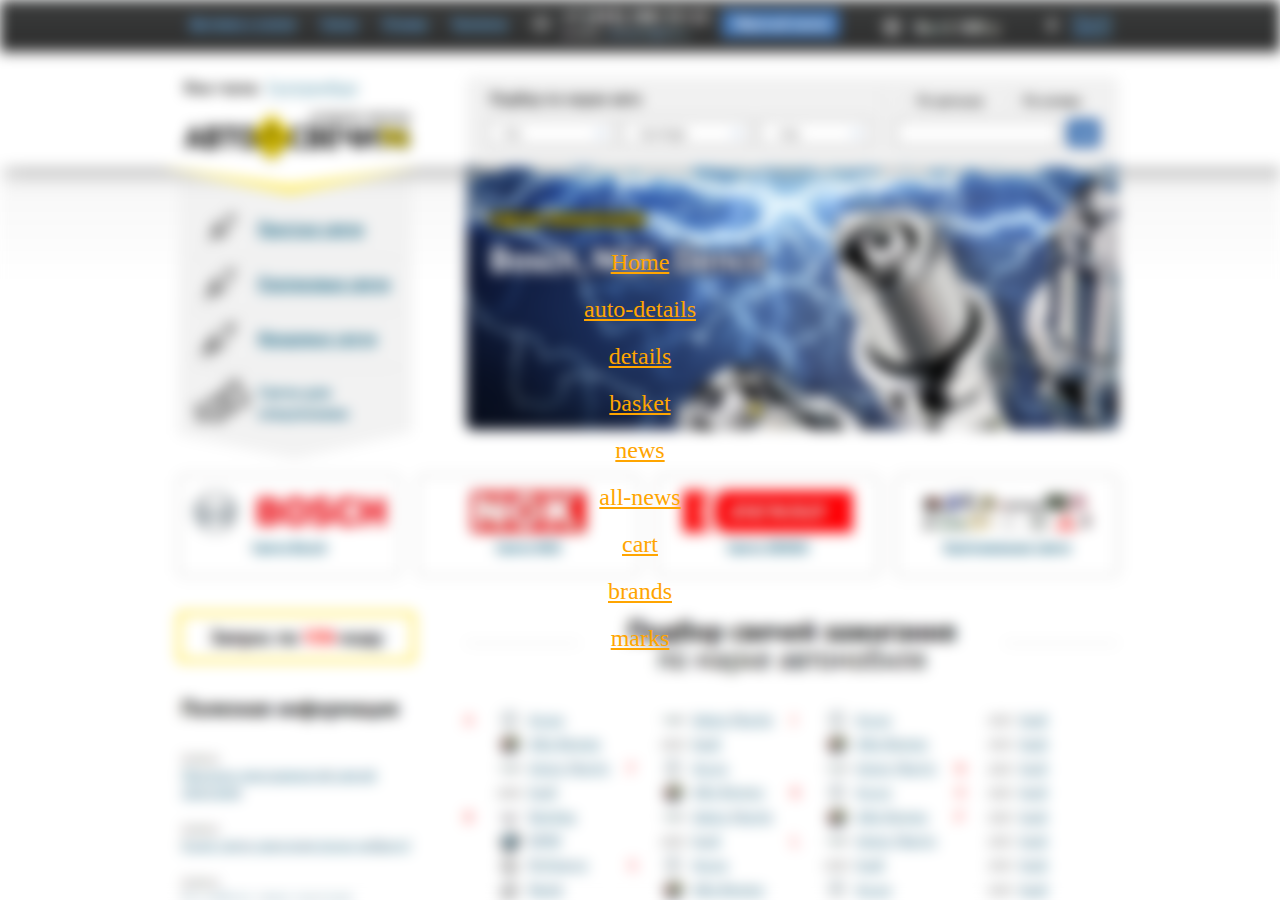
<file: index.html>
<!DOCTYPE html>
<html lang="en">
<head>
	<meta charset="UTF-8">
	<title>Document</title>
	<style>
		html {
			height: 100%;
		}
		body {
			display: table;
			margin: 0;
			width: 100%;
			height: 100%;
			text-align: center;
		}
		body:before {
			content: '';
			position: absolute;
			left: 0;
			top: 0;
			bottom: 0;
			right: 0;
			width: 100%;
			display: block;
			background: url(img/prev.png) no-repeat;
			-webkit-background-size: cover;
			background-size: cover;
		 	-webkit-filter: blur(7px);
			 -moz-filter: blur(7px);
			 -o-filter: blur(7px);
			 -ms-filter: blur(7px);
			 filter: blur(7px);
			z-index: -1;
		}
		.container {
			display: table-cell;
			vertical-align: middle;
		}
		a {
			display: block;
			padding: 10px 0;
			font-size: 24px;
			color: orange;
		}
		a:hover {
			text-decoration: none;
		}
	</style>
</head>
<body>
	<div class="container">
		<a href="home.html" target="_blank">Home</a>
		<a href="auto-details.html" target="_blank">auto-details</a>
		<a href="details.html" target="_blank">details</a>
		<a href="basket.html" target="_blank">basket</a>
		<a href="news.html" target="_blank">news</a>
		<a href="all-news.html" target="_blank">all-news</a>
		<a href="cart.html" target="_blank">cart</a>
		<a href="catalog-brand" target="_blank">brands</a>
		<a href="catalog-marks" target="_blank">marks</a>
	</div>
</body>
</html>
</file>
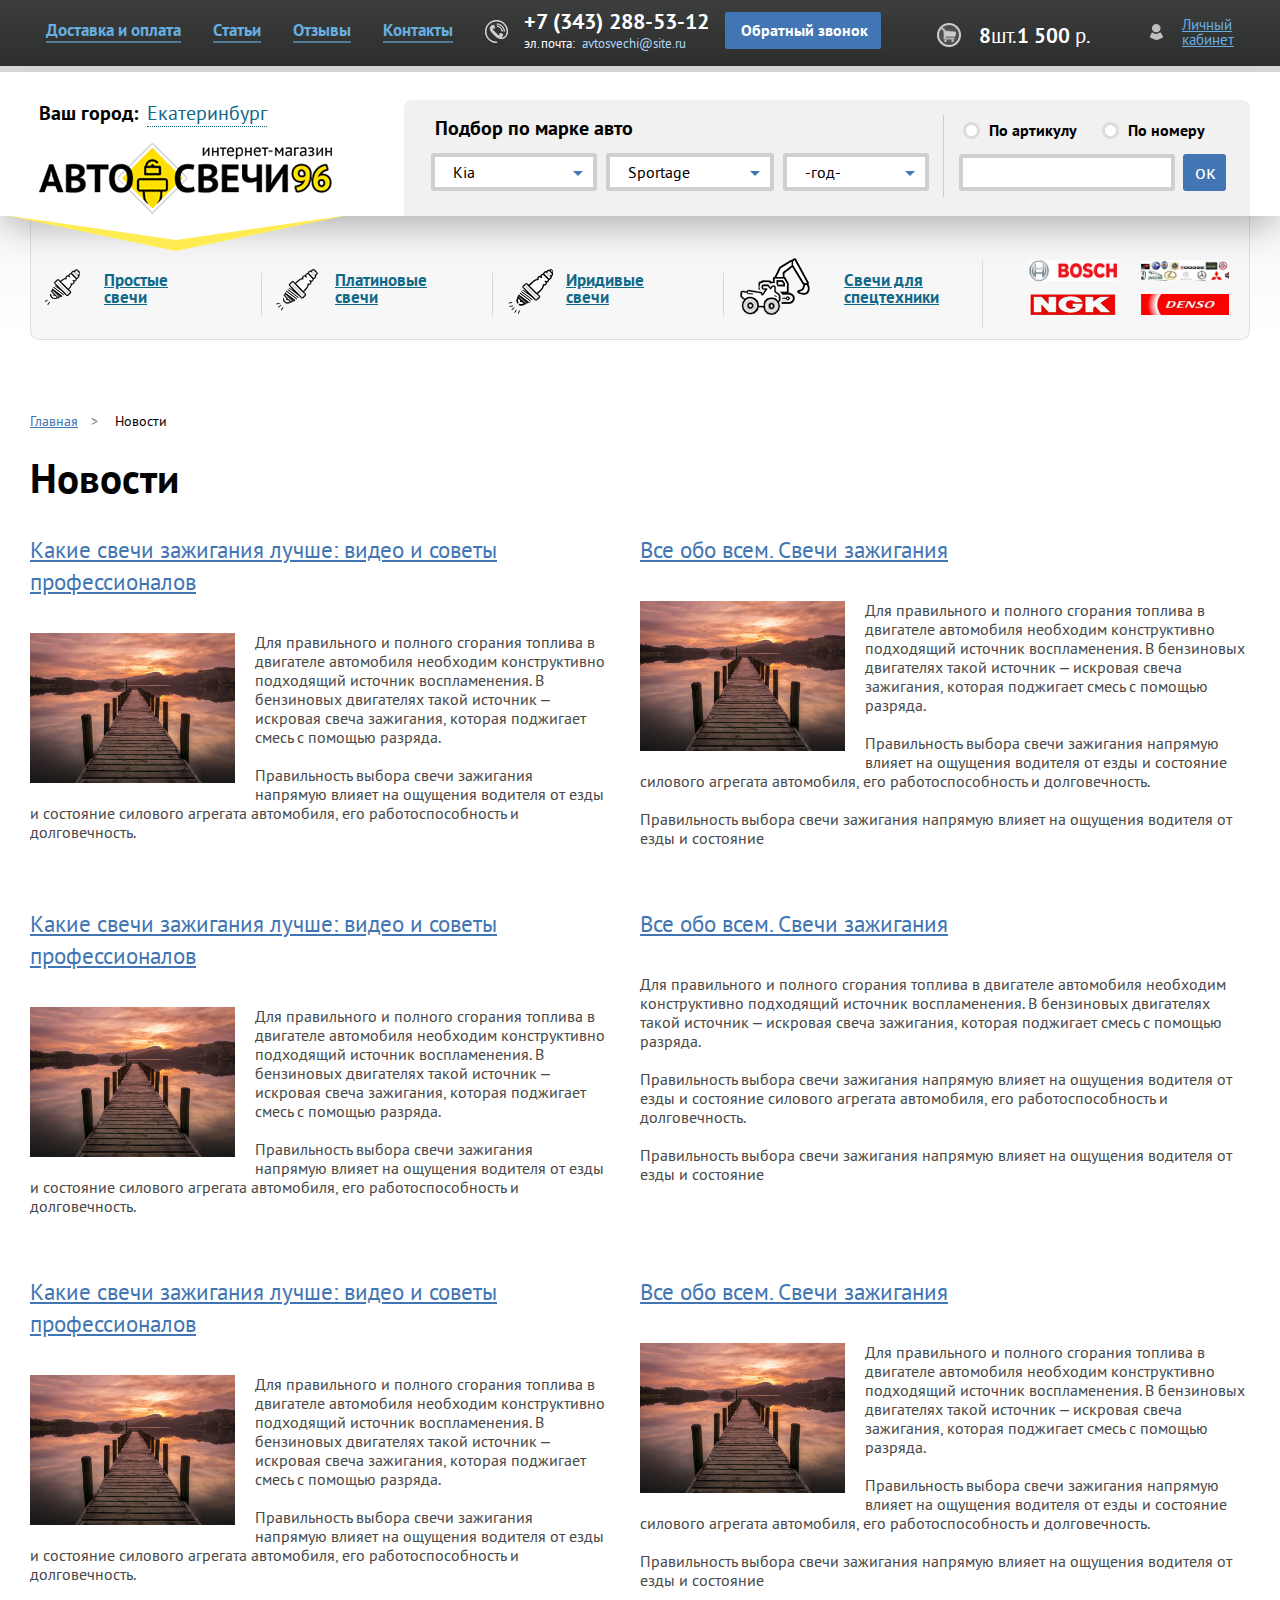
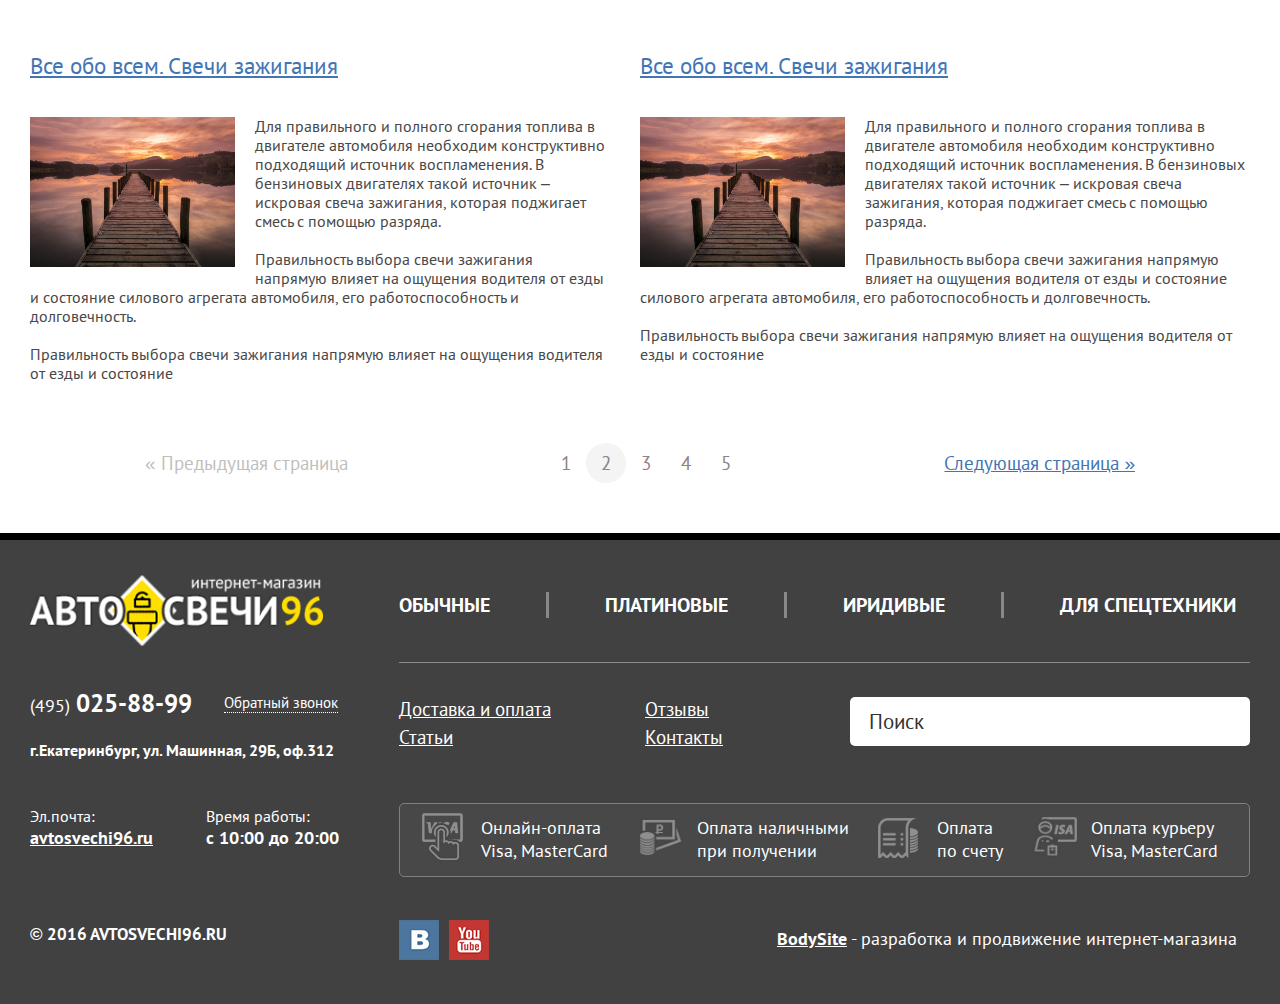
<file: all-news.html>
<!DOCTYPE html>
<html lang="en">

<head>
  <meta charset="UTF-8">
  <title>main</title>
  <link rel="stylesheet" href="css/clear.css">
  <link rel="stylesheet" href="css/style.css">
  
  <script src="https://code.jquery.com/jquery-1.12.4.min.js" integrity="sha256-ZosEbRLbNQzLpnKIkEdrPv7lOy9C27hHQ+Xp8a4MxAQ=" crossorigin="anonymous"></script>
  <script src="js/jquery-placeholder.min.js"></script>
  <script src="js/owl.carousel.min.js"></script>
  <script src="js/form-styler.min.js"></script>
  <script src="js/main.js"></script>
</head>

<body>
<div class="wrapper">
  <div class="header">
      <div class="top-header">
        <div class="main-cont clearfix">
         
          <div class="top-nav-menu">
            <a href="#" class="top-nav-menu__item"><span>Доставка и оплата</span></a>
            <a href="#" class="top-nav-menu__item top-nav-menu__item--two"><span>Статьи</span></a>
            <a href="#" class="top-nav-menu__item"><span>Отзывы</span></a>
            <a href="#" class="top-nav-menu__item"><span>Контакты</span></a>
          </div>
          
          <div class="top-callback">
            <div class="top__ico"><img src="img/Layer-30-copy-2.png" alt=""></div>
            <div class="top-callback__contacts">
             <div class="top-phone">+7 (343) 288-53-12</div>
              <div class="top-mail"><span>эл.почта:</span><span><a href="">avtosvechi@site.ru</a></span></div>
            </div>
            <div class="top-callback__btn">Обратный звонок</div>
          </div>
          <div class="top-basket">
           <a href="#">
              <div class="top__ico"><img src="img/MergedLayers.png" alt=""></div>
             <div class="top-basket__quantity"><span>8</span><span class='top-basket__quantity--pcs'>шт.</span><span>1 500 </span><span class='top-basket__quantity--pcs'>р.</span></div>
            </a>
          </div>
          
          <div class="top-lk">
            <a href="#"><div class="top__ico"><img src="img/Layer-29.png" alt=""></div><div class="top-lk__text js-top-lk__text">Личный кабинет</div></a>
          </div>
        </div>
      </div>
      <div class="top-header-second">
       <div class="main-cont clearfix">
       
         <div class="top-header-second__logo-reg">
          <div class="logo-reg-region">
            <span class="city-pre-txt">Ваш город:</span>
            <span class="city-select js-city-select">Екатеринбург</span>
          </div>
          <div class="logo"><a href="#"><img src="img/logo.png" alt=""></a></div>
        </div>
        
        <div class="top-header-second__filter">
           
            <div class="filte-auto-options">
            <h3 class="filter-title">Подбор по марке авто</h3>
            <div class="selects-filter">
              <div class="button__select btn-select-car">
                <select class="select-arr">
                  <option>Kia</option>
                  <option>Ne Kia</option>
                </select>
              </div>
              
              <div class="button__select btn-select-mark">
                <select class="select-arr">
                  <option>Sportage</option>
                  <option>Sportage super very fast simple cool hah</option>
                </select>
              </div>
                
              <div class="button__select btn-seleft-year">
                <select class="select-arr">
                  <option>-год-</option>
                  <option>2007</option>
                </select>
              </div>
            </div>
          </div>
          
          <div class="filter-article-number">
            <div class="filter-article-number__radioBtn">
              <div class="top-filter__radioBtn--wrap">
                <label class='vam' name="menu-select" for="menu-select">
                  <input class='top-filter__radioBtn' name="menu-select" type='radio' id="menu-select">
                  <span class="selection-button"></span>
                  <span class="top-filter__text">По артикулу</span>
                </label>
              </div>
            
              <div class="top-filter__radioBtn--wrap">
                <label class='vam' name="menu-select" for="menu-select2">
                  <input class='top-filter__radioBtn' name="menu-select" type="radio" id="menu-select2">
                  <span class="selection-button"></span>
                  <span class="top-filter__text">По номеру</span>
                 </label>
              </div>
            </div>
            <div class="article-fild--wrap"><input class='article-fild' type="text"><button class="submit-top-filter">ок</button></div>
          </div>
        </div>
        
       </div>
      </div>
  </div>


<div class="main-cont">
    <div class="product-menu product-menu--center clearfix">

      <a href='#' class="product-menu__item item-svechi item-svechi--simple ">
        <div class="product-menu__text">Простые свечи</div>
      </a>
      <a href='#' class="product-menu__item  item-svechi  item-svechi--platina ">
        <div class="product-menu__text">Платиновые свечи</div>
      </a>
      <a href='#' class="product-menu__item  item-svechi  item-svechi--irid ">
        <div class="product-menu__text">Иридивые свечи</div>
      </a>
      <a href='#' class="product-menu__item  item-svechi  item-svechi--spec ">
        <div class="product-menu__text">Свечи для спецтехники</div>
      </a>
    
     <div class="product-menu--cneter__category-img">
      <div class="category-img--wrap clearfix">
       <div class="category-img__item"><img src="img/Layer-15.png" alt=""></div>
       <div class="category-img__item"><img src="img/Layer-18.png" alt=""></div>
      </div>
      <div class="category-img--wrap clearfix">
       <div class="category-img__item"><img src="img/Layer-16.png" alt=""></div>
       <div class="category-img__item"><img src="img/Layer-17.png" alt=""></div>
       </div>
     </div>
  
  
   </div>
  </div>
  
  <div class="news">
    <div class="main-cont">
      <ul class="bread-crumbs">
        <li class="bread-crumbs__item"><a href="" class="bread-crumbs__link">Главная</a><span class="bread-crumbs__arr">></span></li>
        <li class="bread-crumbs__item"><a href="" class="bread-crumbs__link">Новости</a></li>
      </ul>
      <h1 class="news__title">Новости</h1>
      <ul class="news-grid">
        <li class="news-grid__item news-item">
          <h3 class="news-item__title">
            <a class="news-item__link" href="">Какие свечи зажигания лучше: видео и советы профессионалов</a>
          </h3>
          <div class="news-item__descr">
            <img class="news-item__img" src="img/big.jpg" alt='img' />
            <p>Для правильного и полного сгорания топлива в двигателе автомобиля необходим конструктивно подходящий источник воспламенения. В бензиновых двигателях такой источник – искровая свеча зажигания, которая поджигает смесь с помощью разряда.</p>
            <p>Правильность выбора свечи зажигания напрямую влияет на ощущения водителя от езды и состояние силового агрегата автомобиля, его работоспособность и долговечность.</p>
          </div>
        </li>
        <li class="news-grid__item news-item">
          <h3 class="news-item__title">
            <a class="news-item__link" href="">Все обо всем. Свечи зажигания</a>
          </h3>
          <div class="news-item__descr">
            <img class="news-item__img" src="img/big.jpg" alt='img' />
            <p>Для правильного и полного сгорания топлива в двигателе автомобиля необходим конструктивно подходящий источник воспламенения. В бензиновых двигателях такой источник – искровая свеча зажигания, которая поджигает смесь с помощью разряда.</p>
            <p>Правильность выбора свечи зажигания напрямую влияет на ощущения водителя от езды и состояние силового агрегата автомобиля, его работоспособность и долговечность.</p>
            <p>Правильность выбора свечи зажигания напрямую влияет на ощущения водителя от езды и состояние</p>
          </div>
        </li>
        <li class="news-grid__item news-item">
          <h3 class="news-item__title">
            <a class="news-item__link" href="">Какие свечи зажигания лучше: видео и советы профессионалов</a>
          </h3>
          <div class="news-item__descr">
            <img class="news-item__img" src="img/big.jpg" alt='img' />
            <p>Для правильного и полного сгорания топлива в двигателе автомобиля необходим конструктивно подходящий источник воспламенения. В бензиновых двигателях такой источник – искровая свеча зажигания, которая поджигает смесь с помощью разряда.</p>
            <p>Правильность выбора свечи зажигания напрямую влияет на ощущения водителя от езды и состояние силового агрегата автомобиля, его работоспособность и долговечность.</p>
          </div>
        </li>
        <li class="news-grid__item news-item">
          <h3 class="news-item__title">
            <a class="news-item__link" href="">Все обо всем. Свечи зажигания</a>
          </h3>
          <div class="news-item__descr">
            <p>Для правильного и полного сгорания топлива в двигателе автомобиля необходим конструктивно подходящий источник воспламенения. В бензиновых двигателях такой источник – искровая свеча зажигания, которая поджигает смесь с помощью разряда.</p>
            <p>Правильность выбора свечи зажигания напрямую влияет на ощущения водителя от езды и состояние силового агрегата автомобиля, его работоспособность и долговечность.</p>
            <p>Правильность выбора свечи зажигания напрямую влияет на ощущения водителя от езды и состояние</p>
          </div>
        </li>
        <li class="news-grid__item news-item">
          <h3 class="news-item__title">
            <a class="news-item__link" href="">Какие свечи зажигания лучше: видео и советы профессионалов</a>
          </h3>
          <div class="news-item__descr">
            <img class="news-item__img" src="img/big.jpg" alt='img' />
            <p>Для правильного и полного сгорания топлива в двигателе автомобиля необходим конструктивно подходящий источник воспламенения. В бензиновых двигателях такой источник – искровая свеча зажигания, которая поджигает смесь с помощью разряда.</p>
            <p>Правильность выбора свечи зажигания напрямую влияет на ощущения водителя от езды и состояние силового агрегата автомобиля, его работоспособность и долговечность.</p>
          </div>
        </li>
        <li class="news-grid__item news-item">
          <h3 class="news-item__title">
            <a class="news-item__link" href="">Все обо всем. Свечи зажигания</a>
          </h3>
          <div class="news-item__descr">
            <img class="news-item__img" src="img/big.jpg" alt='img' />
            <p>Для правильного и полного сгорания топлива в двигателе автомобиля необходим конструктивно подходящий источник воспламенения. В бензиновых двигателях такой источник – искровая свеча зажигания, которая поджигает смесь с помощью разряда.</p>
            <p>Правильность выбора свечи зажигания напрямую влияет на ощущения водителя от езды и состояние силового агрегата автомобиля, его работоспособность и долговечность.</p>
            <p>Правильность выбора свечи зажигания напрямую влияет на ощущения водителя от езды и состояние</p>
          </div>
        </li>
        <li class="news-grid__item news-item">
          <h3 class="news-item__title">
            <a class="news-item__link" href="">Все обо всем. Свечи зажигания</a>
          </h3>
          <div class="news-item__descr">
            <img class="news-item__img" src="img/big.jpg" alt='img' />
            <p>Для правильного и полного сгорания топлива в двигателе автомобиля необходим конструктивно подходящий источник воспламенения. В бензиновых двигателях такой источник – искровая свеча зажигания, которая поджигает смесь с помощью разряда.</p>
            <p>Правильность выбора свечи зажигания напрямую влияет на ощущения водителя от езды и состояние силового агрегата автомобиля, его работоспособность и долговечность.</p>
            <p>Правильность выбора свечи зажигания напрямую влияет на ощущения водителя от езды и состояние</p>
          </div>
        </li>
        <li class="news-grid__item news-item">
          <h3 class="news-item__title">
            <a class="news-item__link" href="">Все обо всем. Свечи зажигания</a>
          </h3>
          <div class="news-item__descr">
            <img class="news-item__img" src="img/big.jpg" alt='img' />
            <p>Для правильного и полного сгорания топлива в двигателе автомобиля необходим конструктивно подходящий источник воспламенения. В бензиновых двигателях такой источник – искровая свеча зажигания, которая поджигает смесь с помощью разряда.</p>
            <p>Правильность выбора свечи зажигания напрямую влияет на ощущения водителя от езды и состояние силового агрегата автомобиля, его работоспособность и долговечность.</p>
            <p>Правильность выбора свечи зажигания напрямую влияет на ощущения водителя от езды и состояние</p>
          </div>
        </li>
      </ul>
    <div class="news-pagination">
      <a href="" class="news-pagination__link news-pagination__link--previous-page  news-pagination__link--disabled">« Предыдущая страница</a>
      <a href="" class="news-pagination__link news-pagination__link--number-page">1</a>
      <a href="" class="news-pagination__link news-pagination__link--number-page news-pagination__link--active-page">2</a>
      <a href="" class="news-pagination__link news-pagination__link--number-page">3</a>
      <a href="" class="news-pagination__link news-pagination__link--number-page">4</a>
      <a href="" class="news-pagination__link news-pagination__link--number-page">5</a>
      <a href="" class="news-pagination__link news-pagination__link--next-page">Следующая страница »</a>
    </div>
    </div>
  </div>
</div>
<div class="footer">
      <div class="main-cont clearfix">
       
        <div class="footer__contact-logo">
        <div class="footer__logo"><img src="img/ft_logo.png" alt=""></div>
        <div class="footer__contacts">
          <div class="footer__callback">
            <span class="footer__phone"><span>(495)</span> 025-88-99</span><span class="footer__callback--btn"><a href="">Обратный звонок</a></span>
            <div class="footer__adress">г.Екатеринбург, ул. Машинная, 29Б, оф.312</div>
          </div>
          <div class="footer__contact-second clearfix">
            <div class="footer__email">
              <div class='ft__contact-second--small-text'>Эл.почта:</div>
              <div class='ft__contact-second--big-text'><a href="">avtosvechi96.ru</a></div>
            </div>
            <div class="footer__time-work">
              <div class='ft__contact-second--small-text'>Время работы:</div>
              <div class='ft__contact-second--big-text'>c 10:00 до 20:00</div>
            </div>
          </div>
          
          <div class="copyright">© 2016 avtosvechi96.ru</div>
          
        </div>
        </div>
        
        <div class="footer__second-part">
          <ul class="footer__inner-menu clearfix">
            <li class="inner-menu-item"><a href="#">Обычные</a></li>
            <li class="inner-menu-item"><a href="#">платиновые</a></li>
            <li class="inner-menu-item"><a href="#">Иридивые</a></li>
            <li class="inner-menu-item"><a href="#">для спецтехники</a></li>
          </ul>
          
          <div class="footer__service clearfix">
              <div class="ft-service-item">
                <div><a href="#">Доставка и оплата</a></div>
                <div><a href="#">Статьи</a></div>
              </div>
              
            <div class="ft-service-item">
              <div><a href="#">Отзывы</a></div>
              <div><a href="#">Контакты</a></div>
            </div>
            
            
            <div class="footer__search"><input placeholder="Поиск" type='search' class="footer__search-fild"></div>
          </div>
          
          <div class="footer__how-pay clearfix">
           
            <div class="how-pay-item how-pay-item-visa">
              <div class="pay-img"><img src="img/pays.png" alt=""></div>
              <div class="pay-text">Онлайн-оплата Visa, MasterCard</div>
            </div>
            
            <div class="how-pay-item how-pay-item-nal">
              <div class="pay-img"><img src="img/dolar.png" alt=""></div>
              <div class="pay-text">Оплата наличными при получении</div>
            </div>
            
            <div class="how-pay-item how-pay-item-score">
              <div class="pay-img"><img src="img/doc.png" alt=""></div>
              <div class="pay-text">Оплата по счету</div>
            </div>
            
            <div class="how-pay-item how-pay-item-visa">
              <div class="pay-img"><img src="img/curer.png" alt=""></div>
              <div class="pay-text">Оплата курьеру Visa, MasterCard</div>
            </div>
          </div>
          
          <div class="footer__links clearfix">
            <ul class="footer__social">
              <li><a href="#"><img src="img/Layer-40.png" alt=""></a></li>
              <li><a href="#"><img src="img/Layer-39.png" alt=""></a></li>
            </ul>
            
            <div class="company-developer"><a href="#"><span>BodySite</span> - разработка и продвижение интернет-магазина</a></div>
          </div>
        </div>
        
      </div>
  </div>
</body>
</file>
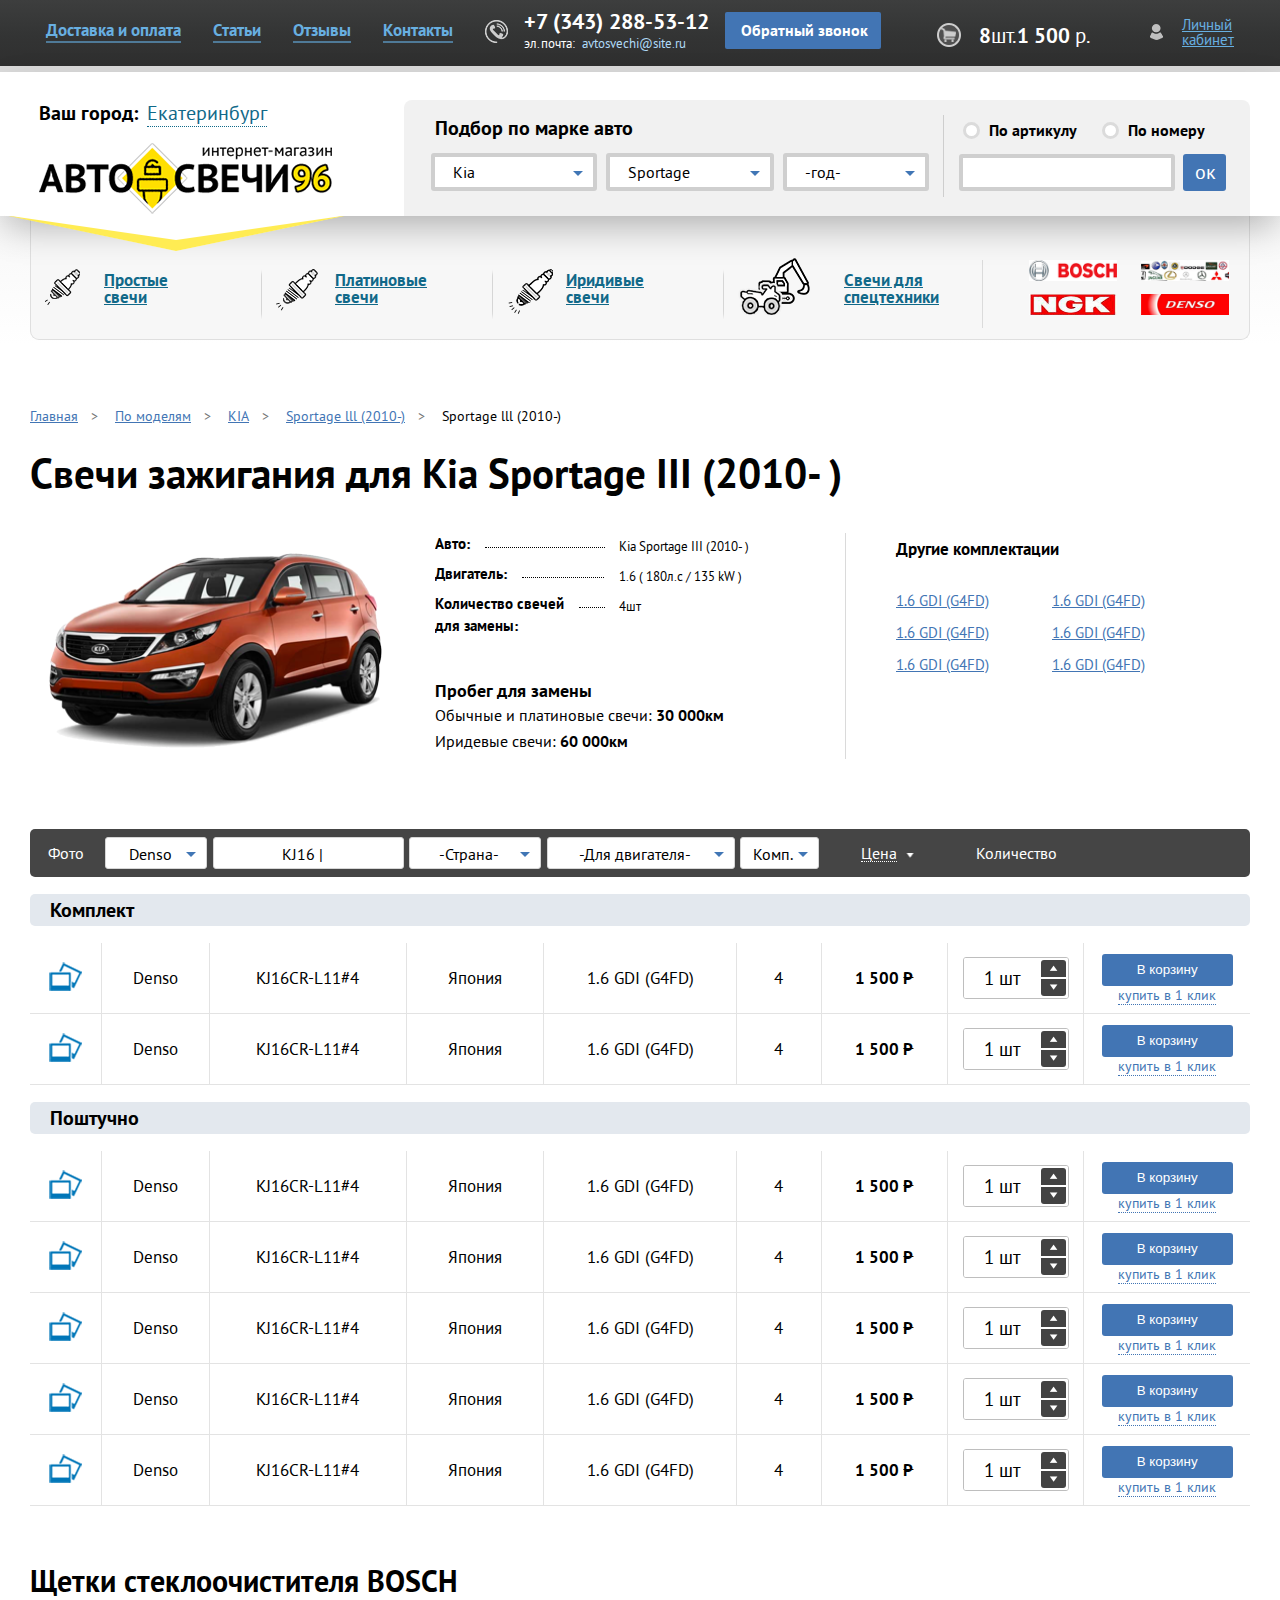
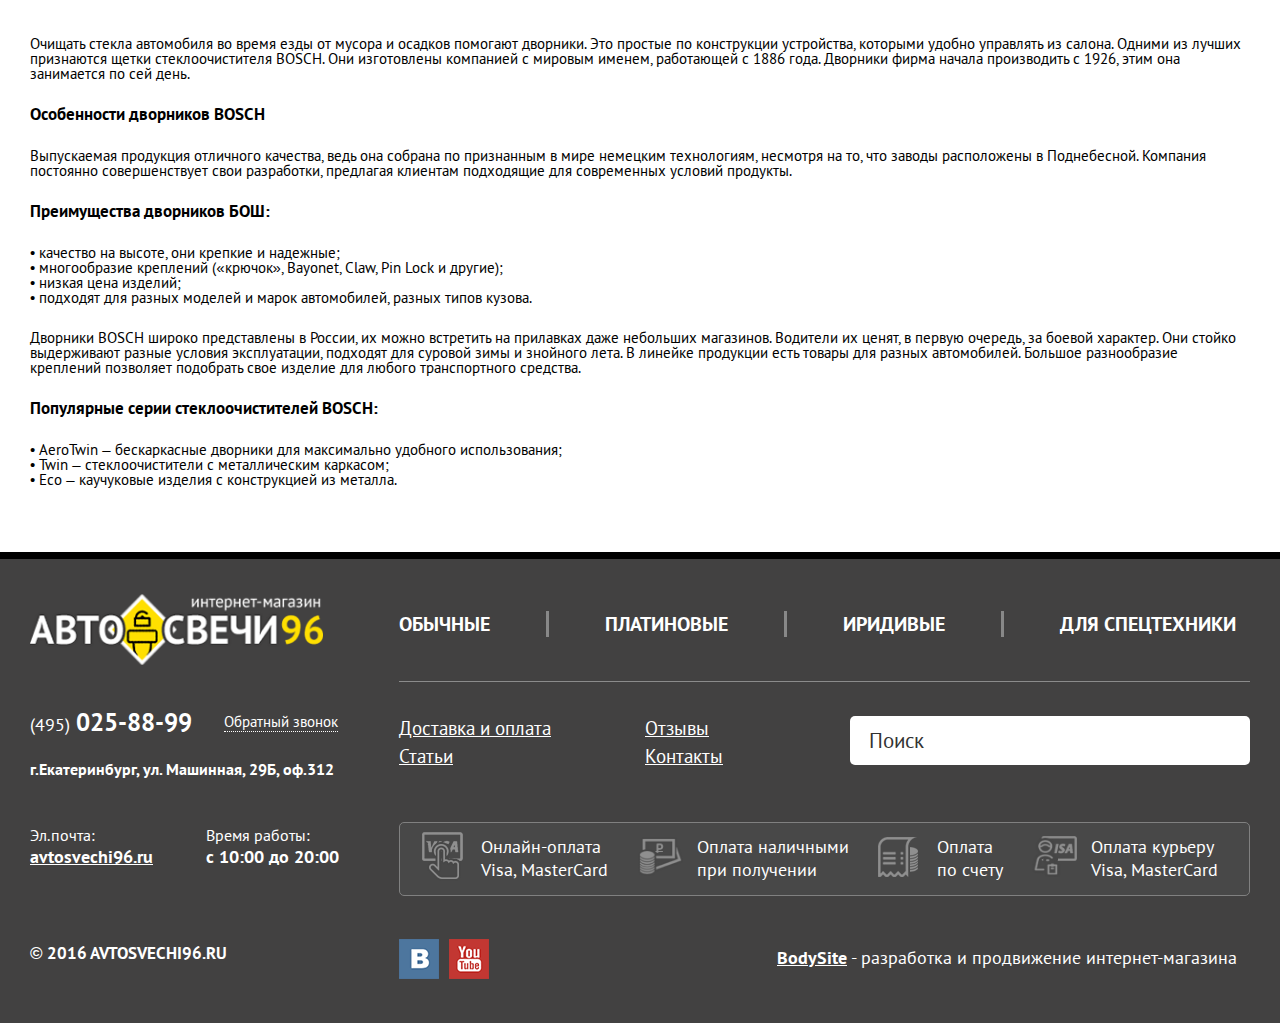
<file: auto-details.html>
<!DOCTYPE html>
<html lang="ru">

<head>
  <meta charset="UTF-8">
  <title>auto-details</title>
  <link rel="stylesheet" href="css/clear.css">
  <link rel="stylesheet" href="css/style.css">
  
  <script src="https://code.jquery.com/jquery-1.12.4.min.js" integrity="sha256-ZosEbRLbNQzLpnKIkEdrPv7lOy9C27hHQ+Xp8a4MxAQ=" crossorigin="anonymous"></script>
  <script src="js/jquery-placeholder.min.js"></script>
  <script src="js/owl.carousel.min.js"></script>
  <script src="js/form-styler.min.js"></script>
  <script src="js/main.js"></script>
</head>

<body>
<div class="wrapper">
 <div class="header">
      <div class="top-header">
        <div class="main-cont clearfix">
         
          <div class="top-nav-menu">
            <a href="#" class="top-nav-menu__item"><span>Доставка и оплата</span></a>
            <a href="#" class="top-nav-menu__item top-nav-menu__item--two"><span>Статьи</span></a>
            <a href="#" class="top-nav-menu__item"><span>Отзывы</span></a>
            <a href="#" class="top-nav-menu__item"><span>Контакты</span></a>
          </div>
          
          <div class="top-callback">
            <div class="top__ico"><img src="img/Layer-30-copy-2.png" alt=""></div>
            <div class="top-callback__contacts">
             <div class="top-phone">+7 (343) 288-53-12</div>
              <div class="top-mail"><span>эл.почта:</span><span><a href="">avtosvechi@site.ru</a></span></div>
            </div>
            <div class="top-callback__btn">Обратный звонок</div>
          </div>
          <div class="top-basket">
           <a href="#">
              <div class="top__ico"><img src="img/MergedLayers.png" alt=""></div>
             <div class="top-basket__quantity"><span>8</span><span class='top-basket__quantity--pcs'>шт.</span><span>1 500 </span><span class='top-basket__quantity--pcs'>р.</span></div>
            </a>
          </div>
          
          <div class="top-lk">
            <a href="#"><div class="top__ico"><img src="img/Layer-29.png" alt=""></div><div class="top-lk__text js-top-lk__text">Личный кабинет</div></a>
          </div>
        </div>
      </div>
      <div class="top-header-second">
       <div class="main-cont clearfix">
       
         <div class="top-header-second__logo-reg">
          <div class="logo-reg-region">
            <span class="city-pre-txt">Ваш город:</span>
            <span class="city-select js-city-select">Екатеринбург</span>
          </div>
          <div class="logo"><a href="#"><img src="img/logo.png" alt=""></a></div>
        </div>
        
        <div class="top-header-second__filter">
           
            <div class="filte-auto-options">
            <h3 class="filter-title">Подбор по марке авто</h3>
            <div class="selects-filter">
              <div class="button__select btn-select-car">
                <select class="select-arr">
                  <option>Kia</option>
                  <option>Ne Kia</option>
                </select>
              </div>
              
              <div class="button__select btn-select-mark">
                <select class="select-arr">
                  <option>Sportage</option>
                  <option>Sportage super very fast simple cool hah</option>
                </select>
              </div>
                
              <div class="button__select btn-seleft-year">
                <select class="select-arr">
                  <option>-год-</option>
                  <option>2007</option>
                </select>
              </div>
            </div>
          </div>
          
          <div class="filter-article-number">
            <div class="filter-article-number__radioBtn">
              <div class="top-filter__radioBtn--wrap">
                <label class='vam' name="menu-select" for="menu-select">
                  <input class='top-filter__radioBtn' name="menu-select" type='radio' id="menu-select">
                  <span class="selection-button"></span>
                  <span class="top-filter__text">По артикулу</span>
                </label>
              </div>
            
              <div class="top-filter__radioBtn--wrap">
                <label class='vam' name="menu-select" for="menu-select2">
                  <input class='top-filter__radioBtn' name="menu-select" type="radio" id="menu-select2">
                  <span class="selection-button"></span>
                  <span class="top-filter__text">По номеру</span>
                 </label>
              </div>
            </div>
            <div class="article-fild--wrap"><input class='article-fild' type="text"><button class="submit-top-filter">ок</button></div>
          </div>
        </div>
        
       </div>
      </div>
  </div>


<div class="main-cont">
    <div class="product-menu product-menu--center clearfix">

     <a href='#' class="product-menu__item item-svechi item-svechi--simple ">
            <div class="product-menu__text">Простые свечи</div>
          </a>
          
        <a href='#' class="product-menu__item  item-svechi  item-svechi--platina ">
            <div class="product-menu__text">Платиновые свечи</div>
          </a>
          
          <a href='#' class="product-menu__item  item-svechi  item-svechi--irid ">
            <div class="product-menu__text">Иридивые свечи</div>
          </a>
          
          <a href='#' class="product-menu__item  item-svechi  item-svechi--spec ">
            <div class="product-menu__text">Свечи для спецтехники</div>
          </a>
    
     <div class="product-menu--cneter__category-img">
      <div class="category-img--wrap clearfix">
       <div class="category-img__item"><img src="img/Layer-15.png" alt=""></div>
       <div class="category-img__item"><img src="img/Layer-18.png" alt=""></div>
      </div>
      <div class="category-img--wrap clearfix">
       <div class="category-img__item"><img src="img/Layer-16.png" alt=""></div>
       <div class="category-img__item"><img src="img/Layer-17.png" alt=""></div>
       </div>
     </div>
  
  
   </div>
  </div>
  
  <div class="auto-details">
    <div class="main-cont">
      <ul class="bread-crumbs">
        <li class="bread-crumbs__item"><a href="" class="bread-crumbs__link">Главная</a> <span class="bread-crumbs__arr">></span></li>
        <li class="bread-crumbs__item"><a href="" class="bread-crumbs__link">По моделям</a> <span class="bread-crumbs__arr">></span></li>
        <li class="bread-crumbs__item"><a href="" class="bread-crumbs__link">KIA</a> <span class="bread-crumbs__arr">></span></li>
        <li class="bread-crumbs__item"><a href="" class="bread-crumbs__link">Sportage lll (2010-)</a> <span class="bread-crumbs__arr">></span></li>
        <li class="bread-crumbs__item"><a href="" class="bread-crumbs__link">Sportage lll (2010-)</a></li>
      </ul>
      <h1 class="auto-details__title">Свечи зажигания для Kia Sportage III (2010- )</h1>
      <div class="auto-card clearfix">
        <div class="auto-card__img">
          <img src="img/auto-card.png" alt="details">
        </div>
        <div class="auto-card__descr">
          <dl class="auto-card__info">
            <dt class="auto-card__info-label"><span>Авто:</span></dt>
            <dd class="auto-card__info-value">Kia Sportage III (2010- )</dd>
            <dt class="auto-card__info-label"><span>Двигатель:</span></dt>
            <dd class="auto-card__info-value">1.6 ( 180л.с / 135 kW )</dd>
            <dt class="auto-card__info-label"><span>Количество свечей <br>для замены:</span></dt>
            <dd class="auto-card__info-value">4шт</dd>
          </dl>
          <div class="auto-card__info-title">Пробег для замены</div>
          <div class="auto-card__info-descr">Обычные и платиновые свечи:  <b>30 000км</b></div>
          <div class="auto-card__info-descr">Иридевые свечи: <b>60 000км</b></div>
        </div>
        <div class="another-comp">
          <div class="another-comp__title">Другие комплектации</div>
          <ul class="more-complect">
            <li class="more-complect__item"><a href="">1.6 GDI (G4FD)</a></li>
            <li class="more-complect__item"><a href="">1.6 GDI (G4FD)</a></li>
            <li class="more-complect__item"><a href="">1.6 GDI (G4FD)</a></li>
          </ul>
          <ul class="more-complect">
            <li class="more-complect__item"><a href="">1.6 GDI (G4FD)</a></li>
            <li class="more-complect__item"><a href="">1.6 GDI (G4FD)</a></li>
            <li class="more-complect__item"><a href="">1.6 GDI (G4FD)</a></li>
          </ul>
        </div>
      </div>
      <table class="spark-plug">
        <thead class="spark-plug__filter">
          <tr>
            <th class="spark-plug__header-item spark-plug__header-item--border-left">Фото</th>
            <th class="spark-plug__header-item">
              <div class="spark-plug__filter-field">
                <select class="select-arr">
                  <option>Denso</option>
                  <option>Dance Dance Dance</option>
                </select>
              </div>
            </th>
            <th class="spark-plug__header-item">
              <div class="spark-plug__filter-field">
                <select>
                  <option>KJ16 |</option>
                  <option>KJ 255</option>
                  <option>KJ 55</option>
                </select>
              </div>
            </th>
            <th class="spark-plug__header-item">
              <div class="spark-plug__filter-field">
                <select class="select-arr">
                  <option>-Страна-</option>
                  <option>-Страна-</option>
                  <option>-Страна-</option>
                  <option>-Страна-</option>
                </select>
              </div>
            </th>
            <th class="spark-plug__header-item">
              <div class="spark-plug__filter-field">
                <select class="select-arr">
                  <option>-Для двигателя-</option>
                  <option>-Страна-</option>
                  <option>-Страна-</option>
                  <option>-Страна-</option>
                </select>
              </div>
            </th>
            <th class="spark-plug__header-item">
              <div class="spark-plug__filter-field spark-plug__filter-field--comp">
                <select class="select-arr">
                  <option>Комп.</option>
                  <option>-Страна-</option>
                  <option>-Страна-</option>
                  <option>-Страна-</option>
                </select>
              </div>
            </th>
            <th class="spark-plug__header-item">
              <div class="spark-plug__filter-price">  
                <select class="select-arr-white">
                  <option selected>Цена</option>
                  <option>1500p</option>
                  <option>1600p</option>
                </select>
              </div>
            </th>
            <th class="spark-plug__header-item">Количество</th>
            <th class="spark-plug__header-item spark-plug__header-item--border-right"></th>
          </tr>
        </thead>
        <tbody>
          <tr>
            <td colspan="9" class="spark-plug__row-space"></td>
          </tr>
          <tr>
            <td colspan="9" class="spark-plug__title">Комплект</td>
          </tr>
           <tr>
            <td colspan="9" class="spark-plug__row-space"></td>
          </tr>
          <tr class="spark-plug__item spark-plug__item--apiece">
            <td><img src="img/photo-img.png" alt=""></td>
            <td>
              <span class="spark-plug__name">Denso</span>
            </td>
            <td>
              <span class="spark-plug__id">KJ16CR-L11#4</span>
            </td>
            <td>
              <span class="spark-plug__country">Япония</span>
            </td>
            <td>
              <span class="spark-plug__engine">1.6 GDI (G4FD)</span>
            </td>
            <td>
              <span class="spark-plug__comp">4</span>
            </td>
            <td>
              <span class="spark-plug__price"><b>1 500 <del>Р</del></b></span>
            </td>
            <td>
              <div class="spark-plug__amount btn-value">
                <input type="text" value="1 шт" class="btn-value__text" readonly>
                <div class="btn-value__count btn-value__count--plus">
                  <img src="img/arr-up.png" class="noselect" alt="up">
                </div>
                <div class="btn-value__count btn-value__count--minus">
                  <img src="img/arr-down.png" class="noselect" alt="up">
                </div>
              </div>
            </td>
            <td>
              <button class="spark-plug__to-basket">В корзину</button>
              <a href="" class="spark-plug__one-click">купить в 1 клик</a>
            </td>
          </tr>
          <tr class="spark-plug__item spark-plug__item--apiece">
            <td><img src="img/photo-img.png" alt=""></td>
            <td>
              <span class="spark-plug__name">Denso</span>
            </td>
            <td>
              <span class="spark-plug__id">KJ16CR-L11#4</span>
            </td>
            <td>
              <span class="spark-plug__country">Япония</span>
            </td>
            <td>
              <span class="spark-plug__engine">1.6 GDI (G4FD)</span>
            </td>
            <td>
              <span class="spark-plug__comp">4</span>
            </td>
            <td>
              <span class="spark-plug__price"><b>1 500 <del>Р</del></b></span>
            </td>
            <td>
              <div class="spark-plug__amount btn-value">
                <input type="text" value="1 шт" class="btn-value__text" readonly>
                <div class="btn-value__count btn-value__count--plus">
                  <img src="img/arr-up.png" class="noselect" alt="up">
                </div>
                <div class="btn-value__count btn-value__count--minus">
                  <img src="img/arr-down.png" class="noselect" alt="up">
                </div>
              </div>
            </td>
            <td>
              <button class="spark-plug__to-basket">В корзину</button>
              <a href="" class="spark-plug__one-click">купить в 1 клик</a>
            </td>
          </tr>
          <tr>
            <td colspan="9" class="spark-plug__row-space"></td>
          </tr>
          <tr>
            <td colspan="9" class="spark-plug__title">Поштучно</td>
          </tr>
           <tr>
            <td colspan="9" class="spark-plug__row-space"></td>
          </tr>
          <tr class="spark-plug__item spark-plug__item--border-b">
            <td><img src="img/photo-img.png" alt=""></td>
            <td>
              <span class="spark-plug__name">Denso</span>
            </td>
            <td>
              <span class="spark-plug__id">KJ16CR-L11#4</span>
            </td>
            <td>
              <span class="spark-plug__country">Япония</span>
            </td>
            <td>
              <span class="spark-plug__engine">1.6 GDI (G4FD)</span>
            </td>
            <td>
              <span class="spark-plug__comp">4</span>
            </td>
            <td>
              <span class="spark-plug__price"><b>1 500 <del>Р</del></b></span>
            </td>
            <td>
              <div class="spark-plug__amount btn-value">
                <input type="text" value="1 шт" class="btn-value__text" readonly>
                <div class="btn-value__count btn-value__count--plus">
                  <img src="img/arr-up.png" class="noselect" alt="up">
                </div>
                <div class="btn-value__count btn-value__count--minus">
                  <img src="img/arr-down.png" class="noselect" alt="up">
                </div>
              </div>
            </td>
            <td>
              <button class="spark-plug__to-basket">В корзину</button>
              <a href="" class="spark-plug__one-click">купить в 1 клик</a>
            </td>
          </tr>
          <tr class="spark-plug__item spark-plug__item--border-b">
            <td><img src="img/photo-img.png" alt=""></td>
            <td>
              <span class="spark-plug__name">Denso</span>
            </td>
            <td>
              <span class="spark-plug__id">KJ16CR-L11#4</span>
            </td>
            <td>
              <span class="spark-plug__country">Япония</span>
            </td>
            <td>
              <span class="spark-plug__engine">1.6 GDI (G4FD)</span>
            </td>
            <td>
              <span class="spark-plug__comp">4</span>
            </td>
            <td>
              <span class="spark-plug__price"><b>1 500 <del>Р</del></b></span>
            </td>
            <td>
              <div class="spark-plug__amount btn-value">
                <input type="text" value="1 шт" class="btn-value__text" readonly>
                <div class="btn-value__count btn-value__count--plus">
                  <img src="img/arr-up.png" class="noselect" alt="up">
                </div>
                <div class="btn-value__count btn-value__count--minus">
                  <img src="img/arr-down.png" class="noselect" alt="up">
                </div>
              </div>
            </td>
            <td>
              <button class="spark-plug__to-basket">В корзину</button>
              <a href="" class="spark-plug__one-click">купить в 1 клик</a>
            </td>
          </tr>
          <tr class="spark-plug__item spark-plug__item--border-b">
            <td><img src="img/photo-img.png" alt=""></td>
            <td>
              <span class="spark-plug__name">Denso</span>
            </td>
            <td>
              <span class="spark-plug__id">KJ16CR-L11#4</span>
            </td>
            <td>
              <span class="spark-plug__country">Япония</span>
            </td>
            <td>
              <span class="spark-plug__engine">1.6 GDI (G4FD)</span>
            </td>
            <td>
              <span class="spark-plug__comp">4</span>
            </td>
            <td>
              <span class="spark-plug__price"><b>1 500 <del>Р</del></b></span>
            </td>
            <td>
              <div class="spark-plug__amount btn-value">
                <input type="text" value="1 шт" class="btn-value__text" readonly>
                <div class="btn-value__count btn-value__count--plus">
                  <img src="img/arr-up.png" class="noselect" alt="up">
                </div>
                <div class="btn-value__count btn-value__count--minus">
                  <img src="img/arr-down.png" class="noselect" alt="up">
                </div>
              </div>
            </td>
            <td>
              <button class="spark-plug__to-basket">В корзину</button>
              <a href="" class="spark-plug__one-click">купить в 1 клик</a>
            </td>
          </tr>
          <tr class="spark-plug__item spark-plug__item--border-b">
            <td><img src="img/photo-img.png" alt=""></td>
            <td>
              <span class="spark-plug__name">Denso</span>
            </td>
            <td>
              <span class="spark-plug__id">KJ16CR-L11#4</span>
            </td>
            <td>
              <span class="spark-plug__country">Япония</span>
            </td>
            <td>
              <span class="spark-plug__engine">1.6 GDI (G4FD)</span>
            </td>
            <td>
              <span class="spark-plug__comp">4</span>
            </td>
            <td>
              <span class="spark-plug__price"><b>1 500 <del>Р</del></b></span>
            </td>
            <td>
              <div class="spark-plug__amount btn-value">
                <input type="text" value="1 шт" class="btn-value__text" readonly>
                <div class="btn-value__count btn-value__count--plus">
                  <img src="img/arr-up.png" class="noselect" alt="up">
                </div>
                <div class="btn-value__count btn-value__count--minus">
                  <img src="img/arr-down.png" class="noselect" alt="up">
                </div>
              </div>
            </td>
            <td>
              <button class="spark-plug__to-basket">В корзину</button>
              <a href="" class="spark-plug__one-click">купить в 1 клик</a>
            </td>
          </tr>
          <tr class="spark-plug__item">
            <td><img src="img/photo-img.png" alt=""></td>
            <td>
              <span class="spark-plug__name">Denso</span>
            </td>
            <td>
              <span class="spark-plug__id">KJ16CR-L11#4</span>
            </td>
            <td>
              <span class="spark-plug__country">Япония</span>
            </td>
            <td>
              <span class="spark-plug__engine">1.6 GDI (G4FD)</span>
            </td>
            <td>
              <span class="spark-plug__comp">4</span>
            </td>
            <td>
              <span class="spark-plug__price"><b>1 500 <del>Р</del></b></span>
            </td>
            <td>
              <div class="spark-plug__amount btn-value">
                <input type="text" value="1 шт" class="btn-value__text" readonly>
                <div class="btn-value__count btn-value__count--plus">
                  <img src="img/arr-up.png" class="noselect" alt="up">
                </div>
                <div class="btn-value__count btn-value__count--minus">
                  <img src="img/arr-down.png" class="noselect" alt="up">
                </div>
              </div>
            </td>
            <td>
              <button class="spark-plug__to-basket">В корзину</button>
              <a href="" class="spark-plug__one-click">купить в 1 клик</a>
            </td>
          </tr>
        </tbody>
      </table>
    </div>
  </div>
  <div class="windscreen-wiper">
    <div class="main-cont">
      <h2 class="windscreen-wiper__title">Щетки стеклоочистителя BOSCH</h2>
      <p class="windscreen-wiper__descr">Очищать стекла автомобиля во время езды от мусора и осадков помогают дворники. Это простые по конструкции устройства, которыми удобно управлять из салона. Одними из лучших признаются щетки стеклоочистителя BOSCH. Они изготовлены компанией с мировым именем, работающей с 1886 года. Дворники фирма начала производить с 1926, этим она занимается по сей день.</p>
      <h3 class="windscreen-wiper__title">Особенности дворников BOSCH</h3>
      <p class="windscreen-wiper__descr">Выпускаемая продукция отличного качества, ведь она собрана по признанным в мире немецким технологиям, несмотря на то, что заводы расположены в Поднебесной. Компания постоянно совершенствует свои разработки, предлагая клиентам подходящие для современных условий продукты.</p>
      <h3 class="windscreen-wiper__title">Преимущества дворников БОШ:</h3>
      <ul class="windscreen-wiper__list windscreen-wiper-advantages">
        <li>• качество на высоте, они крепкие и надежные;</li>
        <li>• многообразие креплений («крючок», Bayonet, Claw, Pin Lock и другие);</li>
        <li>• низкая цена изделий;</li>
        <li>• подходят для разных моделей и марок автомобилей, разных типов кузова.</li>
      </ul>
      <p class="windscreen-wiper__descr">Дворники BOSCH широко представлены в России, их можно встретить на прилавках даже небольших магазинов. Водители их ценят, в первую очередь, за боевой характер. Они стойко выдерживают разные условия эксплуатации, подходят для суровой зимы и знойного лета. В линейке продукции есть товары для разных автомобилей. Большое разнообразие креплений позволяет подобрать свое изделие для любого транспортного средства.</p>
      <h3 class="windscreen-wiper__title">Популярные серии стеклоочистителей BOSCH:</h3>
      <ul class="windscreen-wiper__list windscreen-wiper-series">
        <li>• AeroTwin – бескаркасные дворники для максимально удобного использования;</li>
        <li>• Twin – стеклоочистители с металлическим каркасом;</li>
        <li>• Eco – каучуковые изделия с конструкцией из металла.</li>
      </ul>
    </div>
  </div>
</div>
  <div class="footer">
      <div class="main-cont clearfix">
       
        <div class="footer__contact-logo">
        <div class="footer__logo"><img src="img/ft_logo.png" alt=""></div>
        <div class="footer__contacts">
          <div class="footer__callback">
            <span class="footer__phone"><span>(495)</span> 025-88-99</span><span class="footer__callback--btn"><a href="">Обратный звонок</a></span>
            <div class="footer__adress">г.Екатеринбург, ул. Машинная, 29Б, оф.312</div>
          </div>
          <div class="footer__contact-second clearfix">
            <div class="footer__email">
              <div class='ft__contact-second--small-text'>Эл.почта:</div>
              <div class='ft__contact-second--big-text'><a href="">avtosvechi96.ru</a></div>
            </div>
            <div class="footer__time-work">
              <div class='ft__contact-second--small-text'>Время работы:</div>
              <div class='ft__contact-second--big-text'>c 10:00 до 20:00</div>
            </div>
          </div>
          
          <div class="copyright">© 2016 avtosvechi96.ru</div>
          
        </div>
        </div>
        
        <div class="footer__second-part">
          <ul class="footer__inner-menu clearfix">
            <li class="inner-menu-item"><a href="#">Обычные</a></li>
            <li class="inner-menu-item"><a href="#">платиновые</a></li>
            <li class="inner-menu-item"><a href="#">Иридивые</a></li>
            <li class="inner-menu-item"><a href="#">для спецтехники</a></li>
          </ul>
          
          <div class="footer__service clearfix">
              <div class="ft-service-item">
                <div><a href="#">Доставка и оплата</a></div>
                <div><a href="#">Статьи</a></div>
              </div>
              
            <div class="ft-service-item">
              <div><a href="#">Отзывы</a></div>
              <div><a href="#">Контакты</a></div>
            </div>
            
            
            <div class="footer__search"><input placeholder="Поиск" type='search' class="footer__search-fild"></div>
          </div>
          
          <div class="footer__how-pay clearfix">
           
            <div class="how-pay-item how-pay-item-visa">
              <div class="pay-img"><img src="img/pays.png" alt=""></div>
              <div class="pay-text">Онлайн-оплата Visa, MasterCard</div>
            </div>
            
            <div class="how-pay-item how-pay-item-nal">
              <div class="pay-img"><img src="img/dolar.png" alt=""></div>
              <div class="pay-text">Оплата наличными при получении</div>
            </div>
            
            <div class="how-pay-item how-pay-item-score">
              <div class="pay-img"><img src="img/doc.png" alt=""></div>
              <div class="pay-text">Оплата по счету</div>
            </div>
            
            <div class="how-pay-item how-pay-item-visa">
              <div class="pay-img"><img src="img/curer.png" alt=""></div>
              <div class="pay-text">Оплата курьеру Visa, MasterCard</div>
            </div>
          </div>
          
          <div class="footer__links clearfix">
            <ul class="footer__social">
              <li><a href="#"><img src="img/Layer-40.png" alt=""></a></li>
              <li><a href="#"><img src="img/Layer-39.png" alt=""></a></li>
            </ul>
            
            <div class="company-developer"><a href="#"><span>BodySite</span> - разработка и продвижение интернет-магазина</a></div>
          </div>
        </div>
        
      </div>
  </div>

</body>
</file>
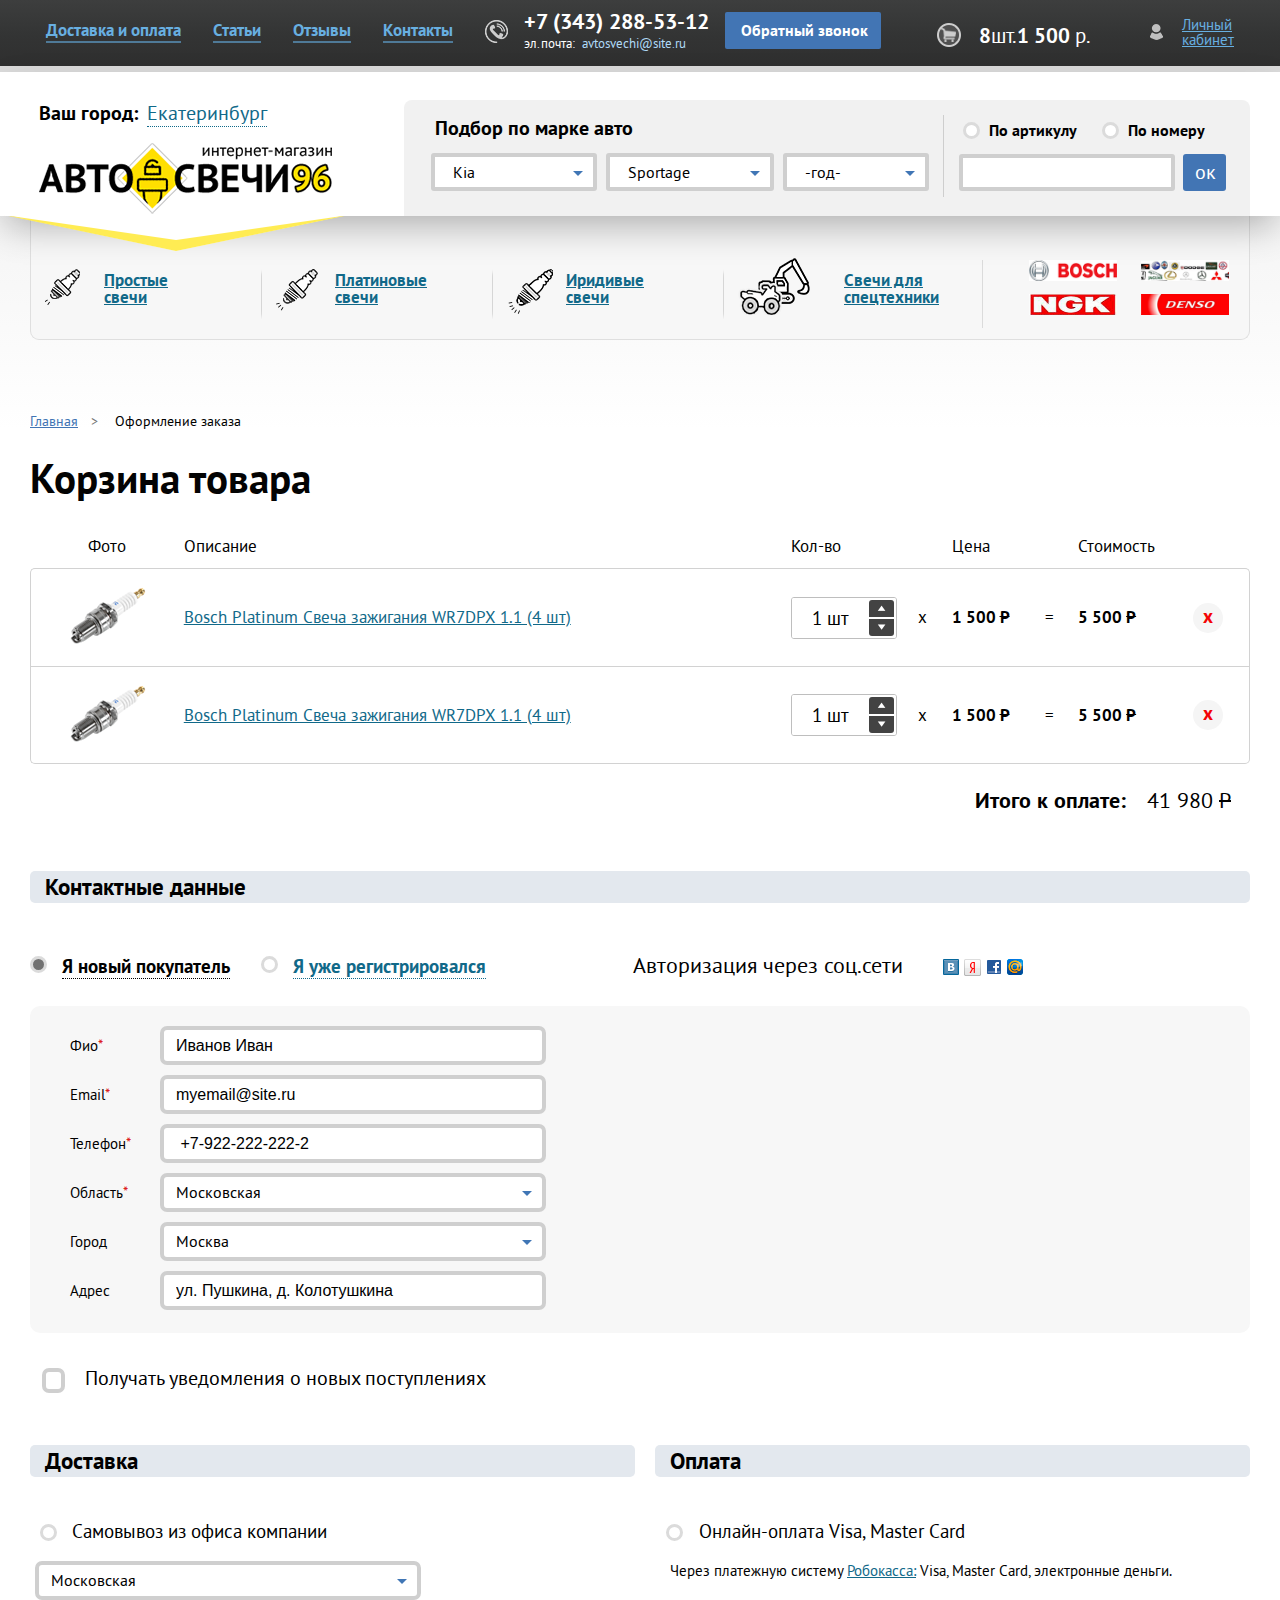
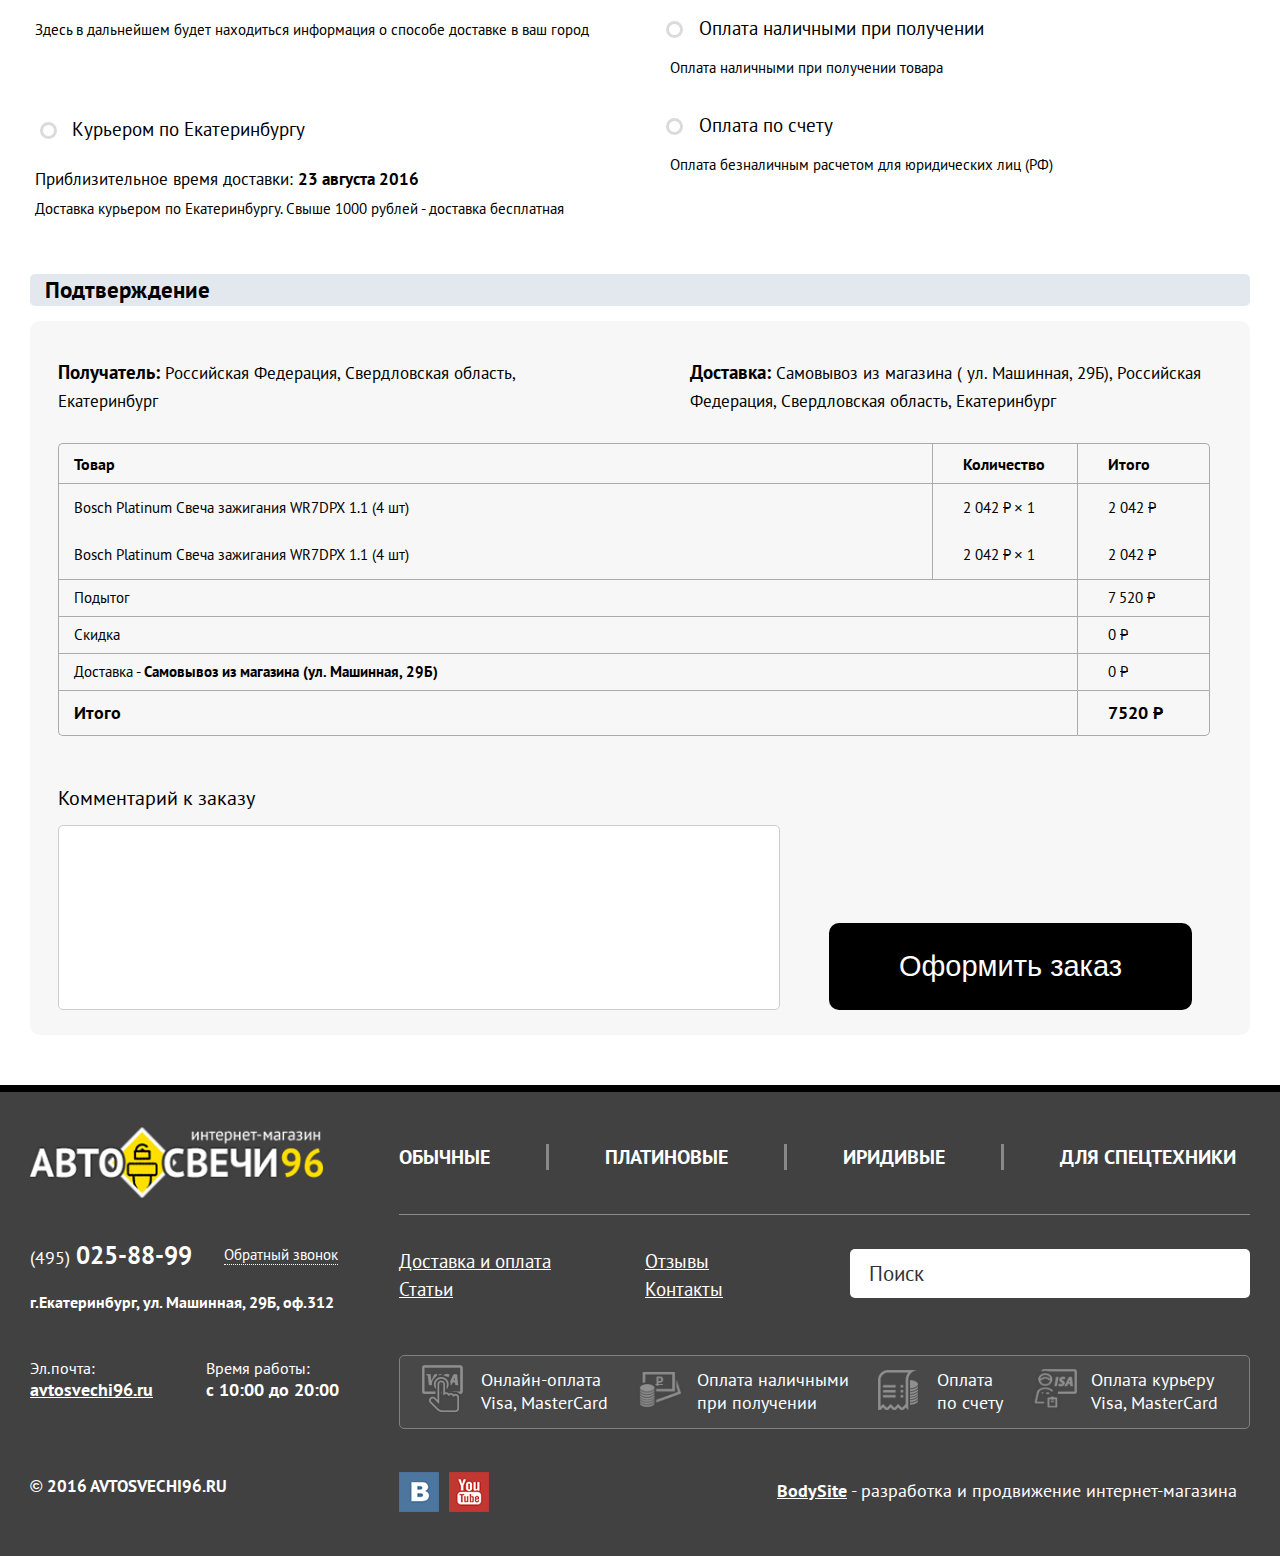
<file: basket.html>
<!DOCTYPE html>
<html lang="en">

<head>
  <meta charset="UTF-8">
  <title>main</title>
  <link rel="stylesheet" href="css/clear.css">
  <link rel="stylesheet" href="css/style.css">
  
  <script src="https://code.jquery.com/jquery-1.12.4.min.js" integrity="sha256-ZosEbRLbNQzLpnKIkEdrPv7lOy9C27hHQ+Xp8a4MxAQ=" crossorigin="anonymous"></script>
  <script src="js/jquery-placeholder.min.js"></script>
  <script src="js/owl.carousel.min.js"></script>
  <script src="js/form-styler.min.js"></script>
  <script src="js/main.js"></script>

</head>

<body>
<div class="wrapper">
  <div class="header">
      <div class="top-header">
        <div class="main-cont clearfix">
         
          <div class="top-nav-menu">
            <a href="#" class="top-nav-menu__item"><span>Доставка и оплата</span></a>
            <a href="#" class="top-nav-menu__item top-nav-menu__item--two"><span>Статьи</span></a>
            <a href="#" class="top-nav-menu__item"><span>Отзывы</span></a>
            <a href="#" class="top-nav-menu__item"><span>Контакты</span></a>
          </div>
          
          <div class="top-callback">
            <div class="top__ico"><img src="img/Layer-30-copy-2.png" alt=""></div>
            <div class="top-callback__contacts">
             <div class="top-phone">+7 (343) 288-53-12</div>
              <div class="top-mail"><span>эл.почта:</span><span><a href="">avtosvechi@site.ru</a></span></div>
            </div>
            <div class="top-callback__btn">Обратный звонок</div>
          </div>
          <div class="top-basket">
           <a href="#">
              <div class="top__ico"><img src="img/MergedLayers.png" alt=""></div>
             <div class="top-basket__quantity"><span>8</span><span class='top-basket__quantity--pcs'>шт.</span><span>1 500 </span><span class='top-basket__quantity--pcs'>р.</span></div>
            </a>
          </div>
          
          <div class="top-lk">
            <a href="#"><div class="top__ico"><img src="img/Layer-29.png" alt=""></div><div class="top-lk__text js-top-lk__text">Личный кабинет</div></a>
          </div>
        </div>
      </div>
      <div class="top-header-second">
       <div class="main-cont clearfix">
       
         <div class="top-header-second__logo-reg">
          <div class="logo-reg-region">
            <span class="city-pre-txt">Ваш город:</span>
            <span class="city-select js-city-select">Екатеринбург</span>
          </div>
          <div class="logo"><a href="#"><img src="img/logo.png" alt=""></a></div>
        </div>
        
        <div class="top-header-second__filter">
           
            <div class="filte-auto-options">
            <h3 class="filter-title">Подбор по марке авто</h3>
            <div class="selects-filter">
              <div class="button__select btn-select-car">
                <select class="select-arr">
                  <option>Kia</option>
                  <option>Ne Kia</option>
                </select>
              </div>
              
              <div class="button__select btn-select-mark">
                <select class="select-arr">
                  <option>Sportage</option>
                  <option>Sportage super very fast simple cool hah</option>
                </select>
              </div>
                
              <div class="button__select btn-seleft-year">
                <select class="select-arr">
                  <option>-год-</option>
                  <option>2007</option>
                </select>
              </div>
            </div>
          </div>
          
          <div class="filter-article-number">
            <div class="filter-article-number__radioBtn">
              <div class="top-filter__radioBtn--wrap">
                <label class='vam' name="menu-select" for="menu-select">
                  <input class='top-filter__radioBtn' name="menu-select" type='radio' id="menu-select">
                  <span class="selection-button"></span>
                  <span class="top-filter__text">По артикулу</span>
                </label>
              </div>
            
              <div class="top-filter__radioBtn--wrap">
                <label class='vam' name="menu-select" for="menu-select2">
                  <input class='top-filter__radioBtn' name="menu-select" type="radio" id="menu-select2">
                  <span class="selection-button"></span>
                  <span class="top-filter__text">По номеру</span>
                 </label>
              </div>
            </div>
            <div class="article-fild--wrap"><input class='article-fild' type="text"><button class="submit-top-filter">ок</button></div>
          </div>
        </div>
        
       </div>
      </div>
  </div>



<div class="main-cont">
    <div class="product-menu product-menu--center clearfix">

      <a href='#' class="product-menu__item item-svechi item-svechi--simple ">
        <div class="product-menu__text">Простые свечи</div>
      </a>
      <a href='#' class="product-menu__item  item-svechi  item-svechi--platina ">
        <div class="product-menu__text">Платиновые свечи</div>
      </a>
      <a href='#' class="product-menu__item  item-svechi  item-svechi--irid ">
        <div class="product-menu__text">Иридивые свечи</div>
      </a>
      <a href='#' class="product-menu__item  item-svechi  item-svechi--spec ">
        <div class="product-menu__text">Свечи для спецтехники</div>
      </a>
    
     <div class="product-menu--cneter__category-img">
      <div class="category-img--wrap clearfix">
       <div class="category-img__item"><img src="img/Layer-15.png" alt=""></div>
       <div class="category-img__item"><img src="img/Layer-18.png" alt=""></div>
      </div>
      <div class="category-img--wrap clearfix">
       <div class="category-img__item"><img src="img/Layer-16.png" alt=""></div>
       <div class="category-img__item"><img src="img/Layer-17.png" alt=""></div>
       </div>
     </div>
  
  
   </div>
  </div>

  <div class="basket-goods clearfix">
    <div class="main-cont">
      <ul class="bread-crumbs">
        <li class="bread-crumbs__item"><a href="https://vk.com" class="bread-crumbs__link">Главная</a><span class="bread-crumbs__arr">></span></li>
        <li class="bread-crumbs__item"><a href="https://vk.com" class="bread-crumbs__link">Оформление заказа</a></li>
      </ul>
      <h1 class="basket-goods__title">Корзина товара</h1>
      <table class="basket">
        <thead>
          <tr>
            <th class="basket__header">Фото</th>
            <th class="basket__header">Описание</th>
            <th class="basket__header">Кол-во</th>
            <th class="basket__header"></th>
            <th class="basket__header">Цена</th>
            <th class="basket__header"></th>
            <th class="basket__header">Стоимость</th>
            <th class="basket__header"></th>
          </tr>
        </thead>
        <tbody>
         <tr>
            <td class="basket__item"><img src="img/good-pic.png" alt="good-pic"></td>
            <td class="basket__item"><a href="" target="_blank" class="basket-goods__link">Bosch Platinum Свеча зажигания WR7DPX 1.1 (4 шт)</a></td>
            <td class="basket__item">
              <span class="spark-plug__amount btn-value">
                <input type="text" value="1 шт" class="btn-value__text" readonly>
                <div class="btn-value__count btn-value__count--plus">
                  <img src="img/arr-up.png" class="noselect" alt="up">
                </div>
                <div class="btn-value__count btn-value__count--minus">
                  <img src="img/arr-down.png" class="noselect" alt="up">
                </div>
              </span>
            </td>
            <td class="basket__item">x</td>
            <td class="basket__item"><b>1 500 <del>Р</del></b></td>
            <td class="basket__item">=</td>
            <td class="basket__item"><b>5 500 <del>Р</del></b></td>
            <td class="basket__item">
              <div class="basket__remove-goods"><b>x</b></div>
            </td>
         </tr>
         <tr>
            <td class="basket__item"><img src="img/good-pic.png" alt="good-pic"></td>
            <td class="basket__item"><a href="" target="_blank" class="basket-goods__link">Bosch Platinum Свеча зажигания WR7DPX 1.1 (4 шт)</a></td>
            <td class="basket__item">
              <span class="spark-plug__amount btn-value">
                <input type="text" value="1 шт" class="btn-value__text" readonly>
                <div class="btn-value__count btn-value__count--plus">
                  <img src="img/arr-up.png" class="noselect" alt="up">
                </div>
                <div class="btn-value__count btn-value__count--minus">
                  <img src="img/arr-down.png" class="noselect" alt="up">
                </div>
              </span>
            </td>
            <td class="basket__item basket__item--math">x</td>
            <td class="basket__item"><b>1 500 <del>Р</del></b></td>
            <td class="basket__item basket__item--math" colspan="1">=</td>
            <td class="basket__item"><b>5 500 <del>Р</del></b></td>
            <td class="basket__item">
              <div class="basket__remove-goods"><b>x</b></div>
            </td>
          </tr>
        </tbody>
      </table>
      <div class="basket-to-pay">Итого к оплате: <span class="basket-summ">41 980 <del>Р</del></span></div>
      <div class="contacts">
        <h3 class="contacts__title">Контактные данные</h3>
        <div class="contacts__header">
          <div class="contacts__selection-area">
          <label for="select1">
            <input type="radio" name="select" id="select1" checked>
            <span class="selection-button"></span>
            <span class="selection-text">Я новый покупатель</span>
          </label>
          <label for="select2">
            <input type="radio" name="select" id="select2">
            <span class="selection-button"></span>
            <span class="selection-text">Я уже регистрировался</span>
          </label>
        </div>
        <div class="contacts__social-auth">
          <span>Авторизация через соц.сети</span>
          <a href=""><img src="img/social-auth.png" alt="social"></a>
        </div>
        </div>
        <form action="" method="POST" class="contacts-form">
          <div class="contacts-form__item">
            <label for="">Фио<span>*</span></label>
            <input type="text" class="contacts-form__field" placeholder="Иванов Иван" required>
          </div>
          <div class="contacts-form__item">
            <label for="">Email<span>*</span></label>
            <input type="text" class="contacts-form__field" placeholder="myemail@site.ru" required>
          </div>
          <div class="contacts-form__item">
            <label for="">Телефон<span>*</span></label>
            <input type="text" class="contacts-form__field" placeholder=" +7-922-222-222-2" required>
          </div>
          <div class="contacts-form__item">
            <label for="">Область<span>*</span></label>
            <div class="contacts-form__field contacts-form__field--select">
              <select class="select-arr">
                <option>Московская</option>
                <option>не Московская</option>
                <option>Владимирский централ</option>
              </select>
            </div>
          </div>
          <div class="contacts-form__item">
            <label for="">Город</label>
            <div class="contacts-form__field contacts-form__field--select">
              <select class="select-arr">
                <option>Москва</option>
                <option>не Москва</option>
                <option>Южный централ</option>
              </select>
            </div>
          </div>
          <div class="contacts-form__item">
            <label for="">Адрес</label>
            <input type="text" class="contacts-form__field" placeholder="ул. Пушкина, д. Колотушкина" required>
          </div>
        </form>
        <div class="contacts__subscribe">
          <label for="subscribe-button" class="contacts__subscribe-text">
            <input type="checkbox" id="subscribe-button">
            <span class="checkbox-button"></span>
            Получать уведомления о новых поступлениях
          </label>
        </div>
      </div>
      <div class="l-grid clearfix">
        <div class="delivery">
          <h3 class="delivery__title">Доставка</h3>
          <div class="delivery__item">
            
            <label for="delivery-check1">
              <input type="radio" name="delivery" id="delivery-check1">
              <span class="selection-button"></span>
              Самовывоз из офиса компании
            </label>
            <div class="contacts-form__field contacts-form__field--select">
               <select class="select-arr">
                <option>Московская</option>
                <option>не Московская</option>
                <option>Владимирский централ</option>
              </select>
            </div>
            <div class="delivery__descr">Здесь в дальнейшем будет находиться информация о способе доставке в ваш город</div>
          </div>
          <div class="delivery__item">
            <label for="delivery-check2">
              <input type="radio" name="delivery" id="delivery-check2">
              <span class="selection-button"></span>
                Курьером по Екатеринбургу
            </label>
            <div class="delivery__descr delivery__descr--text-size">Приблизительное время доставки: <b>23 августа 2016</b></div>
            <div class="delivery__descr">Доставка курьером по Екатеринбургу. Свыше 1000 рублей - доставка бесплатная</div>
          </div>
        </div>
        <div class="payment">
          <h3 class="payment__title">Оплата</h3>
          <div class="payment__item">
            <label for="payment-check1">
              <input type="radio" name="payment" id="payment-check1">
              <span class="selection-button"></span>
              Онлайн-оплата Visa, Master Card
            </label>
            <div class="payment__descr">Через платежную систему <a href="" target="_blank" class="payment__service-link">Робокасса:</a> Visa, Master Card, электронные деньги.</div>
          </div>
          <div class="payment__item">
            <label for="payment-check2">
              <input type="radio" name="payment" id="payment-check2">
              <span class="selection-button"></span>
              Оплата наличными при получении
            </label>
            <div class="payment__descr">Оплата наличными при получении товара</div>
          </div>
          <div class="payment__item">
            <label for="payment-check3">
              <input type="radio" name="payment" id="payment-check3">
              <span class="selection-button"></span>
              Оплата по счету
            </label>
            <div class="payment__descr">Оплата безналичным расчетом для юридических лиц (РФ)</div>
          </div>
        </div>
      </div>
      <div class="confirm">
        <h3 class="confirm__title">Подтверждение</h3>
        <div class="confirm__field">
          <div class="confirm__header clearfix">
            <div class="confirm__recipient">
              <b>Получатель: </b><span>Российская Федерация, Свердловская область, Екатеринбург</span>
            </div>
            <div class="confirm__delivery">
              <b>Доставка: </b><span>Самовывоз из магазина ( ул. Машинная, 29Б), Российская Федерация, Свердловская область, Екатеринбург</span>
            </div>
          </div>
          <table class="confirm__summary">
            <thead>
              <tr>
                <th class="table-head table-head--product">Товар</th>
                <th class="table-head table-head--amount">Количество</th>
                <th class="table-head table-head--total">Итого</th>
              </tr>
            </thead>
            <tr class="goods-name">
              <td>Bosch Platinum Свеча зажигания WR7DPX 1.1 (4 шт)</td>
              <td class="h-price-pd">2 042 <del>Р</del> × 1</td>
              <td class="h-price-pd">2 042 <del>P</del></td>
            </tr>
            <tr class="goods-name goods-name--border-0">
              <td>Bosch Platinum Свеча зажигания WR7DPX 1.1 (4 шт)</td>
              <td class="h-price-pd">2 042 <del>Р</del> × 1</td>
              <td class="h-price-pd">2 042 <del>P</del></td>
            </tr>
            <tr>
              <td>Подытог</td>
              <td class="h-borderleft-0"></td>
              <td class="h-price-pd">7 520 <del>P</del></td>
            </tr>
            <tr>
              <td>Скидка</td>
              <td class="h-borderleft-0"></td>
              <td class="h-price-pd">0 <del>P</del></td>
            </tr>
            <tr>
              <td>Доставка - <b>Самовывоз из магазина (ул. Машинная, 29Б)</b></td>
              <td class="h-borderleft-0"></td>
              <td class="h-price-pd">0 <del>P</del></td>
            </tr>
            <tfoot>
              <tr>
                <td>Итого</b></td>
                <td class="h-borderleft-0"></td>
                <td class="h-price-pd"><b>7520</b> <del>P</del></td>
              </tr>
            </tfoot>
          </table>
        <div class="order-comment">
          <div class="order-comment__title">Комментарий к заказу</div>
          <textarea name="field" class="order-comment__field"></textarea>
          <input type="submit" class="order-comment__submit" value="Оформить заказ">
        </div>
        </div>
      </div>
    </div>
  </div>
</div>
  <div class="footer">
      <div class="main-cont clearfix">
       
        <div class="footer__contact-logo">
        <div class="footer__logo"><img src="img/ft_logo.png" alt=""></div>
        <div class="footer__contacts">
          <div class="footer__callback">
            <span class="footer__phone"><span>(495)</span> 025-88-99</span><span class="footer__callback--btn"><a href="">Обратный звонок</a></span>
            <div class="footer__adress">г.Екатеринбург, ул. Машинная, 29Б, оф.312</div>
          </div>
          <div class="footer__contact-second clearfix">
            <div class="footer__email">
              <div class='ft__contact-second--small-text'>Эл.почта:</div>
              <div class='ft__contact-second--big-text'><a href="">avtosvechi96.ru</a></div>
            </div>
            <div class="footer__time-work">
              <div class='ft__contact-second--small-text'>Время работы:</div>
              <div class='ft__contact-second--big-text'>c 10:00 до 20:00</div>
            </div>
          </div>
          
          <div class="copyright">© 2016 avtosvechi96.ru</div>
          
        </div>
        </div>
        
        <div class="footer__second-part">
          <ul class="footer__inner-menu clearfix">
            <li class="inner-menu-item"><a href="#">Обычные</a></li>
            <li class="inner-menu-item"><a href="#">платиновые</a></li>
            <li class="inner-menu-item"><a href="#">Иридивые</a></li>
            <li class="inner-menu-item"><a href="#">для спецтехники</a></li>
          </ul>
          
          <div class="footer__service clearfix">
              <div class="ft-service-item">
                <div><a href="#">Доставка и оплата</a></div>
                <div><a href="#">Статьи</a></div>
              </div>
              
            <div class="ft-service-item">
              <div><a href="#">Отзывы</a></div>
              <div><a href="#">Контакты</a></div>
            </div>
            
            
            <div class="footer__search"><input placeholder="Поиск" type='search' class="footer__search-fild"></div>
          </div>
          
          <div class="footer__how-pay clearfix">
           
            <div class="how-pay-item how-pay-item-visa">
              <div class="pay-img"><img src="img/pays.png" alt=""></div>
              <div class="pay-text">Онлайн-оплата Visa, MasterCard</div>
            </div>
            
            <div class="how-pay-item how-pay-item-nal">
              <div class="pay-img"><img src="img/dolar.png" alt=""></div>
              <div class="pay-text">Оплата наличными при получении</div>
            </div>
            
            <div class="how-pay-item how-pay-item-score">
              <div class="pay-img"><img src="img/doc.png" alt=""></div>
              <div class="pay-text">Оплата по счету</div>
            </div>
            
            <div class="how-pay-item how-pay-item-visa">
              <div class="pay-img"><img src="img/curer.png" alt=""></div>
              <div class="pay-text">Оплата курьеру Visa, MasterCard</div>
            </div>
          </div>
          
          <div class="footer__links clearfix">
            <ul class="footer__social">
              <li><a href="#"><img src="img/Layer-40.png" alt=""></a></li>
              <li><a href="#"><img src="img/Layer-39.png" alt=""></a></li>
            </ul>
            
            <div class="company-developer"><a href="#"><span>BodySite</span> - разработка и продвижение интернет-магазина</a></div>
          </div>
        </div>
        
      </div>
  </div>
  
</body>
</file>
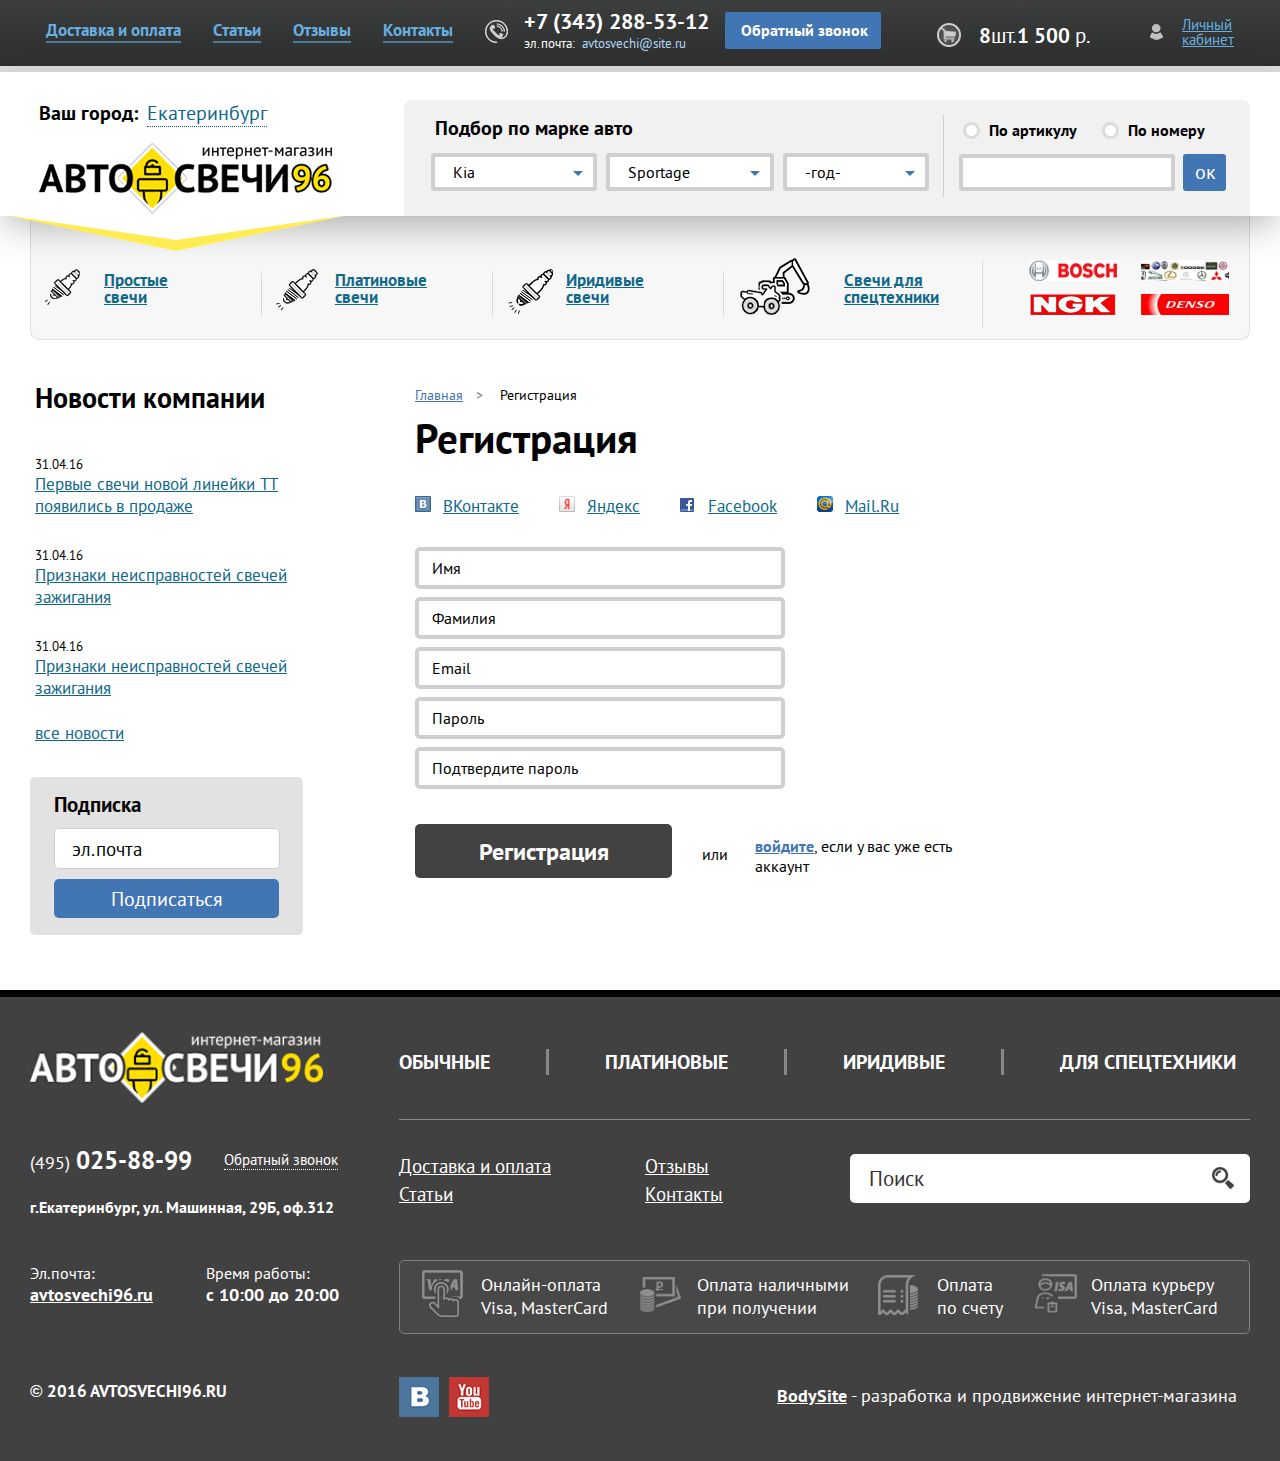
<file: cart.html>
<!DOCTYPE html>
<html lang="en">

  <head>
    <meta charset="UTF-8">
    <title>main</title>
    <link rel="stylesheet" href="css/clear.css">
    <link rel="stylesheet" href="css/owl.carousel.css">
    <link rel="stylesheet" href="css/style.css">

    <script src="https://code.jquery.com/jquery-1.12.4.min.js" integrity="sha256-ZosEbRLbNQzLpnKIkEdrPv7lOy9C27hHQ+Xp8a4MxAQ=" crossorigin="anonymous"></script>
    <script src="js/jquery-placeholder.min.js"></script>
    <script src="js/owl.carousel.min.js"></script>
    <script src="js/form-styler.min.js"></script>
    <script src="js/main.js"></script>
  </head>

  <body>
    <div class="wrapper">
      <div class="header">
        <div class="top-header">
          <div class="main-cont clearfix">

            <div class="top-nav-menu">
              <a href="#" class="top-nav-menu__item"><span>Доставка и оплата</span></a>
              <a href="#" class="top-nav-menu__item"><span>Статьи</span></a>
              <a href="#" class="top-nav-menu__item"><span>Отзывы</span></a>
              <a href="#" class="top-nav-menu__item"><span>Контакты</span></a>
            </div>

            <div class="top-callback">
              <div class="top__ico"><img src="img/Layer-30-copy-2.png" alt=""></div>
              <div class="top-callback__contacts">
                <div class="top-phone">+7 (343) 288-53-12</div>
                <div class="top-mail"><span>эл.почта:</span><span><a href="">avtosvechi@site.ru</a></span></div>
              </div>
              <div class="top-callback__btn">Обратный звонок</div>
            </div>
            <a href="#" class="top-basket">
              <div class="top__ico"><img src="img/MergedLayers.png" alt=""></div>
              <div class="top-basket__quantity"><span class="js-top-basket__quantity--number">8</span><span class='top-basket__quantity--pcs'>шт.</span><span class="js-top-basket__quantity--price">1 500 </span><span class='top-basket__quantity--pcs'>р.</span></div>
            </a>

            <div class="top-lk">
              <a href="#"><div class="top__ico"><img src="img/Layer-29.png" alt=""></div><div class="top-lk__text js-top-lk__text">Личный кабинет</div></a>
            </div>
          </div>
        </div>
        <div class="top-header-second">
          <div class="main-cont clearfix">

            <div class="top-header-second__logo-reg">
              <div class="logo-reg-region">
                <span class="city-pre-txt">Ваш город:</span>
                <span class="city-select js-city-select">Екатеринбург</span>
              </div>
              <div class="logo"><a href="#"><img src="img/logo.png" alt=""></a></div>
            </div>

            <div class="top-header-second__filter">

              <div class="filte-auto-options">
                <h3 class="filter-title">Подбор по марке авто</h3>
                <div class="selects-filter">
                  <div class="button__select btn-select-car">
                    <select class="select-arr">
                      <option>Kia</option>
                      <option>Ne Kia</option>
                    </select>
                  </div>

                  <div class="button__select btn-select-mark">
                    <select class="select-arr">
                      <option>Sportage</option>
                      <option>Sportage super very fast simple cool hah</option>
                    </select>
                  </div>

                  <div class="button__select btn-seleft-year">
                    <select class="select-arr">
                      <option>-год-</option>
                      <option>2007</option>
                    </select>
                  </div>
                </div>
              </div>

              <div class="filter-article-number">
                <div class="filter-article-number__radioBtn">
                  <div class="top-filter__radioBtn--wrap">
                    <label class='vam' name="menu-select" for="menu-select">
                      <input class='top-filter__radioBtn' name="menu-select" type='radio' id="menu-select">
                      <span class="selection-button"></span>
                      <span class="top-filter__text">По артикулу</span>
                    </label>
                  </div>

                  <div class="top-filter__radioBtn--wrap">
                    <label class='vam' name="menu-select" for="menu-select2">
                      <input class='top-filter__radioBtn' name="menu-select" type="radio" id="menu-select2">
                      <span class="selection-button"></span>
                      <span class="top-filter__text">По номеру</span>
                    </label>
                  </div>
                </div>
                <div class="article-fild--wrap"><input class='article-fild' type="text"><button class="submit-top-filter">ок</button></div>
              </div>
            </div>

          </div>
        </div>
      </div>


      <div class="popup--wrap chose-city--popup--wrap js-chose-city--popup--wrap">
        <div class="popup chose-city-popup">
          <div class="popup__close js-popup-close"><img src="img/Layer-66.png" alt=""></div>
          <div class="chose-city-popup__title">Укажите свой город</div>
          <form action="" class="popup__search">
            <input type='search' class="popup__search-fild" placeholder="Екатеринбург"><input type='submit' class="popup__submit-fild" value="Поиск">
          </form>
          <div class="popup__city-list clearfix">
            <div class="popup__city-list-title">Популярные города</div>
            <ul class="popup__chose-city-col">
              <li class="chose-city__item"><a href="">Екатеринбург</a></li>
              <li class="chose-city__item"><a href="">Казань</a></li>
              <li class="chose-city__item"><a href="">Курган</a></li>
              <li class="chose-city__item"><a href="">Москва</a></li>
            </ul>

            <ul class="popup__chose-city-col popup__chose-city-col--center">
              <li class="chose-city__item"><a href="">Нижний Новгород</a></li>
              <li class="chose-city__item"><a href="">Новосибирск</a></li>
              <li class="chose-city__item"><a href="">Омск</a></li>
              <li class="chose-city__item"><a href="">Пермь</a></li>
            </ul>

            <ul class="popup__chose-city-col">
              <li class="chose-city__item"><a href="">Санкт-Петербург</a></li>
              <li class="chose-city__item"><a href="">Тюмень</a></li>
              <li class="chose-city__item"><a href="">Уфа</a></li>
              <li class="chose-city__item"><a href="">Челябинск</a></li>
            </ul>
          </div>
          <div class="popup__show-all-city">показать все города (229)</div>
        </div>
      </div>


      <div class="popup--wrap autorization--popup--wrap js-autorization--popup--wrap">
        <div class="popup popup--autorization">
          <div class="popup__close js-popup-close"><img src="img/Layer-66.png" alt=""></div>
          <div class="popup__logo"><img src="img/logo-s.png" alt=""></div>

          <div class="popup__social-authorization">

            <div class="social-link-reg__item">
              <div class="social-link-reg__ico"><img src="img/Layer-69.png" alt=""></div>
              <div class="social-link-name"><a href="">ВКонтакте</a></div>
            </div>

            <div class="social-link-reg__item">
              <div class="social-link-reg__ico"><img src="img/Layer-70.png" alt=""></div>
              <div class="social-link-name"><a href="">Яндекс</a></div>
            </div>

            <div class="social-link-reg__item">
              <div class="social-link-reg__ico"><img src="img/fb.png" alt=""></div>
              <div class="social-link-name"><a href="">Facebook</a></div>
            </div>

            <div class="social-link-reg__item">
              <div class="social-link-reg__ico"><img src="img/mail-72.png" alt=""></div>
              <div class="social-link-name"><a href="">Mail.Ru</a></div>
            </div>

          </div>

          <form action="" class="popup__authorization-form">
            <div class="authorization-fild--wrap">
              <input class='input-fild authorization-fild' type="text" placeholder='Email'>
            </div>
            <div class="authorization-fild--wrap">
              <input class='input-fild authorization-fild' type="password" placeholder='Пароль'>
            </div>
            <input class="popup__authoriz-enter-btn" type='submit' value="Войти">
          </form>
          <div class="after-from-links"><span>Забыли пароль?</span><span>Регистрация</span></div>
        </div>
      </div>

      <div class="popup--wrap vin--popup--wrap js-vin--popup--wrap">
        <div class="popup popup--vin">
          <div class="popup__close js-popup-close">Закрыть окно<img src="img/Layer-65.png" alt=""></div>
          <div class="popup__title-vin"><span>VIN</span> запрос</div>

          <form action="" class="vin-form clearfix">
            <div class="vin-form__first-part">
              <div class="vin-fild--wrap">
                <input class='input-fild vin-fild' type="text" placeholder='Имя'>
              </div>
              <div class="vin-fild--wrap">
                <input class='input-fild vin-fild' type="text" placeholder='Телефон'>
              </div>
              <div class="vin-fild--wrap">
                <input class='input-fild vin-fild' type="text" placeholder='E-mail'>
              </div>
              <input class='submit-btn vin-form__submit' type='submit' value="Отправить запрос">
            </div>

            <div class="vin-form__second-part">
              <div class="vin-fild--wrap">
                <input class='input-fild vin-fild' type="text" placeholder='vin-номер'>
              </div>
              <textarea class="input-fild vin-textare" name="" id="" cols="30" rows="10" placeholder="Список запчастей"></textarea>
            </div>
          </form>

        </div>
      </div>
    
   
  
 <div class="main-cont">
   
   <div class="product-menu product-menu--center clearfix">

      <a href='#' class="product-menu__item item-svechi item-svechi--simple ">
        <div class="product-menu__text">Простые свечи</div>
      </a>
      <a href='#' class="product-menu__item  item-svechi  item-svechi--platina ">
        <div class="product-menu__text">Платиновые свечи</div>
      </a>
      <a href='#' class="product-menu__item  item-svechi  item-svechi--irid ">
        <div class="product-menu__text">Иридивые свечи</div>
      </a>
      <a href='#' class="product-menu__item  item-svechi  item-svechi--spec ">
        <div class="product-menu__text">Свечи для спецтехники</div>
      </a>
    
     <div class="product-menu--cneter__category-img">
      <div class="category-img--wrap clearfix">
       <div class="category-img__item"><img src="img/Layer-15.png" alt=""></div>
       <div class="category-img__item"><img src="img/Layer-18.png" alt=""></div>
      </div>
      <div class="category-img--wrap clearfix">
       <div class="category-img__item"><img src="img/Layer-16.png" alt=""></div>
       <div class="category-img__item"><img src="img/Layer-17.png" alt=""></div>
       </div>
     </div>
  
  
   </div>
   
   
   <div class="regestration-page--warp clearfix">
   
   <div class="aside-news aside-news--news-company">
   <div class="aside-news__popular">
     <h3 class="title-section">Новости компании</h3>
     <div class="aside-news__news-wrap">
       <div class="aside-news__news-item">
         <div class="news-date">31.04.16</div>
         <div class="news-link"><a href="#">Первые свечи новой линейки TT появились в продаже</a></div>
       </div>

       <div class="aside-news__news-item">
         <div class="news-date">31.04.16</div>
         <div class="news-link"><a href="#">Признаки неисправностей свечей зажигания</a></div>
       </div>

       <div class="aside-news__news-item">
         <div class="news-date">31.04.16</div>
         <div class="news-link"><a href="#">Признаки неисправностей свечей зажигания</a></div>
       </div>


     </div>

       <div class="aside-news__all-articles">
       <a href="#">все новости</a>
       </div>

     </div>
     
     <div class="aside-news__subscribe-news">
       <div class="subscription subscription--aside">
         <span>Подписка</span>
         <input class="subscription__email"  type="text" placeholder="эл.почта">
         <input class="subscription__submit" type='submit' value="Подписаться">
       </div>
     </div>
   </div>
   
    <div class="regestration-section">
     
     <ul class="bread-crumbs">
       <li class="bread-crumbs__item"><a href="" class="bread-crumbs__link">Главная</a><span class="bread-crumbs__arr">></span></li>
       <li class="bread-crumbs__item"><a href="" class="bread-crumbs__link">Регистрация</a></li>
     </ul>
     <div class="regestration-section--wrap">
       <h3 class="regestration-section__title">Регистрация</h3>
       
       <div class="regestration-section__social-link-reg clearfix">
        
         <div class="social-link-reg__item">
           <div class="social-link-reg__ico"><img src="img/Layer-69.png" alt=""></div>
           <div class="social-link-name"><a href="">ВКонтакте</a></div>
         </div>
         
         <div class="social-link-reg__item">
           <div class="social-link-reg__ico"><img src="img/Layer-70.png" alt=""></div>
           <div class="social-link-name"><a href="">Яндекс</a></div>
         </div>
         
         <div class="social-link-reg__item">
           <div class="social-link-reg__ico"><img src="img/fb.png" alt=""></div>
           <div class="social-link-name"><a href="">Facebook</a></div>
         </div>
         
         <div class="social-link-reg__item">
           <div class="social-link-reg__ico"><img src="img/mail-72.png" alt=""></div>
           <div class="social-link-name"><a href="">Mail.Ru</a></div>
         </div>
         
       </div>
       
       <form action="" class="registration-form">
         <input class='regestration-form__input' name="name" type="text" placeholder='Имя'>
         <input class='regestration-form__input' name="family" type="text" placeholder='Фамилия'>
         <input class='regestration-form__input' name="email" type="text" placeholder='Email'>
         <input class='regestration-form__input' name="password" type="text" placeholder='Пароль'>
         <input class='regestration-form__input' name="conform-password" type="text" placeholder='Подтвердите пароль'>
         <input class='regestration-form__submit' type='submit' value="Регистрация">
         <div class="after-form"><span>или</span><p><a href="">войдите</a>, если у вас уже есть <br>аккаунт</p></div>
       </form>
       
     </div>
     </div>
   </div>
 </div>
</div>


    <div class="footer">
      <div class="main-cont clearfix">

        <div class="footer__contact-logo">
          <div class="footer__logo"><img src="img/ft_logo.png" alt=""></div>
          <div class="footer__contacts">
            <div class="footer__callback">
              <span class="footer__phone"><span>(495)</span> 025-88-99</span><span class="footer__callback--btn"><a href="">Обратный звонок</a></span>
              <div class="footer__adress">г.Екатеринбург, ул. Машинная, 29Б, оф.312</div>
            </div>
            <div class="footer__contact-second clearfix">
              <div class="footer__email">
                <div class='ft__contact-second--small-text'>Эл.почта:</div>
                <div class='ft__contact-second--big-text'><a href="">avtosvechi96.ru</a></div>
              </div>
              <div class="footer__time-work">
                <div class='ft__contact-second--small-text'>Время работы:</div>
                <div class='ft__contact-second--big-text'>c 10:00 до 20:00</div>
              </div>
            </div>

            <div class="copyright">© 2016 avtosvechi96.ru</div>

          </div>
        </div>

        <div class="footer__second-part">
          <ul class="footer__inner-menu clearfix">
            <li class="inner-menu-item"><a href="#">Обычные</a></li>
            <li class="inner-menu-item"><a href="#">платиновые</a></li>
            <li class="inner-menu-item"><a href="#">Иридивые</a></li>
            <li class="inner-menu-item"><a href="#">для спецтехники</a></li>
          </ul>

          <div class="footer__service clearfix">
            <div class="ft-service-item">
              <div><a href="#">Доставка и оплата</a></div>
              <div><a href="#">Статьи</a></div>
            </div>

            <div class="ft-service-item">
              <div><a href="#">Отзывы</a></div>
              <div><a href="#">Контакты</a></div>
            </div>


            <div class="footer__search"><form action=""><input placeholder="Поиск" type='search' class="footer__search-fild"><input type="submit" value="" class="search-fild-img"></form></div>
          </div>

          <div class="footer__how-pay clearfix">

            <div class="how-pay-item how-pay-item-visa">
              <div class="pay-img"><img src="img/pays.png" alt=""></div>
              <div class="pay-text">Онлайн-оплата Visa, MasterCard</div>
            </div>

            <div class="how-pay-item how-pay-item-nal">
              <div class="pay-img"><img src="img/dolar.png" alt=""></div>
              <div class="pay-text">Оплата наличными при получении</div>
            </div>

            <div class="how-pay-item how-pay-item-score">
              <div class="pay-img"><img src="img/doc.png" alt=""></div>
              <div class="pay-text">Оплата по счету</div>
            </div>

            <div class="how-pay-item how-pay-item-visa">
              <div class="pay-img"><img src="img/curer.png" alt=""></div>
              <div class="pay-text">Оплата курьеру Visa, MasterCard</div>
            </div>
          </div>

          <div class="footer__links clearfix">
            <ul class="footer__social">
              <li><a href="#"><img src="img/Layer-40.png" alt=""></a></li>
              <li><a href="#"><img src="img/Layer-39.png" alt=""></a></li>
            </ul>

            <div class="company-developer"><a href="#" target="_blank" ><span>BodySite</span> </a>- разработка и продвижение интернет-магазина</div>
          </div>
        </div>

      </div>
    </div>

  </body>
</file>
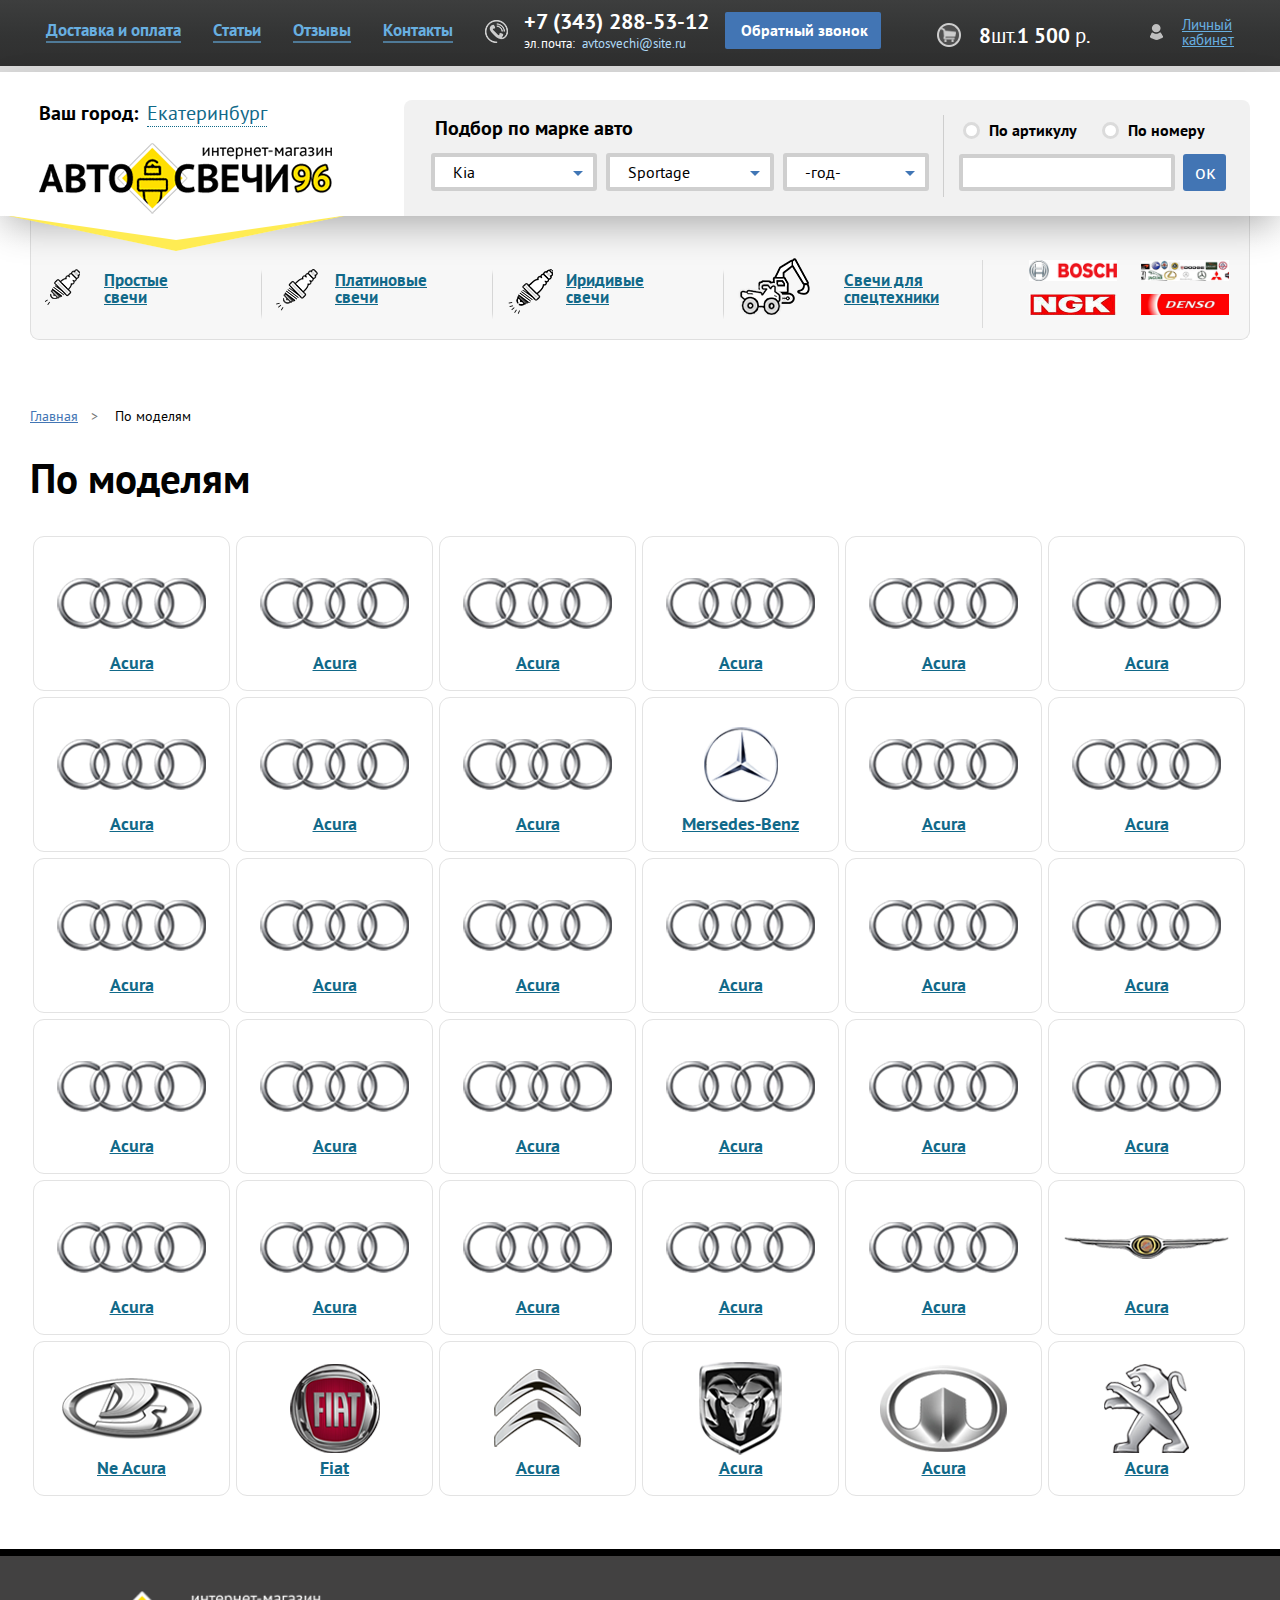
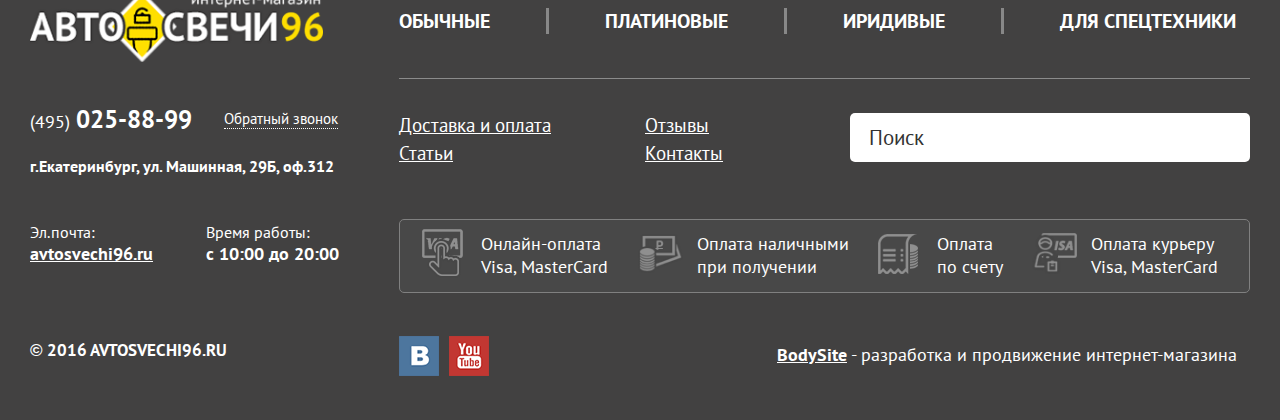
<file: catalog-brand.html>
<!DOCTYPE html>
<html lang="en">

<head>
  <meta charset="UTF-8">
  <title>main</title>
  <link rel="stylesheet" href="css/clear.css">
  <link rel="stylesheet" href="css/style.css">
  
  <script src="https://code.jquery.com/jquery-1.12.4.min.js" integrity="sha256-ZosEbRLbNQzLpnKIkEdrPv7lOy9C27hHQ+Xp8a4MxAQ=" crossorigin="anonymous"></script>
  <script src="js/jquery-placeholder.min.js"></script>
  <script src="js/owl.carousel.min.js"></script>
  <script src="js/form-styler.min.js"></script>
  <script src="js/main.js"></script>
</head>

<body>
<div class="wrapper">
  <div class="header">
      <div class="top-header">
        <div class="main-cont clearfix">
         
          <div class="top-nav-menu">
            <a href="#" class="top-nav-menu__item"><span>Доставка и оплата</span></a>
            <a href="#" class="top-nav-menu__item top-nav-menu__item--two"><span>Статьи</span></a>
            <a href="#" class="top-nav-menu__item"><span>Отзывы</span></a>
            <a href="#" class="top-nav-menu__item"><span>Контакты</span></a>
          </div>
          
          <div class="top-callback">
            <div class="top__ico"><img src="img/Layer-30-copy-2.png" alt=""></div>
            <div class="top-callback__contacts">
             <div class="top-phone">+7 (343) 288-53-12</div>
              <div class="top-mail"><span>эл.почта:</span><span><a href="">avtosvechi@site.ru</a></span></div>
            </div>
            <div class="top-callback__btn">Обратный звонок</div>
          </div>
          <div class="top-basket">
           <a href="#">
              <div class="top__ico"><img src="img/MergedLayers.png" alt=""></div>
             <div class="top-basket__quantity"><span>8</span><span class='top-basket__quantity--pcs'>шт.</span><span>1 500 </span><span class='top-basket__quantity--pcs'>р.</span></div>
            </a>
          </div>
          
          <div class="top-lk">
            <a href="#"><div class="top__ico"><img src="img/Layer-29.png" alt=""></div><div class="top-lk__text js-top-lk__text">Личный кабинет</div></a>
          </div>
        </div>
      </div>
      <div class="top-header-second">
       <div class="main-cont clearfix">
       
         <div class="top-header-second__logo-reg">
          <div class="logo-reg-region">
            <span class="city-pre-txt">Ваш город:</span>
            <span class="city-select js-city-select">Екатеринбург</span>
          </div>
          <div class="logo"><a href="#"><img src="img/logo.png" alt=""></a></div>
        </div>
        
        <div class="top-header-second__filter">
           
            <div class="filte-auto-options">
            <h3 class="filter-title">Подбор по марке авто</h3>
            <div class="selects-filter">
              <div class="button__select btn-select-car">
                <select class="select-arr">
                  <option>Kia</option>
                  <option>Ne Kia</option>
                </select>
              </div>
              
              <div class="button__select btn-select-mark">
                <select class="select-arr">
                  <option>Sportage</option>
                  <option>Sportage super very fast simple cool hah</option>
                </select>
              </div>
                
              <div class="button__select btn-seleft-year">
                <select class="select-arr">
                  <option>-год-</option>
                  <option>2007</option>
                </select>
              </div>
            </div>
          </div>
          
          <div class="filter-article-number">
            <div class="filter-article-number__radioBtn">
              <div class="top-filter__radioBtn--wrap">
                <label class='vam' name="menu-select" for="menu-select">
                  <input class='top-filter__radioBtn' name="menu-select" type='radio' id="menu-select">
                  <span class="selection-button"></span>
                  <span class="top-filter__text">По артикулу</span>
                </label>
              </div>
            
              <div class="top-filter__radioBtn--wrap">
                <label class='vam' name="menu-select" for="menu-select2">
                  <input class='top-filter__radioBtn' name="menu-select" type="radio" id="menu-select2">
                  <span class="selection-button"></span>
                  <span class="top-filter__text">По номеру</span>
                 </label>
              </div>
            </div>
            <div class="article-fild--wrap"><input class='article-fild' type="text"><button class="submit-top-filter">ок</button></div>
          </div>
        </div>
        
       </div>
      </div>
  </div>




<div class="main-cont">
    <div class="product-menu product-menu--center clearfix">

      <a href='#' class="product-menu__item item-svechi item-svechi--simple ">
        <div class="product-menu__text">Простые свечи</div>
      </a>
      <a href='#' class="product-menu__item  item-svechi  item-svechi--platina ">
        <div class="product-menu__text">Платиновые свечи</div>
      </a>
      <a href='#' class="product-menu__item  item-svechi  item-svechi--irid ">
        <div class="product-menu__text">Иридивые свечи</div>
      </a>
      <a href='#' class="product-menu__item  item-svechi  item-svechi--spec ">
        <div class="product-menu__text">Свечи для спецтехники</div>
      </a>
    
     <div class="product-menu--cneter__category-img">
      <div class="category-img--wrap clearfix">
       <div class="category-img__item"><img src="img/Layer-15.png" alt=""></div>
       <div class="category-img__item"><img src="img/Layer-18.png" alt=""></div>
      </div>
      <div class="category-img--wrap clearfix">
       <div class="category-img__item"><img src="img/Layer-16.png" alt=""></div>
       <div class="category-img__item"><img src="img/Layer-17.png" alt=""></div>
       </div>
     </div>
  
  
   </div>
  </div>

  
  <div class="catalog">
    <div class="main-cont">
      <ul class="bread-crumbs">
        <li class="bread-crumbs__item"><a href="" class="bread-crumbs__link">Главная</a><span class="bread-crumbs__arr">></span></li>
        <li class="bread-crumbs__item"><a href="" class="bread-crumbs__link">По моделям</a></li>
      </ul>
      <h1 class="catalog__title">По моделям</h1>
      <ul class="catalog__list catalog-brand clearfix">
        <li class="catalog__item">
          <a href="" class="catalog__link">
            <div class="catalog__mark-image">
              <img src="img/marks/audi.png" alt="marks">
            </div>
            <div class="catalog__mark-name">Acura</div>
          </a>
        </li>
        <li class="catalog__item">
          <a href="" class="catalog__link">
            <div class="catalog__mark-image">
              <img src="img/marks/audi.png" alt="marks">
            </div>
            <div class="catalog__mark-name">Acura</div>
          </a>
        </li>
        <li class="catalog__item">
          <a href="" class="catalog__link">
            <div class="catalog__mark-image">
              <img src="img/marks/audi.png" alt="marks">
            </div>
            <div class="catalog__mark-name">Acura</div>
          </a>
        </li>
        <li class="catalog__item">
          <a href="" class="catalog__link">
            <div class="catalog__mark-image">
              <img src="img/marks/audi.png" alt="marks">
            </div>
            <div class="catalog__mark-name">Acura</div>
          </a>
        </li>
        <li class="catalog__item">
          <a href="" class="catalog__link">
            <div class="catalog__mark-image">
              <img src="img/marks/audi.png" alt="marks">
            </div>
            <div class="catalog__mark-name">Acura</div>
          </a>
        </li>
        <li class="catalog__item">
          <a href="" class="catalog__link">
            <div class="catalog__mark-image">
              <img src="img/marks/audi.png" alt="marks">
            </div>
            <div class="catalog__mark-name">Acura</div>
          </a>
        </li>
        <li class="catalog__item">
          <a href="" class="catalog__link">
            <div class="catalog__mark-image">
              <img src="img/marks/audi.png" alt="marks">
            </div>
            <div class="catalog__mark-name">Acura</div>
          </a>
        </li>
        <li class="catalog__item">
          <a href="" class="catalog__link">
            <div class="catalog__mark-image">
              <img src="img/marks/audi.png" alt="marks">
            </div>
            <div class="catalog__mark-name">Acura</div>
          </a>
        </li>
        <li class="catalog__item">
          <a href="" class="catalog__link">
            <div class="catalog__mark-image">
              <img src="img/marks/audi.png" alt="marks">
            </div>
            <div class="catalog__mark-name">Acura</div>
          </a>
        </li>
        <li class="catalog__item">
          <a href="" class="catalog__link">
            <div class="catalog__mark-image">
              <img src="img/marks/mercedes-benz.png" alt="marks">
            </div>
            <div class="catalog__mark-name">Mersedes-Benz</div>
          </a>
        </li>
        <li class="catalog__item">
          <a href="" class="catalog__link">
            <div class="catalog__mark-image">
              <img src="img/marks/audi.png" alt="marks">
            </div>
            <div class="catalog__mark-name">Acura</div>
          </a>
        </li>
        <li class="catalog__item">
          <a href="" class="catalog__link">
            <div class="catalog__mark-image">
              <img src="img/marks/audi.png" alt="marks">
            </div>
            <div class="catalog__mark-name">Acura</div>
          </a>
        </li>
        <li class="catalog__item">
          <a href="" class="catalog__link">
            <div class="catalog__mark-image">
              <img src="img/marks/audi.png" alt="marks">
            </div>
            <div class="catalog__mark-name">Acura</div>
          </a>
        </li>
        <li class="catalog__item">
          <a href="" class="catalog__link">
            <div class="catalog__mark-image">
              <img src="img/marks/audi.png" alt="marks">
            </div>
            <div class="catalog__mark-name">Acura</div>
          </a>
        </li>
        <li class="catalog__item">
          <a href="" class="catalog__link">
            <div class="catalog__mark-image">
              <img src="img/marks/audi.png" alt="marks">
            </div>
            <div class="catalog__mark-name">Acura</div>
          </a>
        </li>
        <li class="catalog__item">
          <a href="" class="catalog__link">
            <div class="catalog__mark-image">
              <img src="img/marks/audi.png" alt="marks">
            </div>
            <div class="catalog__mark-name">Acura</div>
          </a>
        </li>
        <li class="catalog__item">
          <a href="" class="catalog__link">
            <div class="catalog__mark-image">
              <img src="img/marks/audi.png" alt="marks">
            </div>
            <div class="catalog__mark-name">Acura</div>
          </a>
        </li>
        <li class="catalog__item">
          <a href="" class="catalog__link">
            <div class="catalog__mark-image">
              <img src="img/marks/audi.png" alt="marks">
            </div>
            <div class="catalog__mark-name">Acura</div>
          </a>
        </li>
        <li class="catalog__item">
          <a href="" class="catalog__link">
            <div class="catalog__mark-image">
              <img src="img/marks/audi.png" alt="marks">
            </div>
            <div class="catalog__mark-name">Acura</div>
          </a>
        </li>
        <li class="catalog__item">
          <a href="" class="catalog__link">
            <div class="catalog__mark-image">
              <img src="img/marks/audi.png" alt="marks">
            </div>
            <div class="catalog__mark-name">Acura</div>
          </a>
        </li>
        <li class="catalog__item">
          <a href="" class="catalog__link">
            <div class="catalog__mark-image">
              <img src="img/marks/audi.png" alt="marks">
            </div>
            <div class="catalog__mark-name">Acura</div>
          </a>
        </li>
        <li class="catalog__item">
          <a href="" class="catalog__link">
            <div class="catalog__mark-image">
              <img src="img/marks/audi.png" alt="marks">
            </div>
            <div class="catalog__mark-name">Acura</div>
          </a>
        </li>
        <li class="catalog__item">
          <a href="" class="catalog__link">
            <div class="catalog__mark-image">
              <img src="img/marks/audi.png" alt="marks">
            </div>
            <div class="catalog__mark-name">Acura</div>
          </a>
        </li>
        <li class="catalog__item">
          <a href="" class="catalog__link">
            <div class="catalog__mark-image">
              <img src="img/marks/audi.png" alt="marks">
            </div>
            <div class="catalog__mark-name">Acura</div>
          </a>
        </li>
        <li class="catalog__item">
          <a href="" class="catalog__link">
            <div class="catalog__mark-image">
              <img src="img/marks/audi.png" alt="marks">
            </div>
            <div class="catalog__mark-name">Acura</div>
          </a>
        </li>
        <li class="catalog__item">
          <a href="" class="catalog__link">
            <div class="catalog__mark-image">
              <img src="img/marks/audi.png" alt="marks">
            </div>
            <div class="catalog__mark-name">Acura</div>
          </a>
        </li>
        <li class="catalog__item">
          <a href="" class="catalog__link">
            <div class="catalog__mark-image">
              <img src="img/marks/audi.png" alt="marks">
            </div>
            <div class="catalog__mark-name">Acura</div>
          </a>
        </li>
        <li class="catalog__item">
          <a href="" class="catalog__link">
            <div class="catalog__mark-image">
              <img src="img/marks/audi.png" alt="marks">
            </div>
            <div class="catalog__mark-name">Acura</div>
          </a>
        </li>
        <li class="catalog__item">
          <a href="" class="catalog__link">
            <div class="catalog__mark-image">
              <img src="img/marks/audi.png" alt="marks">
            </div>
            <div class="catalog__mark-name">Acura</div>
          </a>
        </li>
        <li class="catalog__item">
          <a href="" class="catalog__link">
            <div class="catalog__mark-image">
              <img src="img/marks/chrysler.png" alt="marks">
            </div>
            <div class="catalog__mark-name">Acura</div>
          </a>
        </li>
        <li class="catalog__item">
          <a href="" class="catalog__link">
            <div class="catalog__mark-image">
              <img src="img/marks/lada.png" alt="marks">
            </div>
            <div class="catalog__mark-name">Ne Acura</div>
          </a>
        </li>
        <li class="catalog__item">
          <a href="" class="catalog__link">
            <div class="catalog__mark-image">
              <img src="img/marks/fiat.png" alt="marks">
            </div>
            <div class="catalog__mark-name">Fiat</div>
          </a>
        </li>
        <li class="catalog__item">
          <a href="" class="catalog__link">
            <div class="catalog__mark-image">
              <img src="img/marks/citroen.png" alt="marks">
            </div>
            <div class="catalog__mark-name">Acura</div>
          </a>
        </li>
        <li class="catalog__item">
          <a href="" class="catalog__link">
            <div class="catalog__mark-image">
              <img src="img/marks/dodge.png" alt="marks">
            </div>
            <div class="catalog__mark-name">Acura</div>
          </a>
        </li>
        <li class="catalog__item">
          <a href="" class="catalog__link">
            <div class="catalog__mark-image">
              <img src="img/marks/wall.png" alt="marks">
            </div>
            <div class="catalog__mark-name">Acura</div>
          </a>
        </li>
        <li class="catalog__item">
          <a href="" class="catalog__link">
            <div class="catalog__mark-image">
              <img src="img/marks/peugeot.png" alt="marks">
            </div>
            <div class="catalog__mark-name">Acura</div>
          </a>
        </li>
      </ul>
    </div>
  </div>
</div>
<div class="footer">
      <div class="main-cont clearfix">
       
        <div class="footer__contact-logo">
        <div class="footer__logo"><img src="img/ft_logo.png" alt=""></div>
        <div class="footer__contacts">
          <div class="footer__callback">
            <span class="footer__phone"><span>(495)</span> 025-88-99</span><span class="footer__callback--btn"><a href="">Обратный звонок</a></span>
            <div class="footer__adress">г.Екатеринбург, ул. Машинная, 29Б, оф.312</div>
          </div>
          <div class="footer__contact-second clearfix">
            <div class="footer__email">
              <div class='ft__contact-second--small-text'>Эл.почта:</div>
              <div class='ft__contact-second--big-text'><a href="">avtosvechi96.ru</a></div>
            </div>
            <div class="footer__time-work">
              <div class='ft__contact-second--small-text'>Время работы:</div>
              <div class='ft__contact-second--big-text'>c 10:00 до 20:00</div>
            </div>
          </div>
          
          <div class="copyright">© 2016 avtosvechi96.ru</div>
          
        </div>
        </div>
        
        <div class="footer__second-part">
          <ul class="footer__inner-menu clearfix">
            <li class="inner-menu-item"><a href="#">Обычные</a></li>
            <li class="inner-menu-item"><a href="#">платиновые</a></li>
            <li class="inner-menu-item"><a href="#">Иридивые</a></li>
            <li class="inner-menu-item"><a href="#">для спецтехники</a></li>
          </ul>
          
          <div class="footer__service clearfix">
              <div class="ft-service-item">
                <div><a href="#">Доставка и оплата</a></div>
                <div><a href="#">Статьи</a></div>
              </div>
              
            <div class="ft-service-item">
              <div><a href="#">Отзывы</a></div>
              <div><a href="#">Контакты</a></div>
            </div>
            
            
            <div class="footer__search"><input placeholder="Поиск" type='search' class="footer__search-fild"></div>
          </div>
          
          <div class="footer__how-pay clearfix">
           
            <div class="how-pay-item how-pay-item-visa">
              <div class="pay-img"><img src="img/pays.png" alt=""></div>
              <div class="pay-text">Онлайн-оплата Visa, MasterCard</div>
            </div>
            
            <div class="how-pay-item how-pay-item-nal">
              <div class="pay-img"><img src="img/dolar.png" alt=""></div>
              <div class="pay-text">Оплата наличными при получении</div>
            </div>
            
            <div class="how-pay-item how-pay-item-score">
              <div class="pay-img"><img src="img/doc.png" alt=""></div>
              <div class="pay-text">Оплата по счету</div>
            </div>
            
            <div class="how-pay-item how-pay-item-visa">
              <div class="pay-img"><img src="img/curer.png" alt=""></div>
              <div class="pay-text">Оплата курьеру Visa, MasterCard</div>
            </div>
          </div>
          
          <div class="footer__links clearfix">
            <ul class="footer__social">
              <li><a href="#"><img src="img/Layer-40.png" alt=""></a></li>
              <li><a href="#"><img src="img/Layer-39.png" alt=""></a></li>
            </ul>
            
            <div class="company-developer"><a href="#"><span>BodySite</span> - разработка и продвижение интернет-магазина</a></div>
          </div>
        </div>
        
      </div>
  </div>

</body>
</file>
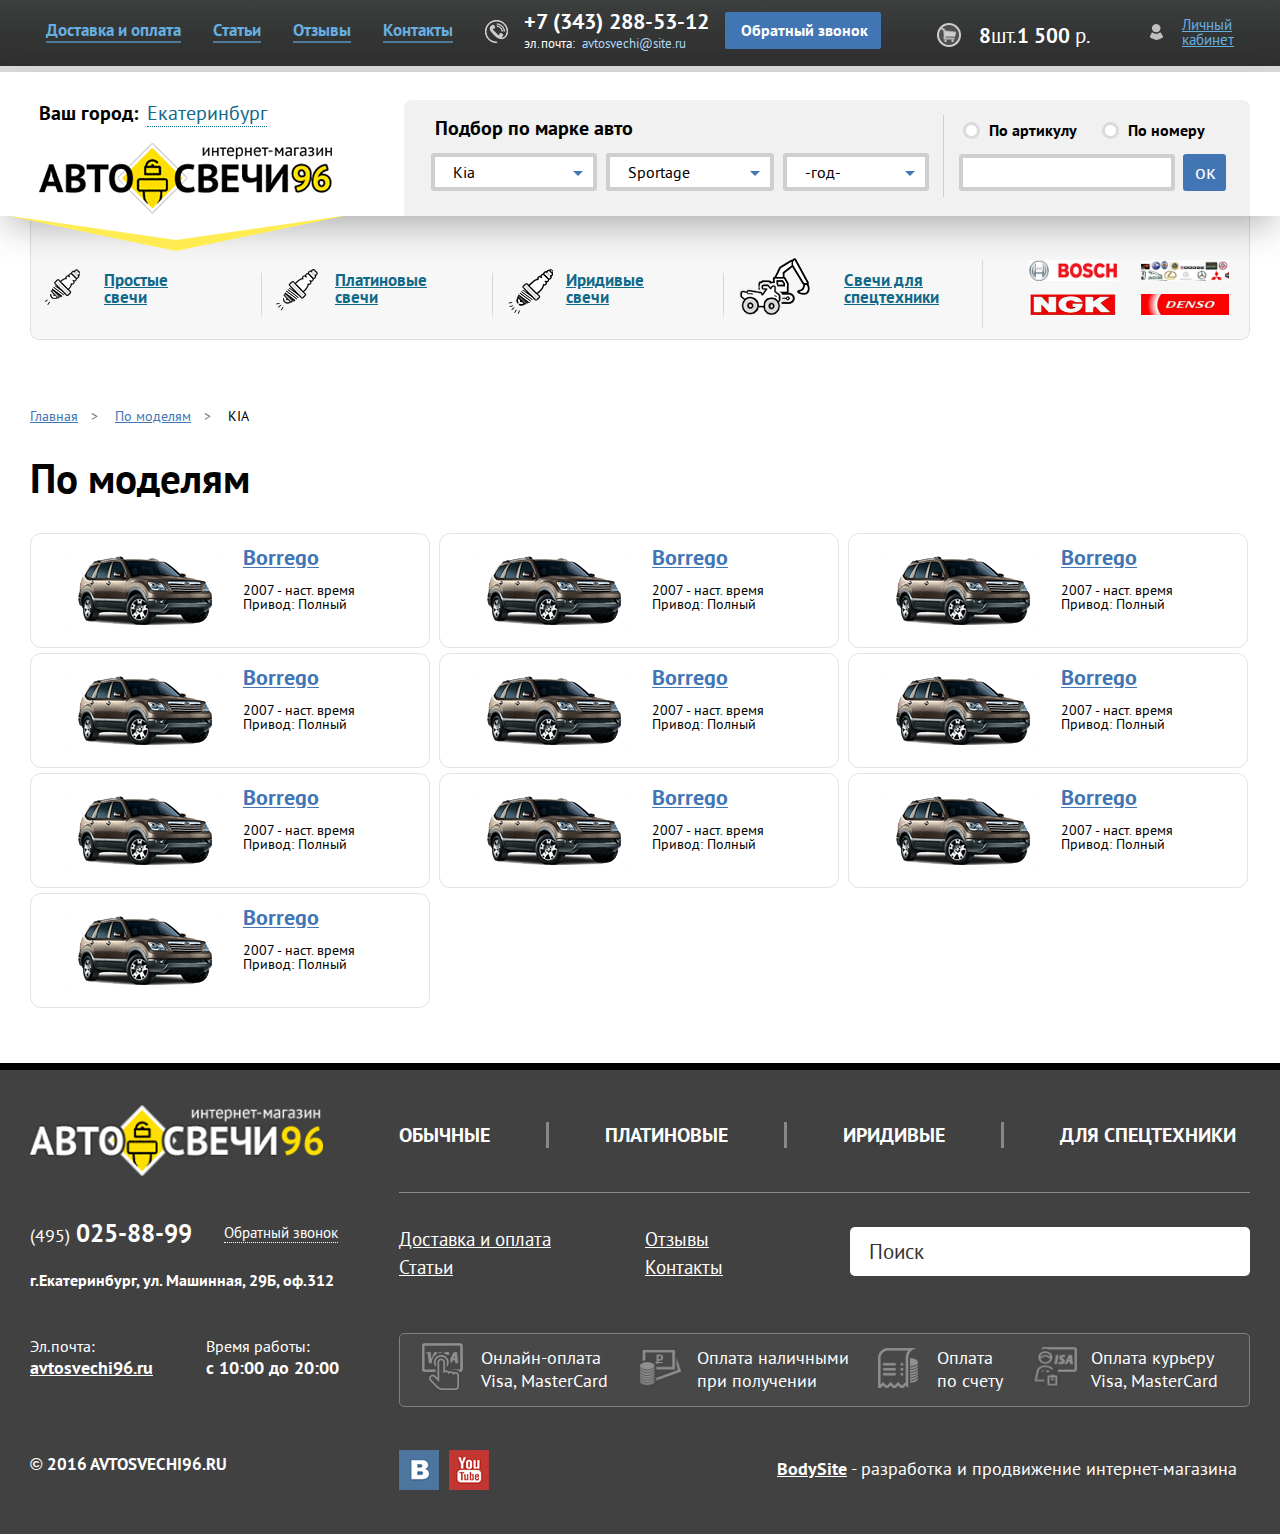
<file: catalog-marks.html>
<!DOCTYPE html>
<html lang="en">

<head>
  <meta charset="UTF-8">
  <title>main</title>
  <link rel="stylesheet" href="css/clear.css">
  <link rel="stylesheet" href="css/style.css">

   <script src="https://code.jquery.com/jquery-1.12.4.min.js" integrity="sha256-ZosEbRLbNQzLpnKIkEdrPv7lOy9C27hHQ+Xp8a4MxAQ=" crossorigin="anonymous"></script>
  <script src="js/jquery-placeholder.min.js"></script>
  <script src="js/owl.carousel.min.js"></script>
  <script src="js/form-styler.min.js"></script>
  <script src="js/main.js"></script>
</head>

<body>
<div class="wrapper">
  <div class="header">
      <div class="top-header">
        <div class="main-cont clearfix">
         
          <div class="top-nav-menu">
            <a href="#" class="top-nav-menu__item"><span>Доставка и оплата</span></a>
            <a href="#" class="top-nav-menu__item top-nav-menu__item--two"><span>Статьи</span></a>
            <a href="#" class="top-nav-menu__item"><span>Отзывы</span></a>
            <a href="#" class="top-nav-menu__item"><span>Контакты</span></a>
          </div>
          
          <div class="top-callback">
            <div class="top__ico"><img src="img/Layer-30-copy-2.png" alt=""></div>
            <div class="top-callback__contacts">
             <div class="top-phone">+7 (343) 288-53-12</div>
              <div class="top-mail"><span>эл.почта:</span><span><a href="">avtosvechi@site.ru</a></span></div>
            </div>
            <div class="top-callback__btn">Обратный звонок</div>
          </div>
          <div class="top-basket">
           <a href="#">
              <div class="top__ico"><img src="img/MergedLayers.png" alt=""></div>
             <div class="top-basket__quantity"><span>8</span><span class='top-basket__quantity--pcs'>шт.</span><span>1 500 </span><span class='top-basket__quantity--pcs'>р.</span></div>
            </a>
          </div>
          
          <div class="top-lk">
            <a href="#"><div class="top__ico"><img src="img/Layer-29.png" alt=""></div><div class="top-lk__text js-top-lk__text">Личный кабинет</div></a>
          </div>
        </div>
      </div>
      <div class="top-header-second">
       <div class="main-cont clearfix">
       
         <div class="top-header-second__logo-reg">
          <div class="logo-reg-region">
            <span class="city-pre-txt">Ваш город:</span>
            <span class="city-select js-city-select">Екатеринбург</span>
          </div>
          <div class="logo"><a href="#"><img src="img/logo.png" alt=""></a></div>
        </div>
        
        <div class="top-header-second__filter">
           
            <div class="filte-auto-options">
            <h3 class="filter-title">Подбор по марке авто</h3>
            <div class="selects-filter">
              <div class="button__select btn-select-car">
                <select class="select-arr">
                  <option>Kia</option>
                  <option>Ne Kia</option>
                </select>
              </div>
              
              <div class="button__select btn-select-mark">
                <select class="select-arr">
                  <option>Sportage</option>
                  <option>Sportage super very fast simple cool hah</option>
                </select>
              </div>
                
              <div class="button__select btn-seleft-year">
                <select class="select-arr">
                  <option>-год-</option>
                  <option>2007</option>
                </select>
              </div>
            </div>
          </div>
          
          <div class="filter-article-number">
            <div class="filter-article-number__radioBtn">
              <div class="top-filter__radioBtn--wrap">
                <label class='vam' name="menu-select" for="menu-select">
                  <input class='top-filter__radioBtn' name="menu-select" type='radio' id="menu-select">
                  <span class="selection-button"></span>
                  <span class="top-filter__text">По артикулу</span>
                </label>
              </div>
            
              <div class="top-filter__radioBtn--wrap">
                <label class='vam' name="menu-select" for="menu-select2">
                  <input class='top-filter__radioBtn' name="menu-select" type="radio" id="menu-select2">
                  <span class="selection-button"></span>
                  <span class="top-filter__text">По номеру</span>
                 </label>
              </div>
            </div>
            <div class="article-fild--wrap"><input class='article-fild' type="text"><button class="submit-top-filter">ок</button></div>
          </div>
        </div>
        
       </div>
      </div>
  </div>



<div class="main-cont">
    <div class="product-menu product-menu--center clearfix">

      <a href='#' class="product-menu__item item-svechi item-svechi--simple ">
        <div class="product-menu__text">Простые свечи</div>
      </a>
      <a href='#' class="product-menu__item  item-svechi  item-svechi--platina ">
        <div class="product-menu__text">Платиновые свечи</div>
      </a>
      <a href='#' class="product-menu__item  item-svechi  item-svechi--irid ">
        <div class="product-menu__text">Иридивые свечи</div>
      </a>
      <a href='#' class="product-menu__item  item-svechi  item-svechi--spec ">
        <div class="product-menu__text">Свечи для спецтехники</div>
      </a>
    
     <div class="product-menu--cneter__category-img">
      <div class="category-img--wrap clearfix">
       <div class="category-img__item"><img src="img/Layer-15.png" alt=""></div>
       <div class="category-img__item"><img src="img/Layer-18.png" alt=""></div>
      </div>
      <div class="category-img--wrap clearfix">
       <div class="category-img__item"><img src="img/Layer-16.png" alt=""></div>
       <div class="category-img__item"><img src="img/Layer-17.png" alt=""></div>
       </div>
     </div>
  
  
   </div>
  </div>
  
  <div class="catalog">
    <div class="main-cont">
      <ul class="bread-crumbs">
        <li class="bread-crumbs__item"><a href="" class="bread-crumbs__link">Главная</a><span class="bread-crumbs__arr">></span></li>
        <li class="bread-crumbs__item"><a href="" class="bread-crumbs__link">По моделям</a><span class="bread-crumbs__arr">></span></li>
        <li class="bread-crumbs__item"><a href="" class="bread-crumbs__link">KIA</a></li>
      </ul>
      <h1 class="catalog__title">По моделям</h1>
      <ul class="catalog__list catalog-mark clearfix">
        <li class="catalog__item">
            <div class="catalog__mark-image">
              <img src="img/marks-auto/borrego.png" alt="marks">
            </div>
            <div class="catalog__descr">
              <div class="catalog__mark-name"><a href="" class="catalog__link">Borrego</a></div>
              <div class="catalog__mark-release">2007 - наст. время</div>
              <div class="catalog__mark-descr">Привод: Полный</div>
            </div>
        </li>
        <li class="catalog__item">
            <div class="catalog__mark-image">
              <img src="img/marks-auto/borrego.png" alt="marks">
            </div>
            <div class="catalog__descr">
              <div class="catalog__mark-name"><a href="" class="catalog__link">Borrego</a></div>
              <div class="catalog__mark-release">2007 - наст. время</div>
              <div class="catalog__mark-descr">Привод: Полный</div>
            </div>
        </li>
        <li class="catalog__item">
            <div class="catalog__mark-image">
              <img src="img/marks-auto/borrego.png" alt="marks">
            </div>
            <div class="catalog__descr">
              <div class="catalog__mark-name"><a href="" class="catalog__link">Borrego</a></div>
              <div class="catalog__mark-release">2007 - наст. время</div>
              <div class="catalog__mark-descr">Привод: Полный</div>
            </div>
        </li>
        <li class="catalog__item">
            <div class="catalog__mark-image">
              <img src="img/marks-auto/borrego.png" alt="marks">
            </div>
            <div class="catalog__descr">
              <div class="catalog__mark-name"><a href="" class="catalog__link">Borrego</a></div>
              <div class="catalog__mark-release">2007 - наст. время</div>
              <div class="catalog__mark-descr">Привод: Полный</div>
            </div>
        </li>
        <li class="catalog__item">
            <div class="catalog__mark-image">
              <img src="img/marks-auto/borrego.png" alt="marks">
            </div>
            <div class="catalog__descr">
              <div class="catalog__mark-name"><a href="" class="catalog__link">Borrego</a></div>
              <div class="catalog__mark-release">2007 - наст. время</div>
              <div class="catalog__mark-descr">Привод: Полный</div>
            </div>
        </li>
        <li class="catalog__item">
            <div class="catalog__mark-image">
              <img src="img/marks-auto/borrego.png" alt="marks">
            </div>
            <div class="catalog__descr">
              <div class="catalog__mark-name"><a href="" class="catalog__link">Borrego</a></div>
              <div class="catalog__mark-release">2007 - наст. время</div>
              <div class="catalog__mark-descr">Привод: Полный</div>
            </div>
        </li>
        <li class="catalog__item">
            <div class="catalog__mark-image">
              <img src="img/marks-auto/borrego.png" alt="marks">
            </div>
            <div class="catalog__descr">
              <div class="catalog__mark-name"><a href="" class="catalog__link">Borrego</a></div>
              <div class="catalog__mark-release">2007 - наст. время</div>
              <div class="catalog__mark-descr">Привод: Полный</div>
            </div>
        </li>
        <li class="catalog__item">
            <div class="catalog__mark-image">
              <img src="img/marks-auto/borrego.png" alt="marks">
            </div>
            <div class="catalog__descr">
              <div class="catalog__mark-name"><a href="" class="catalog__link">Borrego</a></div>
              <div class="catalog__mark-release">2007 - наст. время</div>
              <div class="catalog__mark-descr">Привод: Полный</div>
            </div>
        </li>
        <li class="catalog__item">
            <div class="catalog__mark-image">
              <img src="img/marks-auto/borrego.png" alt="marks">
            </div>
            <div class="catalog__descr">
              <div class="catalog__mark-name"><a href="" class="catalog__link">Borrego</a></div>
              <div class="catalog__mark-release">2007 - наст. время</div>
              <div class="catalog__mark-descr">Привод: Полный</div>
            </div>
        </li>
        <li class="catalog__item">
            <div class="catalog__mark-image">
              <img src="img/marks-auto/borrego.png" alt="marks">
            </div>
            <div class="catalog__descr">
              <div class="catalog__mark-name"><a href="" class="catalog__link">Borrego</a></div>
              <div class="catalog__mark-release">2007 - наст. время</div>
              <div class="catalog__mark-descr">Привод: Полный</div>
            </div>
        </li>
      </ul>
    </div>
  </div>
</div>
 <div class="footer">
      <div class="main-cont clearfix">
       
        <div class="footer__contact-logo">
        <div class="footer__logo"><img src="img/ft_logo.png" alt=""></div>
        <div class="footer__contacts">
          <div class="footer__callback">
            <span class="footer__phone"><span>(495)</span> 025-88-99</span><span class="footer__callback--btn"><a href="">Обратный звонок</a></span>
            <div class="footer__adress">г.Екатеринбург, ул. Машинная, 29Б, оф.312</div>
          </div>
          <div class="footer__contact-second clearfix">
            <div class="footer__email">
              <div class='ft__contact-second--small-text'>Эл.почта:</div>
              <div class='ft__contact-second--big-text'><a href="">avtosvechi96.ru</a></div>
            </div>
            <div class="footer__time-work">
              <div class='ft__contact-second--small-text'>Время работы:</div>
              <div class='ft__contact-second--big-text'>c 10:00 до 20:00</div>
            </div>
          </div>
          
          <div class="copyright">© 2016 avtosvechi96.ru</div>
          
        </div>
        </div>
        
        <div class="footer__second-part">
          <ul class="footer__inner-menu clearfix">
            <li class="inner-menu-item"><a href="#">Обычные</a></li>
            <li class="inner-menu-item"><a href="#">платиновые</a></li>
            <li class="inner-menu-item"><a href="#">Иридивые</a></li>
            <li class="inner-menu-item"><a href="#">для спецтехники</a></li>
          </ul>
          
          <div class="footer__service clearfix">
              <div class="ft-service-item">
                <div><a href="#">Доставка и оплата</a></div>
                <div><a href="#">Статьи</a></div>
              </div>
              
            <div class="ft-service-item">
              <div><a href="#">Отзывы</a></div>
              <div><a href="#">Контакты</a></div>
            </div>
            
            
            <div class="footer__search"><input placeholder="Поиск" type='search' class="footer__search-fild"></div>
          </div>
          
          <div class="footer__how-pay clearfix">
           
            <div class="how-pay-item how-pay-item-visa">
              <div class="pay-img"><img src="img/pays.png" alt=""></div>
              <div class="pay-text">Онлайн-оплата Visa, MasterCard</div>
            </div>
            
            <div class="how-pay-item how-pay-item-nal">
              <div class="pay-img"><img src="img/dolar.png" alt=""></div>
              <div class="pay-text">Оплата наличными при получении</div>
            </div>
            
            <div class="how-pay-item how-pay-item-score">
              <div class="pay-img"><img src="img/doc.png" alt=""></div>
              <div class="pay-text">Оплата по счету</div>
            </div>
            
            <div class="how-pay-item how-pay-item-visa">
              <div class="pay-img"><img src="img/curer.png" alt=""></div>
              <div class="pay-text">Оплата курьеру Visa, MasterCard</div>
            </div>
          </div>
          
          <div class="footer__links clearfix">
            <ul class="footer__social">
              <li><a href="#"><img src="img/Layer-40.png" alt=""></a></li>
              <li><a href="#"><img src="img/Layer-39.png" alt=""></a></li>
            </ul>
            
            <div class="company-developer"><a href="#"><span>BodySite</span> - разработка и продвижение интернет-магазина</a></div>
          </div>
        </div>
        
      </div>
  </div>

</body>
</file>
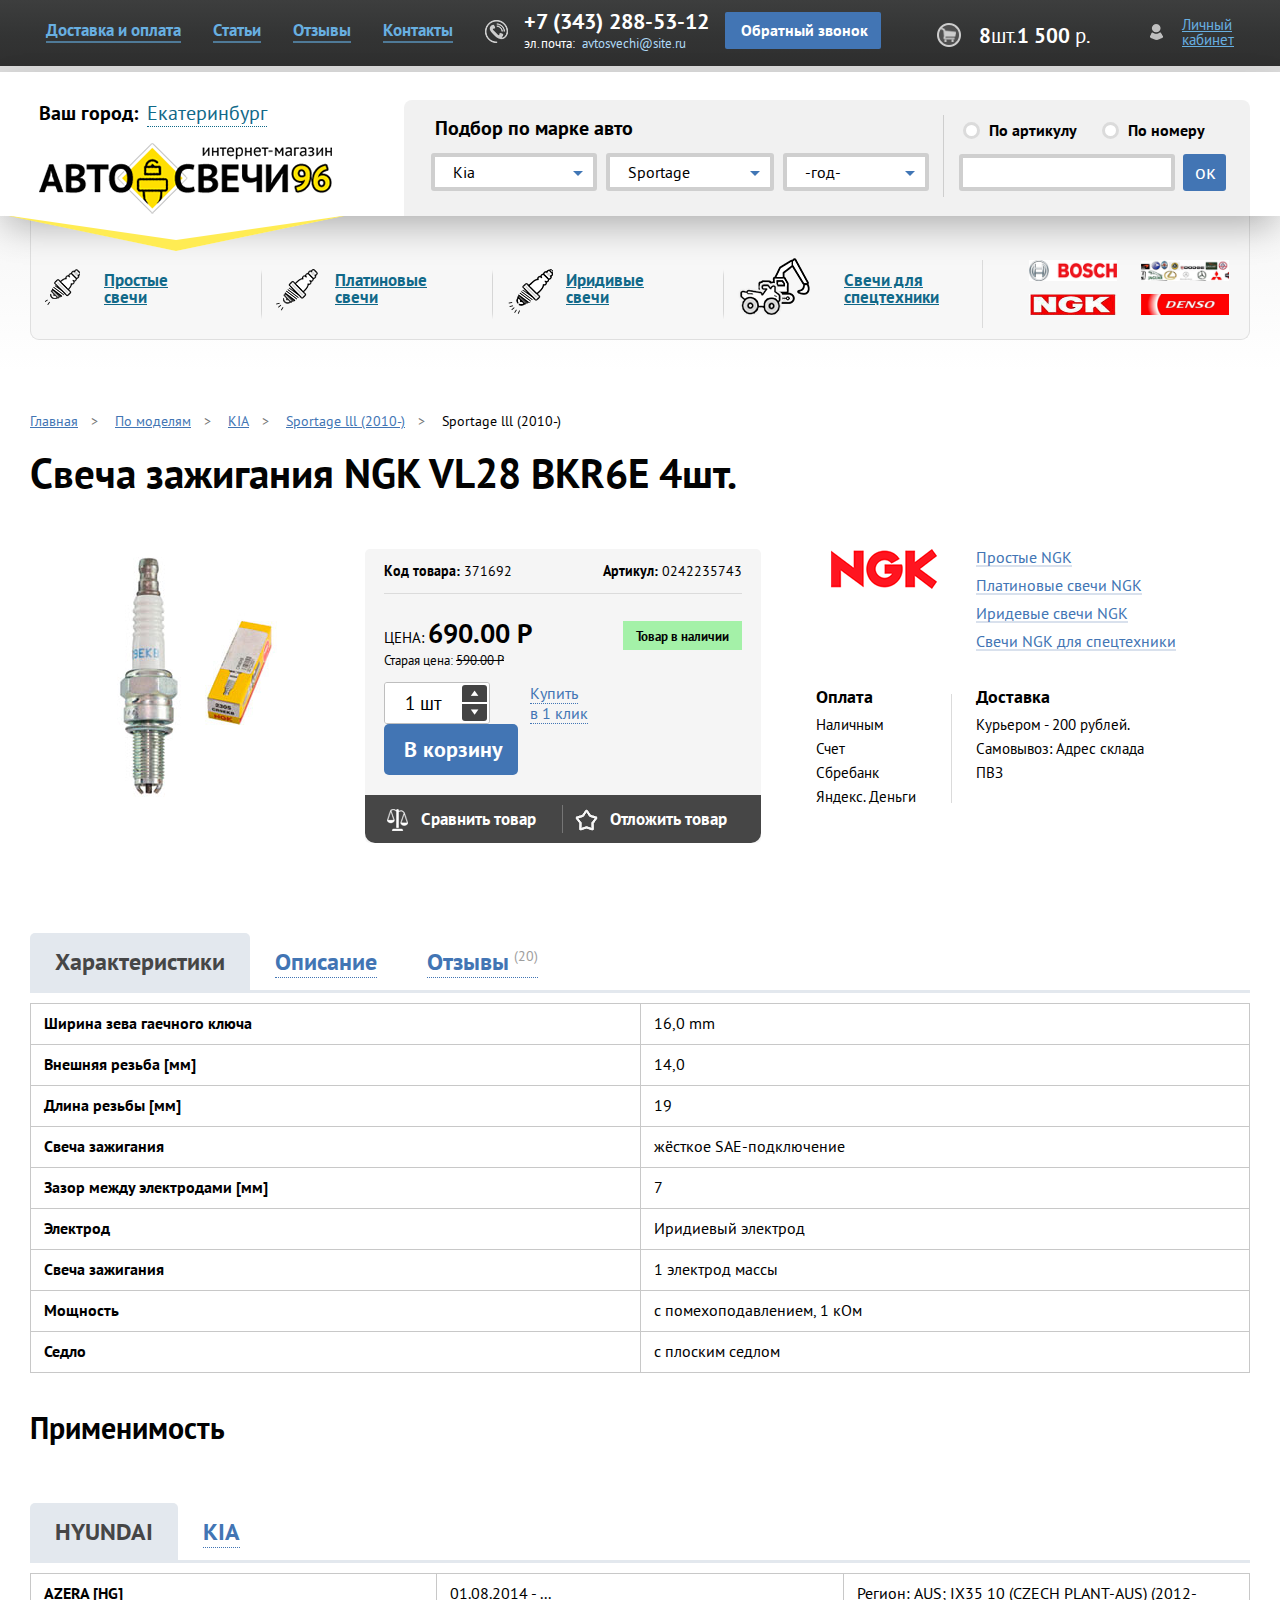
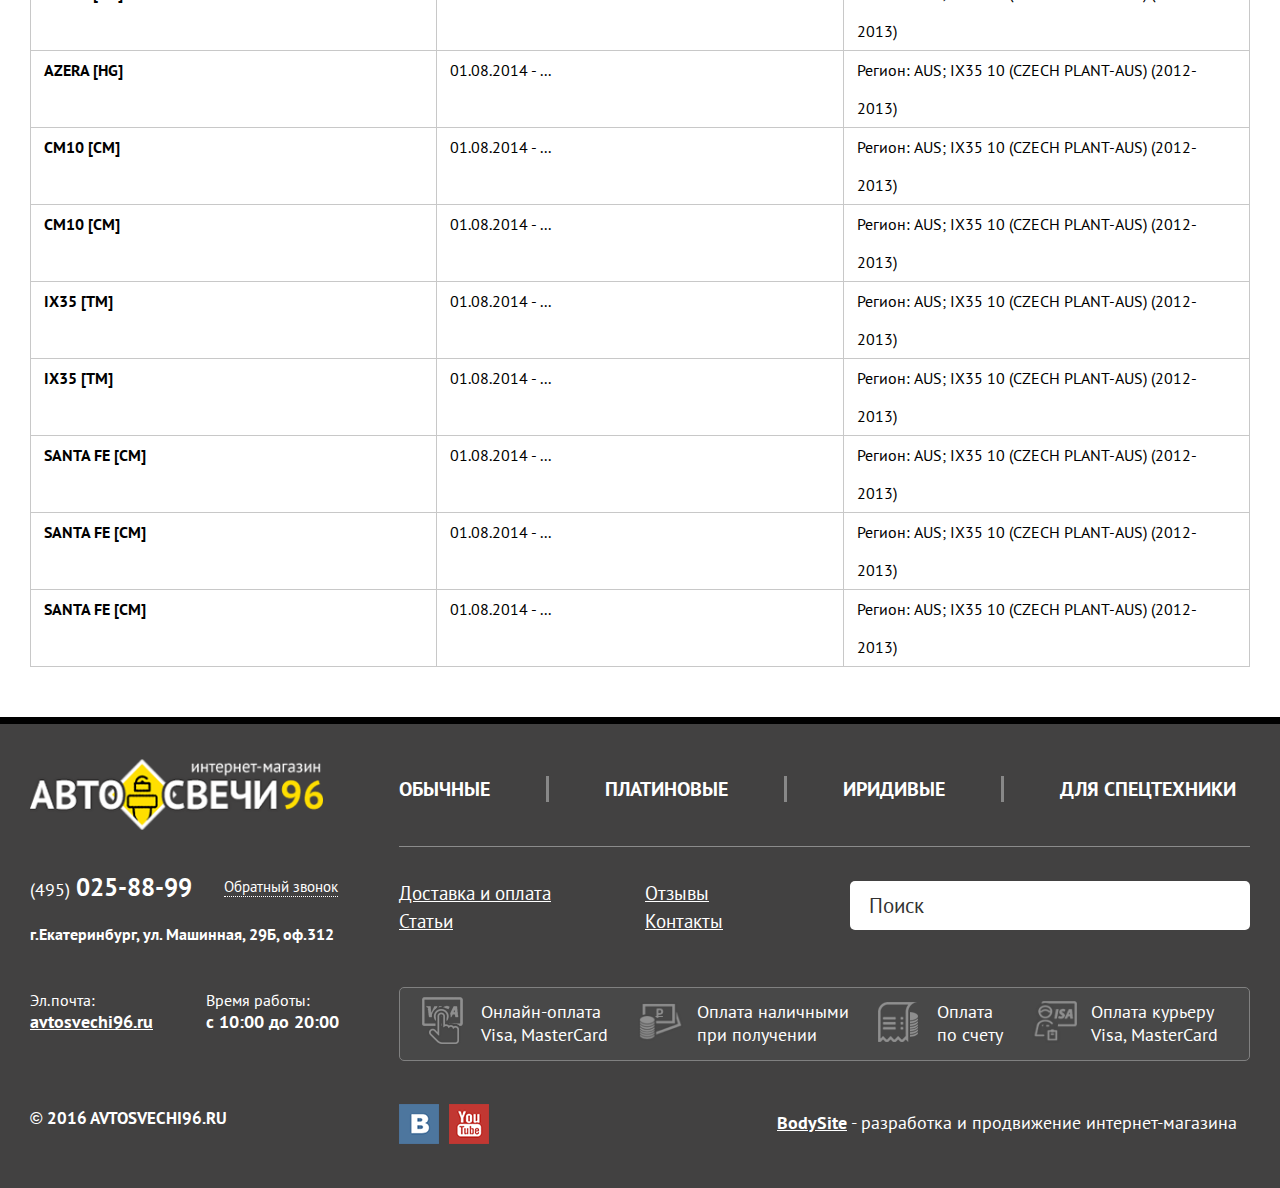
<file: details.html>
<!DOCTYPE html>
<html lang="en">

<head>
  <meta charset="UTF-8">
  <title>main</title>
  <link rel="stylesheet" href="css/clear.css">
  <link rel="stylesheet" href="css/style.css">
  
  <script src="https://code.jquery.com/jquery-1.12.4.min.js" integrity="sha256-ZosEbRLbNQzLpnKIkEdrPv7lOy9C27hHQ+Xp8a4MxAQ=" crossorigin="anonymous"></script>
  <script src="js/jquery-placeholder.min.js"></script>
  <script src="js/owl.carousel.min.js"></script>
  <script src="js/form-styler.min.js"></script>
  <script src="js/main.js"></script>
</head>

<body>
<div class="wrapper">
  <div class="header">
      <div class="top-header">
        <div class="main-cont clearfix">
         
          <div class="top-nav-menu">
            <a href="#" class="top-nav-menu__item"><span>Доставка и оплата</span></a>
            <a href="#" class="top-nav-menu__item top-nav-menu__item--two"><span>Статьи</span></a>
            <a href="#" class="top-nav-menu__item"><span>Отзывы</span></a>
            <a href="#" class="top-nav-menu__item"><span>Контакты</span></a>
          </div>
          
          <div class="top-callback">
            <div class="top__ico"><img src="img/Layer-30-copy-2.png" alt=""></div>
            <div class="top-callback__contacts">
             <div class="top-phone">+7 (343) 288-53-12</div>
              <div class="top-mail"><span>эл.почта:</span><span><a href="">avtosvechi@site.ru</a></span></div>
            </div>
            <div class="top-callback__btn">Обратный звонок</div>
          </div>
          <div class="top-basket">
           <a href="#">
              <div class="top__ico"><img src="img/MergedLayers.png" alt=""></div>
             <div class="top-basket__quantity"><span>8</span><span class='top-basket__quantity--pcs'>шт.</span><span>1 500 </span><span class='top-basket__quantity--pcs'>р.</span></div>
            </a>
          </div>
          
          <div class="top-lk">
            <a href="#"><div class="top__ico"><img src="img/Layer-29.png" alt=""></div><div class="top-lk__text js-top-lk__text">Личный кабинет</div></a>
          </div>
        </div>
      </div>
      <div class="top-header-second">
       <div class="main-cont clearfix">
       
         <div class="top-header-second__logo-reg">
          <div class="logo-reg-region">
            <span class="city-pre-txt">Ваш город:</span>
            <span class="city-select js-city-select">Екатеринбург</span>
          </div>
          <div class="logo"><a href="#"><img src="img/logo.png" alt=""></a></div>
        </div>
        
        <div class="top-header-second__filter">
           
            <div class="filte-auto-options">
            <h3 class="filter-title">Подбор по марке авто</h3>
            <div class="selects-filter">
              <div class="button__select btn-select-car">
                <select class="select-arr">
                  <option>Kia</option>
                  <option>Ne Kia</option>
                </select>
              </div>
              
              <div class="button__select btn-select-mark">
                <select class="select-arr">
                  <option>Sportage</option>
                  <option>Sportage super very fast simple cool hah</option>
                </select>
              </div>
                
              <div class="button__select btn-seleft-year">
                <select class="select-arr">
                  <option>-год-</option>
                  <option>2007</option>
                </select>
              </div>
            </div>
          </div>
          
          <div class="filter-article-number">
           <div class="filter-article-number__radioBtn">
              <div class="top-filter__radioBtn--wrap">
                <label class='vam' name="menu-select" for="menu-select">
                  <input class='top-filter__radioBtn' name="menu-select" type='radio' id="menu-select">
                  <span class="selection-button"></span>
                  <span class="top-filter__text">По артикулу</span>
                </label>
              </div>
            
              <div class="top-filter__radioBtn--wrap">
                <label class='vam' name="menu-select" for="menu-select2">
                  <input class='top-filter__radioBtn' name="menu-select" type="radio" id="menu-select2">
                  <span class="selection-button"></span>
                  <span class="top-filter__text">По номеру</span>
                 </label>
              </div>
            </div>
            <div class="article-fild--wrap"><input class='article-fild' type="text"><button class="submit-top-filter">ок</button></div>
          </div>
        </div>
        
       </div>
      </div>
  </div>



<div class="main-cont">
    <div class="product-menu product-menu--center clearfix">

      <a href='#' class="product-menu__item item-svechi item-svechi--simple ">
        <div class="product-menu__text">Простые свечи</div>
      </a>
      <a href='#' class="product-menu__item  item-svechi  item-svechi--platina ">
        <div class="product-menu__text">Платиновые свечи</div>
      </a>
      <a href='#' class="product-menu__item  item-svechi  item-svechi--irid ">
        <div class="product-menu__text">Иридивые свечи</div>
      </a>
      <a href='#' class="product-menu__item  item-svechi  item-svechi--spec ">
        <div class="product-menu__text">Свечи для спецтехники</div>
      </a>
    
     <div class="product-menu--cneter__category-img">
      <div class="category-img--wrap clearfix">
       <div class="category-img__item"><img src="img/Layer-15.png" alt=""></div>
       <div class="category-img__item"><img src="img/Layer-18.png" alt=""></div>
      </div>
      <div class="category-img--wrap clearfix">
       <div class="category-img__item"><img src="img/Layer-16.png" alt=""></div>
       <div class="category-img__item"><img src="img/Layer-17.png" alt=""></div>
       </div>
     </div>
  
  
   </div>
  </div>

  
  <div class="details">
    <div class="main-cont">
      <ul class="bread-crumbs">
        <li class="bread-crumbs__item"><a href="" class="bread-crumbs__link">Главная</a><span class="bread-crumbs__arr">></span></li>
        <li class="bread-crumbs__item"><a href="" class="bread-crumbs__link">По моделям</a><span class="bread-crumbs__arr">></span></li>
        <li class="bread-crumbs__item"><a href="" class="bread-crumbs__link">KIA</a><span class="bread-crumbs__arr">></span></li>
        <li class="bread-crumbs__item"><a href="" class="bread-crumbs__link">Sportage lll (2010-)</a><span class="bread-crumbs__arr">></span></li>
        <li class="bread-crumbs__item"><a href="" class="bread-crumbs__link">Sportage lll (2010-)</a></li>
      </ul>
      <h1 class="details__title">Свеча зажигания NGK VL28 BKR6E 4шт.</h1>
      <div class="details-order clearfix">
        <div class="details-order__img">
          <img src="img/details.jpg" alt="details">
        </div>
        <div class="product-order">
          <div class="product-order__top clearfix">
            <div class="product-order__code"><b>Код товара:</b> <span class="product-code">371692</span></div>
            <div class="product-order__article"><b>Артикул:</b> <span class="product-article">0242235743</span></div>
          </div>
          <div class="product-order__center clearfix">
            <div class="product-order__price">
              <div class="product-order__new-price">ЦЕНА: <span class="new-price"> 690.00 Р</span></div>
              <div class="product-order__old-price">Старая цена: <del class="old-price">590.00 Р</del></div>
            </div>
            <div class="product-order__in-stock">Товар в наличии</div>
            <div class="l-product-order__order-line clearfix">
              <div class="product-order__amount-wrap">
               <div class="spark-plug__amount btn-value">
                <input type="text" value="1 шт" class="btn-value__text" readonly>
                <div class="btn-value__count btn-value__count--plus">
                  <img src="img/arr-up.png" class="noselect" alt="up">
                </div>
                <div class="btn-value__count btn-value__count--minus">
                  <img src="img/arr-down.png" class="noselect" alt="up">
                </div>
              </div>
              </div>
              <div class="product-order__one-click"><a href="">Купить<br> в 1 клик</a></div>
              <div class="product-order__to-basket">В корзину</div>
            </div>
          </div>
          <div class="product-order__bottom clearfix">
            <div class="product-order__compare"><span>Сравнить товар</span></div>
            <div class="product-order__set-aside"><span>Отложить товар</span></div>
          </div>
        </div>
        <div class="details-order__descr">
          <div class="details-plug clearfix">
            <div class="details-plug__logo"><img src="img/candles1.png" alt="candl"></div>
            <ul class="details-plug__list">
              <li class="details-plug__item"><a href="" class="details-plug__link">Простые NGK</a></li>
              <li class="details-plug__item"><a href="" class="details-plug__link">Платиновые свечи NGK</a></li>
              <li class="details-plug__item"><a href="" class="details-plug__link">Иридевые свечи NGK</a></li>
              <li class="details-plug__item"><a href="" class="details-plug__link">Свечи NGK для спецтехники</a></li>
            </ul>
          </div>
          <div class="details-order__info clearfix">
            <ul class="order-info order-info--left order-info--border-right">
              <li class="order-info__title">Оплата</li>
              <li class="order-info__item">Наличным</li>
              <li class="order-info__item">Счет</li>
              <li class="order-info__item">Сбребанк</li>
              <li class="order-info__item">Яндекс. Деньги</li>
            </ul>
             <ul class="order-info order-info--left">
              <li class="order-info__title">Доставка</li>
              <li class="order-info__item">Курьером - 200 рублей.</li>
              <li class="order-info__item">Самовывоз: Адрес склада</li>
              <li class="order-info__item">ПВЗ</li>
            </ul>
          </div>
        </div>
      </div>
      <div class="product-descr">
        <ul class="product-descr__menu">
          <li class="product-descr__link product-descr__link--active" data-tab="product-descr__characteristic"><span>Характеристики</span></li>
          <li class="product-descr__link" data-tab="product-descr__specification"><span>Описание</span></li>
          <li class="product-descr__link" data-tab="product-descr__reviews"><span>Отзывы<sup class="product-descr__reviews">(20)</sup></span></li>
        </ul>
          <div id="product-descr__characteristic" class="product-descr__item product-descr__item--active">
            <table class="product-characteristics">
              <tr class="product-characteristics__row">
                <td class="product-characteristics__cell"><strong>Ширина зева гаечного ключа</strong></td>
                <td class="product-characteristics__cell">16,0 mm</td>
              </tr>
              <tr class="product-characteristics__row">
                <td class="product-characteristics__cell"><strong>Внешняя резьба [мм]</strong></td>
                <td class="product-characteristics__cell">14,0</td>
              </tr>
              <tr class="product-characteristics__row">
                <td class="product-characteristics__cell"><strong>Длина резьбы [мм]</strong></td>
                <td class="product-characteristics__cell">19</td>
              </tr>
              <tr class="product-characteristics__row">
                <td class="product-characteristics__cell"><strong>Свеча зажигания</strong></td>
                <td class="product-characteristics__cell">жёсткое SAE-подключение</td>
              </tr>
               <tr class="product-characteristics__row">
                <td class="product-characteristics__cell"><strong>Зазор между электродами [мм]</strong></td>
                <td class="product-characteristics__cell">7</td>
              </tr>
              <tr class="product-characteristics__row">
                <td class="product-characteristics__cell"><strong>Электрод</strong></td>
                <td class="product-characteristics__cell">Иридиевый электрод</td>
              </tr>
              <tr class="product-characteristics__row">
                <td class="product-characteristics__cell"><strong>Свеча зажигания</strong></td>
                <td class="product-characteristics__cell">1 электрод массы</td>
              </tr>
              <tr class="product-characteristics__row">
                <td class="product-characteristics__cell"><strong>Мощность</strong></td>
                <td class="product-characteristics__cell">с помехоподавлением, 1 кОм</td>
              </tr>
              <tr class="product-characteristics__row">
                <td class="product-characteristics__cell"><strong>Седло</strong></td>
                <td class="product-characteristics__cell">с плоским седлом</td>
              </tr>
            </table>
          </div>
          <div id="product-descr__specification" class="product-descr__item">
            <table class="product-characteristics">
              <tr class="product-characteristics__row">
                <td class="product-characteristics__cell"><strong>Ширина зева гаечного ключа</strong></td>
                <td class="product-characteristics__cell">16,0 mm</td>
              </tr>
              <tr class="product-characteristics__row">
                <td class="product-characteristics__cell"><strong>Внешняя резьба [мм]</strong></td>
                <td class="product-characteristics__cell">14,0</td>
              </tr>
              <tr class="product-characteristics__row">
                <td class="product-characteristics__cell"><strong>Свеча зажигания</strong></td>
                <td class="product-characteristics__cell">жёсткое SAE-подключение</td>
              </tr>
               <tr class="product-characteristics__row">
                <td class="product-characteristics__cell"><strong>Зазор между электродами [мм]</strong></td>
                <td class="product-characteristics__cell">7</td>
              </tr>
              <tr class="product-characteristics__row">
                <td class="product-characteristics__cell"><strong>Электрод</strong></td>
                <td class="product-characteristics__cell">Иридиевый электрод</td>
              </tr>
              <tr class="product-characteristics__row">
                <td class="product-characteristics__cell"><strong>Свеча зажигания</strong></td>
                <td class="product-characteristics__cell">1 электрод массы</td>
              </tr>
              <tr class="product-characteristics__row">
                <td class="product-characteristics__cell"><strong>Мощность</strong></td>
                <td class="product-characteristics__cell">с помехоподавлением, 1 кОм</td>
              </tr>
              <tr class="product-characteristics__row">
                <td class="product-characteristics__cell"><strong>Седло</strong></td>
                <td class="product-characteristics__cell">с плоским седлом</td>
              </tr>
            </table>
          </div>
          <div id="product-descr__reviews" class="product-descr__item">
            <table class="product-characteristics">
              <tr class="product-characteristics__row">
                <td class="product-characteristics__cell"><strong>Длина резьбы [мм]</strong></td>
                <td class="product-characteristics__cell">19</td>
              </tr>
              <tr class="product-characteristics__row">
                <td class="product-characteristics__cell"><strong>Свеча зажигания</strong></td>
                <td class="product-characteristics__cell">жёсткое SAE-подключение</td>
              </tr>
               <tr class="product-characteristics__row">
                <td class="product-characteristics__cell"><strong>Зазор между электродами [мм]</strong></td>
                <td class="product-characteristics__cell">7</td>
              </tr>
              <tr class="product-characteristics__row">
                <td class="product-characteristics__cell"><strong>Электрод</strong></td>
                <td class="product-characteristics__cell">Иридиевый электрод</td>
              </tr>
              <tr class="product-characteristics__row">
                <td class="product-characteristics__cell"><strong>Свеча зажигания</strong></td>
                <td class="product-characteristics__cell">1 электрод массы</td>
              </tr>
              <tr class="product-characteristics__row">
                <td class="product-characteristics__cell"><strong>Мощность</strong></td>
                <td class="product-characteristics__cell">с помехоподавлением, 1 кОм</td>
              </tr>
              <tr class="product-characteristics__row">
                <td class="product-characteristics__cell"><strong>Седло</strong></td>
                <td class="product-characteristics__cell">с плоским седлом</td>
              </tr>
            </table>
          </div>
      </div>
      <div class="product-mark">
      <h2 class="product-mark__title">Применимость</h2>
        <ul class="product-descr__menu">
          <li class="product-descr__link product-descr__link--active" data-tab="hyundai"><span>HYUNDAI</span></li>
          <li class="product-descr__link" data-tab="kia"><span>KIA</span></li>
        </ul>
          <div id="hyundai" class="product-descr__item product-descr__item--active">
            <table class="product-characteristics">
              <tr class="product-characteristics__row">
                <td class="product-characteristics__cell"><strong>AZERA [HG]</strong></td>
                <td class="product-characteristics__cell">01.08.2014 - ...</td>
                <td class="product-characteristics__cell">Регион: AUS; IX35 10 (CZECH PLANT-AUS) (2012-2013)</td>
              </tr>
              <tr class="product-characteristics__row">
                <td class="product-characteristics__cell"><strong>AZERA [HG]</strong></td>
                <td class="product-characteristics__cell">01.08.2014 - ...</td>
                <td class="product-characteristics__cell">Регион: AUS; IX35 10 (CZECH PLANT-AUS) (2012-2013)</td>
              </tr>
              <tr class="product-characteristics__row">
                <td class="product-characteristics__cell"><strong>CM10 [CM]</strong></td>
                <td class="product-characteristics__cell">01.08.2014 - ...</td>
                <td class="product-characteristics__cell">Регион: AUS; IX35 10 (CZECH PLANT-AUS) (2012-2013)</td>
              </tr>
              <tr class="product-characteristics__row">
                <td class="product-characteristics__cell"><strong>CM10 [CM]</strong></td>
                <td class="product-characteristics__cell">01.08.2014 - ...</td>
                <td class="product-characteristics__cell">Регион: AUS; IX35 10 (CZECH PLANT-AUS) (2012-2013)</td>
              </tr>
               <tr class="product-characteristics__row">
                <td class="product-characteristics__cell"><strong>IX35 [TM]</strong></td>
                <td class="product-characteristics__cell">01.08.2014 - ...</td>
                <td class="product-characteristics__cell">Регион: AUS; IX35 10 (CZECH PLANT-AUS) (2012-2013)</td>
              </tr>
              <tr class="product-characteristics__row">
                <td class="product-characteristics__cell"><strong>IX35 [TM]</strong></td>
                <td class="product-characteristics__cell">01.08.2014 - ...</td>
                <td class="product-characteristics__cell">Регион: AUS; IX35 10 (CZECH PLANT-AUS) (2012-2013)</td>
              </tr>
              <tr class="product-characteristics__row">
                <td class="product-characteristics__cell"><strong>SANTA FE [CM]</strong></td>
                <td class="product-characteristics__cell">01.08.2014 - ...</td>
                <td class="product-characteristics__cell">Регион: AUS; IX35 10 (CZECH PLANT-AUS) (2012-2013)</td>
              </tr>
              <tr class="product-characteristics__row">
                <td class="product-characteristics__cell"><strong>SANTA FE [CM]</strong></td>
                <td class="product-characteristics__cell">01.08.2014 - ...</td>
                <td class="product-characteristics__cell">Регион: AUS; IX35 10 (CZECH PLANT-AUS) (2012-2013)</td>
              </tr>
              <tr class="product-characteristics__row">
                <td class="product-characteristics__cell"><strong>SANTA FE [CM]</strong></td>
                <td class="product-characteristics__cell">01.08.2014 - ...</td>
                <td class="product-characteristics__cell">Регион: AUS; IX35 10 (CZECH PLANT-AUS) (2012-2013)</td>
              </tr>
            </table>
          </div>
          <div id="kia" class="product-descr__item">
             <table class="product-characteristics">
              <tr class="product-characteristics__row">
                <td class="product-characteristics__cell"><strong>AZERA [HG]</strong></td>
                <td class="product-characteristics__cell">01.08.2014 - ...</td>
                <td class="product-characteristics__cell">Регион: AUS; IX35 10 (CZECH PLANT-AUS) (2012-2013)</td>
              </tr>
              <tr class="product-characteristics__row">
                <td class="product-characteristics__cell"><strong>AZERA [HG]</strong></td>
                <td class="product-characteristics__cell">01.08.2014 - ...</td>
                <td class="product-characteristics__cell">Регион: AUS; IX35 10 (CZECH PLANT-AUS) (2012-2013)</td>
              </tr>
              <tr class="product-characteristics__row">
                <td class="product-characteristics__cell"><strong>IX35 [TM]</strong></td>
                <td class="product-characteristics__cell">01.08.2014 - ...</td>
                <td class="product-characteristics__cell">Регион: AUS; IX35 10 (CZECH PLANT-AUS) (2012-2013)</td>
              </tr>
              <tr class="product-characteristics__row">
                <td class="product-characteristics__cell"><strong>SANTA FE [CM]</strong></td>
                <td class="product-characteristics__cell">01.08.2014 - ...</td>
                <td class="product-characteristics__cell">Регион: AUS; IX35 10 (CZECH PLANT-AUS) (2012-2013)</td>
              </tr>
              <tr class="product-characteristics__row">
                <td class="product-characteristics__cell"><strong>SANTA FE [CM]</strong></td>
                <td class="product-characteristics__cell">01.08.2014 - ...</td>
                <td class="product-characteristics__cell">Регион: AUS; IX35 10 (CZECH PLANT-AUS) (2012-2013)</td>
              </tr>
              <tr class="product-characteristics__row">
                <td class="product-characteristics__cell"><strong>SANTA FE [CM]</strong></td>
                <td class="product-characteristics__cell">01.08.2014 - ...</td>
                <td class="product-characteristics__cell">Регион: AUS; IX35 10 (CZECH PLANT-AUS) (2012-2013)</td>
              </tr>
            </table>
          </div>
      </div>
    </div>
  </div>
</div>
  <div class="footer">
      <div class="main-cont clearfix">
       
        <div class="footer__contact-logo">
        <div class="footer__logo"><img src="img/ft_logo.png" alt=""></div>
        <div class="footer__contacts">
          <div class="footer__callback">
            <span class="footer__phone"><span>(495)</span> 025-88-99</span><span class="footer__callback--btn"><a href="">Обратный звонок</a></span>
            <div class="footer__adress">г.Екатеринбург, ул. Машинная, 29Б, оф.312</div>
          </div>
          <div class="footer__contact-second clearfix">
            <div class="footer__email">
              <div class='ft__contact-second--small-text'>Эл.почта:</div>
              <div class='ft__contact-second--big-text'><a href="">avtosvechi96.ru</a></div>
            </div>
            <div class="footer__time-work">
              <div class='ft__contact-second--small-text'>Время работы:</div>
              <div class='ft__contact-second--big-text'>c 10:00 до 20:00</div>
            </div>
          </div>
          
          <div class="copyright">© 2016 avtosvechi96.ru</div>
          
        </div>
        </div>
        
        <div class="footer__second-part">
          <ul class="footer__inner-menu clearfix">
            <li class="inner-menu-item"><a href="#">Обычные</a></li>
            <li class="inner-menu-item"><a href="#">платиновые</a></li>
            <li class="inner-menu-item"><a href="#">Иридивые</a></li>
            <li class="inner-menu-item"><a href="#">для спецтехники</a></li>
          </ul>
          
          <div class="footer__service clearfix">
              <div class="ft-service-item">
                <div><a href="#">Доставка и оплата</a></div>
                <div><a href="#">Статьи</a></div>
              </div>
              
            <div class="ft-service-item">
              <div><a href="#">Отзывы</a></div>
              <div><a href="#">Контакты</a></div>
            </div>
            
            
            <div class="footer__search"><input placeholder="Поиск" type='search' class="footer__search-fild"></div>
          </div>
          
          <div class="footer__how-pay clearfix">
           
            <div class="how-pay-item how-pay-item-visa">
              <div class="pay-img"><img src="img/pays.png" alt=""></div>
              <div class="pay-text">Онлайн-оплата Visa, MasterCard</div>
            </div>
            
            <div class="how-pay-item how-pay-item-nal">
              <div class="pay-img"><img src="img/dolar.png" alt=""></div>
              <div class="pay-text">Оплата наличными при получении</div>
            </div>
            
            <div class="how-pay-item how-pay-item-score">
              <div class="pay-img"><img src="img/doc.png" alt=""></div>
              <div class="pay-text">Оплата по счету</div>
            </div>
            
            <div class="how-pay-item how-pay-item-visa">
              <div class="pay-img"><img src="img/curer.png" alt=""></div>
              <div class="pay-text">Оплата курьеру Visa, MasterCard</div>
            </div>
          </div>
          
          <div class="footer__links clearfix">
            <ul class="footer__social">
              <li><a href="#"><img src="img/Layer-40.png" alt=""></a></li>
              <li><a href="#"><img src="img/Layer-39.png" alt=""></a></li>
            </ul>
            
            <div class="company-developer"><a href="#"><span>BodySite</span> - разработка и продвижение интернет-магазина</a></div>
          </div>
        </div>
        
      </div>
  </div>
 
</body>
</file>
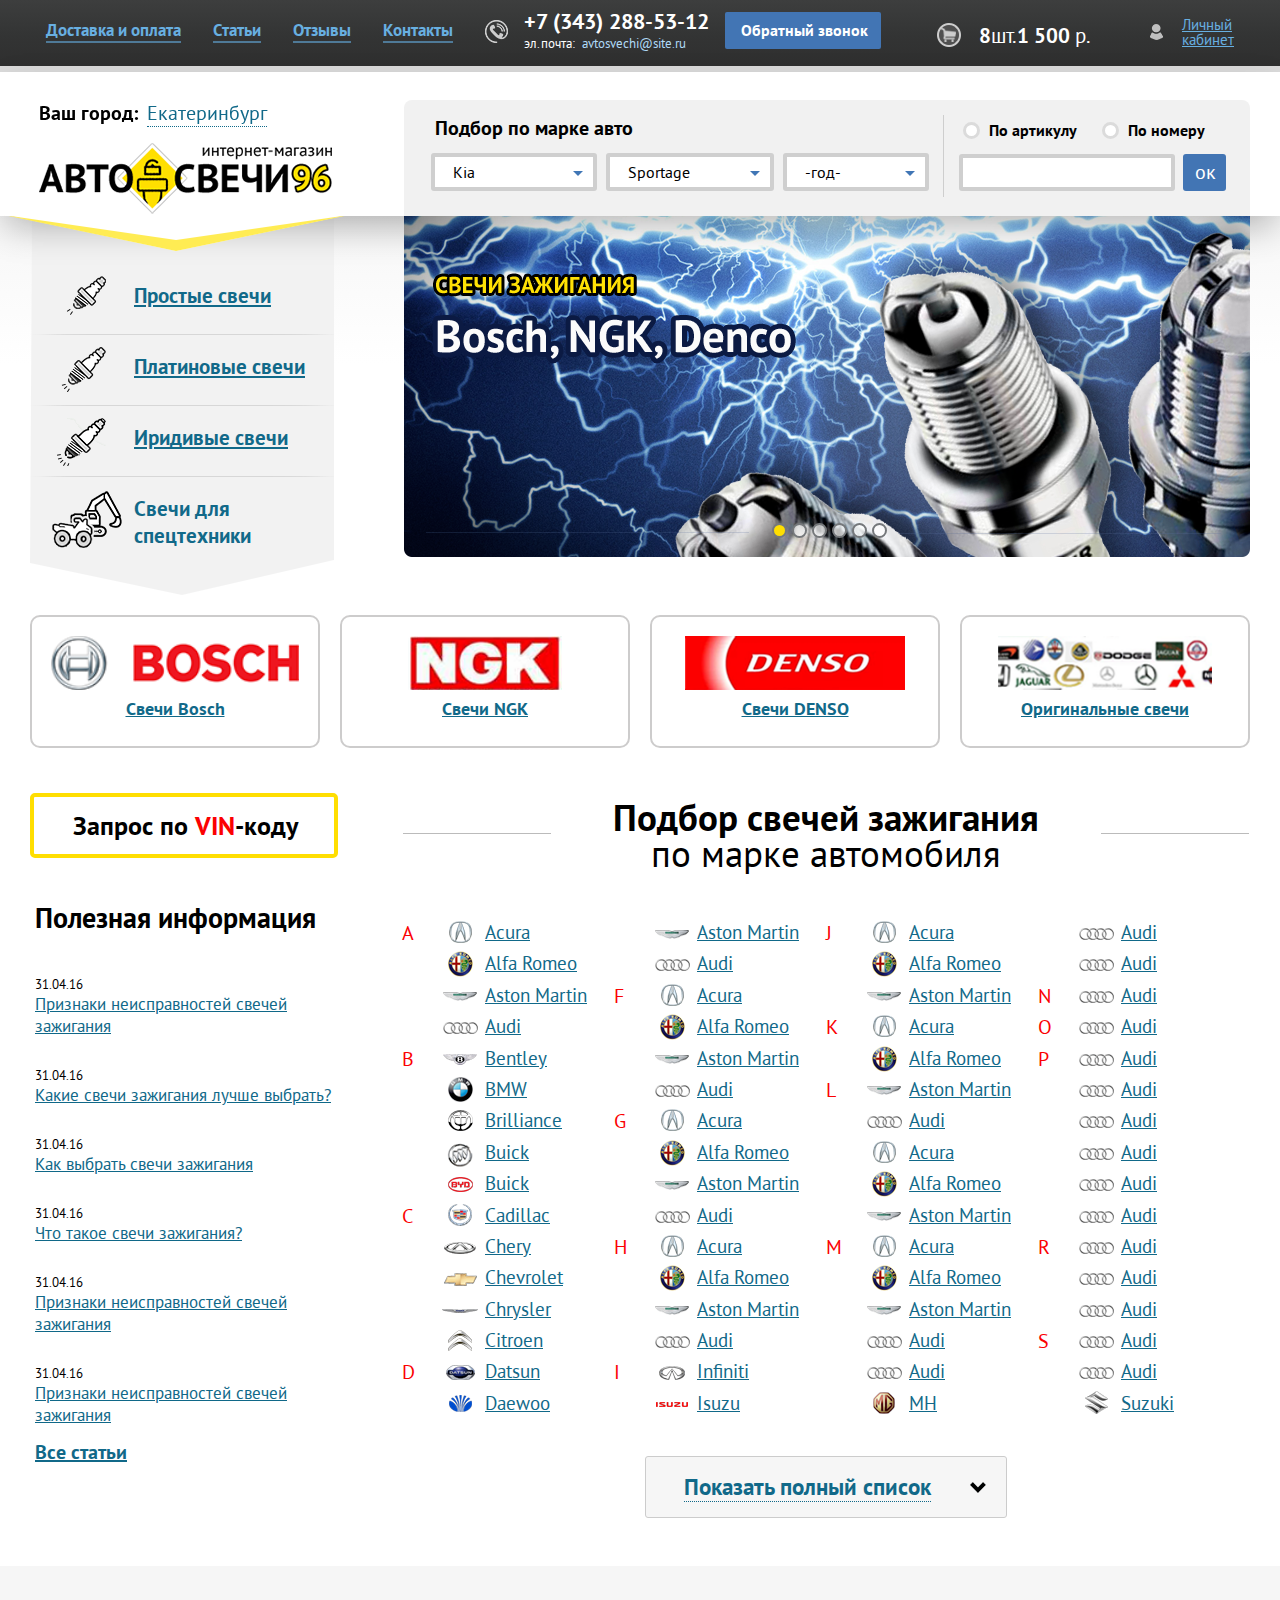
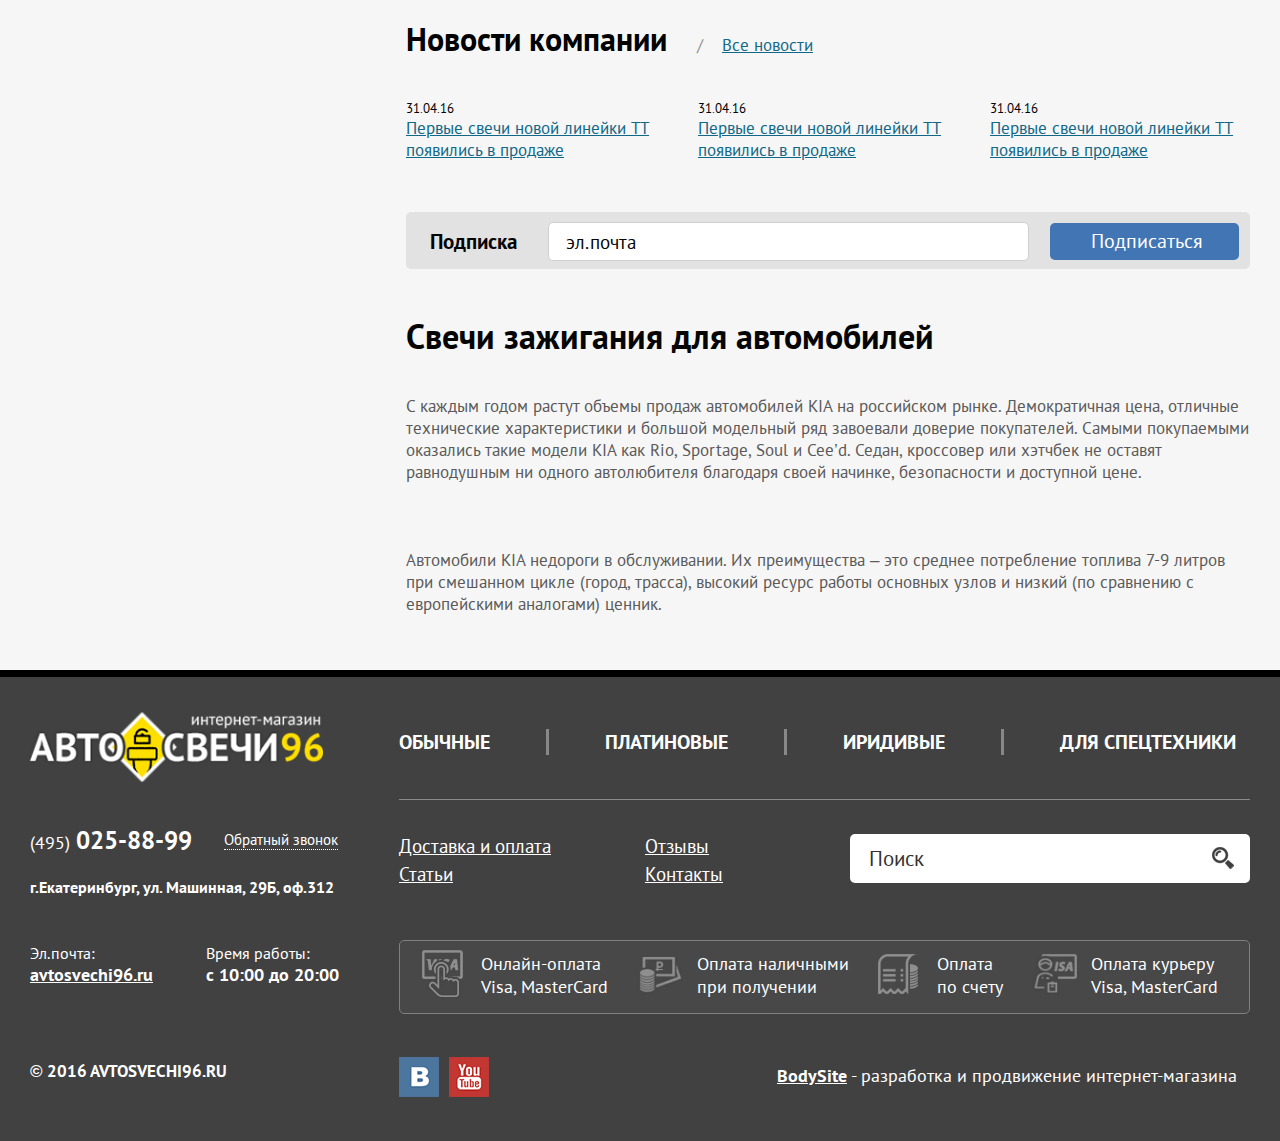
<file: home.html>
<!DOCTYPE html>
<html lang="ru">

<head>
  <meta charset="UTF-8">
  <title>main</title>
  <link rel="stylesheet" href="css/clear.css">
  <link rel="stylesheet" href="css/owl.carousel.css">
  <link rel="stylesheet" href="css/style.css">
  
  <script src="https://code.jquery.com/jquery-1.12.4.min.js" integrity="sha256-ZosEbRLbNQzLpnKIkEdrPv7lOy9C27hHQ+Xp8a4MxAQ=" crossorigin="anonymous"></script>
  <script src="js/jquery-placeholder.min.js"></script>
  <script src="js/owl.carousel.min.js"></script>
  <script src="js/form-styler.min.js"></script>
  <script src="js/main.js"></script>
</head>

<body>
<div class="wrapper">
  <div class="header">
      <div class="top-header">
        <div class="main-cont clearfix">
         
          <div class="top-nav-menu">
            <a href="#" class="top-nav-menu__item"><span>Доставка и оплата</span></a>
            <a href="#" class="top-nav-menu__item"><span>Статьи</span></a>
            <a href="#" class="top-nav-menu__item"><span>Отзывы</span></a>
            <a href="#" class="top-nav-menu__item"><span>Контакты</span></a>
          </div>
          
          <div class="top-callback">
            <div class="top__ico"><img src="img/Layer-30-copy-2.png" alt=""></div>
            <div class="top-callback__contacts">
             <div class="top-phone">+7 (343) 288-53-12</div>
              <div class="top-mail"><span>эл.почта:</span><span><a href="">avtosvechi@site.ru</a></span></div>
            </div>
            <div class="top-callback__btn">Обратный звонок</div>
          </div>
           <a href="#" class="top-basket">
              <div class="top__ico"><img src="img/MergedLayers.png" alt=""></div>
             <div class="top-basket__quantity"><span class="js-top-basket__quantity--number">8</span><span class='top-basket__quantity--pcs'>шт.</span><span class="js-top-basket__quantity--price">1 500 </span><span class='top-basket__quantity--pcs'>р.</span></div>
            </a>
          
          <div class="top-lk">
            <a href="#"><div class="top__ico"><img src="img/Layer-29.png" alt=""></div><div class="top-lk__text js-top-lk__text">Личный кабинет</div></a>
          </div>
        </div>
      </div>
      <div class="top-header-second">
       <div class="main-cont clearfix">
       
         <div class="top-header-second__logo-reg">
          <div class="logo-reg-region">
            <span class="city-pre-txt">Ваш город:</span>
            <span class="city-select js-city-select">Екатеринбург</span>
          </div>
          <div class="logo"><a href="#"><img src="img/logo.png" alt=""></a></div>
        </div>
        
        <div class="top-header-second__filter">
           
            <div class="filte-auto-options">
            <h3 class="filter-title">Подбор по марке авто</h3>
            <div class="selects-filter">
              <div class="button__select btn-select-car">
                <select class="select-arr">
                  <option>Kia</option>
                  <option>Ne Kia</option>
                </select>
              </div>
              
              <div class="button__select btn-select-mark">
                <select class="select-arr">
                  <option>Sportage</option>
                  <option>Sportage super very fast simple cool hah</option>
                </select>
              </div>
                
              <div class="button__select btn-seleft-year">
                <select class="select-arr">
                  <option>-год-</option>
                  <option>2007</option>
                </select>
              </div>
            </div>
          </div>
          
          <div class="filter-article-number">
            <div class="filter-article-number__radioBtn">
              <div class="top-filter__radioBtn--wrap">
                <label class='vam' name="menu-select" for="menu-select">
                  <input class='top-filter__radioBtn' name="menu-select" type='radio' id="menu-select">
                  <span class="selection-button"></span>
                  <span class="top-filter__text">По артикулу</span>
                </label>
              </div>
            
              <div class="top-filter__radioBtn--wrap">
                <label class='vam' name="menu-select" for="menu-select2">
                  <input class='top-filter__radioBtn' name="menu-select" type="radio" id="menu-select2">
                  <span class="selection-button"></span>
                  <span class="top-filter__text">По номеру</span>
                 </label>
              </div>
            </div>
            <div class="article-fild--wrap"><input class='article-fild' type="text"><button class="submit-top-filter">ок</button></div>
          </div>
        </div>
        
       </div>
      </div>
  </div>


  <div class="popup--wrap chose-city--popup--wrap js-chose-city--popup--wrap">
      <div class="popup chose-city-popup">
       <div class="popup__close js-popup-close"><img src="img/Layer-66.png" alt=""></div>
        <div class="chose-city-popup__title">Укажите свой город</div>
        <form action="" class="popup__search">
          <input type='search' class="popup__search-fild" placeholder="Екатеринбург"><input type='submit' class="popup__submit-fild" value="Поиск">
        </form>
      <div class="popup__city-list clearfix">
        <div class="popup__city-list-title">Популярные города</div>
        <ul class="popup__chose-city-col">
          <li class="chose-city__item"><a href="">Екатеринбург</a></li>
          <li class="chose-city__item"><a href="">Казань</a></li>
          <li class="chose-city__item"><a href="">Курган</a></li>
          <li class="chose-city__item"><a href="">Москва</a></li>
        </ul>
        
        <ul class="popup__chose-city-col popup__chose-city-col--center">
          <li class="chose-city__item"><a href="">Нижний Новгород</a></li>
          <li class="chose-city__item"><a href="">Новосибирск</a></li>
          <li class="chose-city__item"><a href="">Омск</a></li>
          <li class="chose-city__item"><a href="">Пермь</a></li>
        </ul>
        
        <ul class="popup__chose-city-col">
          <li class="chose-city__item"><a href="">Санкт-Петербург</a></li>
          <li class="chose-city__item"><a href="">Тюмень</a></li>
          <li class="chose-city__item"><a href="">Уфа</a></li>
          <li class="chose-city__item"><a href="">Челябинск</a></li>
        </ul>
      </div>
        <div class="popup__show-all-city">показать все города (229)</div>
      </div>
    </div>

  
  <div class="popup--wrap autorization--popup--wrap js-autorization--popup--wrap">
    <div class="popup popup--autorization">
      <div class="popup__close js-popup-close"><img src="img/Layer-66.png" alt=""></div>
      <div class="popup__logo"><img src="img/logo-s.png" alt=""></div>
      
      <div class="popup__social-authorization">

        <div class="social-link-reg__item">
          <div class="social-link-reg__ico"><img src="img/Layer-69.png" alt=""></div>
          <div class="social-link-name"><a href="">ВКонтакте</a></div>
        </div>

        <div class="social-link-reg__item">
          <div class="social-link-reg__ico"><img src="img/Layer-70.png" alt=""></div>
          <div class="social-link-name"><a href="">Яндекс</a></div>
        </div>

        <div class="social-link-reg__item">
          <div class="social-link-reg__ico"><img src="img/fb.png" alt=""></div>
          <div class="social-link-name"><a href="">Facebook</a></div>
        </div>

        <div class="social-link-reg__item">
          <div class="social-link-reg__ico"><img src="img/mail-72.png" alt=""></div>
          <div class="social-link-name"><a href="">Mail.Ru</a></div>
        </div>

      </div>
      
      <form action="" class="popup__authorization-form">
        <div class="authorization-fild--wrap">
          <input class='input-fild authorization-fild' type="text" placeholder='Email'>
        </div>
        <div class="authorization-fild--wrap">
          <input class='input-fild authorization-fild' type="password" placeholder='Пароль'>
        </div>
        <input class="popup__authoriz-enter-btn" type='submit' value="Войти">
      </form>
      <div class="after-from-links"><span>Забыли пароль?</span><span>Регистрация</span></div>
    </div>
  </div>
  
  <div class="popup--wrap vin--popup--wrap js-vin--popup--wrap">
    <div class="popup popup--vin">
      <div class="popup__close js-popup-close">Закрыть окно<img src="img/Layer-65.png" alt=""></div>
      <div class="popup__title-vin"><span>VIN</span> запрос</div>
      
      <form action="" class="vin-form clearfix">
        <div class="vin-form__first-part">
          <div class="vin-fild--wrap">
            <input class='input-fild vin-fild' type="text" placeholder='Имя'>
          </div>
          <div class="vin-fild--wrap">
            <input class='input-fild vin-fild' type="text" placeholder='Телефон'>
          </div>
          <div class="vin-fild--wrap">
            <input class='input-fild vin-fild' type="text" placeholder='E-mail'>
          </div>
          <input class='submit-btn vin-form__submit' type='submit' value="Отправить запрос">
        </div>
        
        <div class="vin-form__second-part">
          <div class="vin-fild--wrap">
            <input class='input-fild vin-fild' type="text" placeholder='vin-номер'>
          </div>
          <textarea class="input-fild vin-textare" name="" id="" cols="30" rows="10" placeholder="Список запчастей"></textarea>
        </div>
      </form>
      
    </div>
  </div>
  
  
  

  <div class="main-cont">
     <div class="main-cont__slider-aside--wrap clearfix">
      <div class="product-menu product-menu--left">
         
        <a href='#' class="product-menu__item item-svechi item-svechi--simple ">
            <div class="product-menu__text">Простые свечи</div>
          </a>
          
        <a href='#' class="product-menu__item  item-svechi  item-svechi--platina ">
            <div class="product-menu__text">Платиновые свечи</div>
          </a>
          
          <a href='#' class="product-menu__item  item-svechi  item-svechi--irid ">
            <div class="product-menu__text">Иридивые свечи</div>
          </a>
          
          <a href='#' class="product-menu__item  item-svechi  item-svechi--spec ">
            <div class="product-menu__text">Свечи для спецтехники</div>
          </a>
          
      </div>
      
      <div class="main-slider">
        <div id="owl-demo" class="owl-carousel">
          <div class='item'><img src="img/svechi-sl.png" alt=""></div>
          <div class='item'><img src="img/svechi-sl.png" alt=""></div>
          <div class='item'><img src="img/svechi-sl.png" alt=""></div>
          <div class='item'><img src="img/svechi-sl.png" alt=""></div>
          <div class='item'><img src="img/svechi-sl.png" alt=""></div>
          <div class='item'><img src="img/svechi-sl.png" alt=""></div>
        </div>
      </div>
  </div>
      
      <div class="main-cont__category--wrap">
      <div class="category-menu clearfix">
        <a href='#' class="category-menu__item category-menu__item--long">
          <div class="category-menu__img"><img src="img/Layer-15.png" alt=""></div>
          <div class="category-menu__link"><span href="#">Свечи Bosch</span></div>
        </a>
        
        <a href='#' class="category-menu__item category-menu__item--long">
          <div class="category-menu__img"><img src="img/Layer-16.png" alt=""></div>
          <div class="category-menu__link"><span href="#">Свечи NGK</span></div>
        </a>
        
        <a href='#' class="category-menu__item category-menu__item--long">
          <div class="category-menu__img"><img src="img/Layer-17.png" alt=""></div>
          <div class="category-menu__link"><span href="#">Свечи DENSO</span></div>
        </a>
        
        <a href='#' class="category-menu__item category-menu__item--long">
          <div class="category-menu__img"><img src="img/Layer-18.png" alt=""></div>
          <div class="category-menu__link"><span href="#">Оригинальные свечи</span></div>
        </a>
      </div>
      
    </div>
      
      <div class="main-cont__chose-mark--wrap clearfix">
        <div class="aside-news aside-news--help-inf">
          <div class="promo-vin js-promo-vin">Запрос по <span class="promo-vin--red">VIN</span>-коду</div>
          
          <div class="aside-news__popular">
            <h3 class="title-section">Полезная информация</h3>
            <div class="aside-news__news-wrap">
              <div class="aside-news__news-item">
                <div class="news-date">31.04.16</div>
                <div class="news-link"><a href="#">Признаки неисправностей свечей зажигания</a></div>
              </div>
              
              <div class="aside-news__news-item">
                <div class="news-date">31.04.16</div>
                <div class="news-link"><a href="#">Какие свечи зажигания лучше выбрать?</a></div>
              </div>
              
              <div class="aside-news__news-item">
                <div class="news-date">31.04.16</div>
                <div class="news-link"><a href="#">Как выбрать свечи зажигания</a></div>
              </div>
              
              <div class="aside-news__news-item">
                <div class="news-date">31.04.16</div>
                <div class="news-link"><a href="#">Что такое свечи зажигания?</a></div>
              </div>
              
              <div class="aside-news__news-item">
                <div class="news-date">31.04.16</div>
                <div class="news-link"><a href="#">Признаки неисправностей свечей зажигания</a></div>
              </div>
              
              <div class="aside-news__news-item">
                <div class="news-date">31.04.16</div>
                <div class="news-link"><a href="#">Признаки неисправностей свечей зажигания</a></div>
              </div>
              
            </div>
            
            <div class="aside-news__all-articles">
              <a href="#">Все статьи</a>
            </div>
            
          </div>
        </div>
         
          <div class="category-model-wrap">
            <div class="category-model__title">Подбор свечей зажигания <div>по марке автомобиля</div></div>
              <div class="category-model clearfix">
                
                <ul class="category-model-row ">
                  <li data-letter="A" class="category-model__item">
                    <span class="ico-category-model"><img src="img/Layer-41.png" alt=""></span>
                    <a href="#"><span class="category-model__link">Acura</span></a>
                  </li>
                  <li class="category-model__item">
                    <span class="ico-category-model"><img src="img/Layer-42.png" alt=""></span>
                    <a href="#"><span class="category-model__link">Alfa Romeo</span></a></li>
                  <li class="category-model__item">
                    <span class="ico-category-model"><img src="img/Layer-43.png" alt=""></span>
                    <a href="#"><span class="category-model__link">Aston Martin</span></a></li>
                  <li class="category-model__item">
                    <span class="ico-category-model"><img src="img/Layer-44.png" alt=""></span>
                    <a href="#"><span class="category-model__link">Audi</span></a></li>

                
                  <li data-letter="B" class="category-model__item">
                    <span class="ico-category-model"><img src="img/Layer-45.png" alt=""></span>
                    <a href="#"><span class="category-model__link">Bentley</span></a>
                  </li>
                  <li class="category-model__item">
                    <span class="ico-category-model"><img src="img/Layer-46.png" alt=""></span>
                    <a href="#"><span class="category-model__link">BMW</span></a></li>
                  <li class="category-model__item">
                    <span class="ico-category-model"><img src="img/Layer-47.png" alt=""></span>
                    <a href="#"><span class="category-model__link">Brilliance</span></a></li>
                  <li class="category-model__item">
                    <span class="ico-category-model"><img src="img/Layer-48.png" alt=""></span>
                    <a href="#"><span class="category-model__link">Buick</span></a>
                  </li>
                  <li class="category-model__item">
                    <span class="ico-category-model"><img src="img/Layer-49.png" alt=""></span>
                    <a href="#"><span class="category-model__link">Buick</span></a>
                  </li>
                
                  <li data-letter="C" class="category-model__item">
                    <span class="ico-category-model"><img src="img/Layer-50.png" alt=""></span>
                    <a href="#"><span class="category-model__link">Cadillac</span></a>
                  </li>
                  <li class="category-model__item">
                    <span class="ico-category-model"><img src="img/Layer-51.png" alt=""></span>
                    <a href="#"><span class="category-model__link">Chery</span></a></li>
                  <li class="category-model__item">
                    <span class="ico-category-model"><img src="img/Layer-52.png" alt=""></span>
                    <a href="#"><span class="category-model__link">Chevrolet</span></a></li>
                  <li class="category-model__item">
                    <span class="ico-category-model"><img src="img/Layer-53.png" alt=""></span>
                    <a href="#"><span class="category-model__link">Chrysler</span></a></li>
                  <li class="category-model__item">
                    <span class="ico-category-model"><img src="img/Layer-54.png" alt=""></span>
                    <a href="#"><span class="category-model__link">Citroen</span></a></li>
                
                  <li data-letter="D" class="category-model__item">
                    <span class="ico-category-model"><img src="img/Layer-58.png" alt=""></span>
                    <a href="#"><span class="category-model__link">Datsun</span></a>
                  </li>
                  <li class="category-model__item">
                    <span class="ico-category-model"><img src="img/Layer-55.png" alt=""></span>
                    <a href="#"><span class="category-model__link">Daewoo</span></a></li>
                
                  </ul>
                    
                    
                  <ul class="category-model-row">
                  
                    <li class="category-model__item">
                      <span class="ico-category-model"><img src="img/Layer-43.png" alt=""></span>
                      <a href="#"><span class="category-model__link">Aston Martin</span></a></li>
                    <li class="category-model__item">
                      <span class="ico-category-model"><img src="img/Layer-44.png" alt=""></span>
                      <a href="#"><span class="category-model__link">Audi</span></a></li>

                    <li data-letter="F" class="category-model__item">
                      <span class="ico-category-model"><img src="img/Layer-41.png" alt=""></span>
                      <a href="#"><span class="category-model__link">Acura</span></a>
                    </li>
                    <li class="category-model__item">
                      <span class="ico-category-model"><img src="img/Layer-42.png" alt=""></span>
                      <a href="#"><span class="category-model__link">Alfa Romeo</span></a></li>
                    <li class="category-model__item">
                      <span class="ico-category-model"><img src="img/Layer-43.png" alt=""></span>
                      <a href="#"><span class="category-model__link">Aston Martin</span></a></li>
                    <li class="category-model__item">
                      <span class="ico-category-model"><img src="img/Layer-44.png" alt=""></span>
                      <a href="#"><span class="category-model__link">Audi</span></a></li>

                    <li data-letter="G" class="category-model__item">
                      <span class="ico-category-model"><img src="img/Layer-41.png" alt=""></span>
                      <a href="#"><span class="category-model__link">Acura</span></a>
                    </li>
                    <li class="category-model__item">
                      <span class="ico-category-model"><img src="img/Layer-42.png" alt=""></span>
                      <a href="#"><span class="category-model__link">Alfa Romeo</span></a></li>
                    <li class="category-model__item">
                      <span class="ico-category-model"><img src="img/Layer-43.png" alt=""></span>
                      <a href="#"><span class="category-model__link">Aston Martin</span></a></li>
                    <li class="category-model__item">
                      <span class="ico-category-model"><img src="img/Layer-44.png" alt=""></span>
                      <a href="#"><span class="category-model__link">Audi</span></a></li>

                    <li data-letter="H" class="category-model__item">
                      <span class="ico-category-model"><img src="img/Layer-41.png" alt=""></span>
                      <a href="#"><span class="category-model__link">Acura</span></a>
                    </li>
                    <li class="category-model__item">
                      <span class="ico-category-model"><img src="img/Layer-42.png" alt=""></span>
                      <a href="#"><span class="category-model__link">Alfa Romeo</span></a></li>
                    <li class="category-model__item">
                      <span class="ico-category-model"><img src="img/Layer-43.png" alt=""></span>
                      <a href="#"><span class="category-model__link">Aston Martin</span></a></li>
                    <li class="category-model__item">
                      <span class="ico-category-model"><img src="img/Layer-44.png" alt=""></span>
                      <a href="#"><span class="category-model__link">Audi</span></a></li>

                    <li data-letter="I" class="category-model__item">
                      <span class="ico-category-model "><img src="img/Layer-71.png" alt=""></span>
                      <a href="#"><span class="category-model__link">Infiniti</span></a>
                    </li>
                    <li class="category-model__item">
                      <span class="ico-category-model"><img src="img/Layer-72.png" alt=""></span>
                      <a href="#"><span class="category-model__link">Isuzu</span></a></li>
                    
                
                </ul>
                
                
                <ul class="category-model-row">
                 
                  <li data-letter="J" class="category-model__item">
                    <span class="ico-category-model"><img src="img/Layer-41.png" alt=""></span>
                    <a href="#"><span class="category-model__link">Acura</span></a>
                  </li>
                  <li class="category-model__item">
                    <span class="ico-category-model"><img src="img/Layer-42.png" alt=""></span>
                    <a href="#"><span class="category-model__link">Alfa Romeo</span></a></li>
                  <li class="category-model__item">
                    <span class="ico-category-model"><img src="img/Layer-43.png" alt=""></span>
                    <a href="#"><span class="category-model__link">Aston Martin</span></a></li>
                  
                
                  <li data-letter="K" class="category-model__item">
                    <span class="ico-category-model"><img src="img/Layer-41.png" alt=""></span>
                    <a href="#"><span class="category-model__link">Acura</span></a>
                  </li>
                  <li class="category-model__item">
                    <span class="ico-category-model"><img src="img/Layer-42.png" alt=""></span>
                    <a href="#"><span class="category-model__link">Alfa Romeo</span></a></li>
                    
                  <li data-letter="L" class="category-model__item">
                    <span class="ico-category-model"><img src="img/Layer-43.png" alt=""></span>
                    <a href="#"><span class="category-model__link">Aston Martin</span></a></li>
                  <li class="category-model__item">
                    <span class="ico-category-model"><img src="img/Layer-44.png" alt=""></span>
                    <a href="#"><span class="category-model__link">Audi</span></a></li>
                
                  <li class="category-model__item">
                    <span class="ico-category-model"><img src="img/Layer-41.png" alt=""></span>
                    <a href="#"><span class="category-model__link">Acura</span></a>
                  </li>
                  <li class="category-model__item">
                    <span class="ico-category-model"><img src="img/Layer-42.png" alt=""></span>
                    <a href="#"><span class="category-model__link">Alfa Romeo</span></a></li>
                  <li class="category-model__item">
                    <span class="ico-category-model"><img src="img/Layer-43.png" alt=""></span>
                    <a href="#"><span class="category-model__link">Aston Martin</span></a></li>
                  
                
                  <li data-letter="M" class="category-model__item">
                    <span class="ico-category-model"><img src="img/Layer-41.png" alt=""></span>
                    <a href="#"><span class="category-model__link">Acura</span></a>
                  </li>
                  <li class="category-model__item">
                    <span class="ico-category-model"><img src="img/Layer-42.png" alt=""></span>
                    <a href="#"><span class="category-model__link">Alfa Romeo</span></a></li>
                  <li class="category-model__item">
                    <span class="ico-category-model"><img src="img/Layer-43.png" alt=""></span>
                    <a href="#"><span class="category-model__link">Aston Martin</span></a></li>
                  <li class="category-model__item">
                    <span class="ico-category-model"><img src="img/Layer-44.png" alt=""></span>
                    <a href="#"><span class="category-model__link">Audi</span></a></li>
                    
                  <li class="category-model__item">
                    <span class="ico-category-model"><img src="img/Layer-44.png" alt=""></span>
                    <a href="#"><span class="category-model__link">Audi</span></a></li>
                    
                  <li class="category-model__item">
                    <span class="ico-category-model"><img src="img/Layer-101.png" alt=""></span>
                    <a href="#"><span class="category-model__link">MH</span></a></li>
                    
                </ul>
                
                <ul class="category-model-row">
                  
                  <li class="category-model__item">
                    <span class="ico-category-model"><img src="img/Layer-44.png" alt=""></span>
                    <a href="#"><span class="category-model__link">Audi</span></a></li>
                    
                  <li class="category-model__item">
                    <span class="ico-category-model"><img src="img/Layer-44.png" alt=""></span>
                    <a href="#"><span class="category-model__link">Audi</span></a></li>
                    
                  <li data-letter="N" class="category-model__item">
                    <span class="ico-category-model"><img src="img/Layer-44.png" alt=""></span>
                    <a href="#"><span class="category-model__link">Audi</span></a></li>
                    
                  <li data-letter="O" class="category-model__item">
                    <span class="ico-category-model"><img src="img/Layer-44.png" alt=""></span>
                    <a href="#"><span class="category-model__link">Audi</span></a></li>
                    
                  <li data-letter="P" class="category-model__item">
                    <span class="ico-category-model"><img src="img/Layer-44.png" alt=""></span>
                    <a href="#"><span class="category-model__link">Audi</span></a></li>
                    

                  <li class="category-model__item">
                    <span class="ico-category-model"><img src="img/Layer-44.png" alt=""></span>
                    <a href="#"><span class="category-model__link">Audi</span></a></li>
                    

                  <li class="category-model__item">
                    <span class="ico-category-model"><img src="img/Layer-44.png" alt=""></span>
                    <a href="#"><span class="category-model__link">Audi</span></a></li>
                    

                  <li class="category-model__item">
                    <span class="ico-category-model"><img src="img/Layer-44.png" alt=""></span>
                    <a href="#"><span class="category-model__link">Audi</span></a></li>
                    

                  <li class="category-model__item">
                    <span class="ico-category-model"><img src="img/Layer-44.png" alt=""></span>
                    <a href="#"><span class="category-model__link">Audi</span></a></li>
                    

                  <li class="category-model__item">
                    <span class="ico-category-model"><img src="img/Layer-44.png" alt=""></span>
                    <a href="#"><span class="category-model__link">Audi</span></a></li>
                    

                  <li data-letter="R" class="category-model__item">
                    <span class="ico-category-model"><img src="img/Layer-44.png" alt=""></span>
                    <a href="#"><span class="category-model__link">Audi</span></a></li>
                    
                  <li class="category-model__item">
                    <span class="ico-category-model"><img src="img/Layer-44.png" alt=""></span>
                    <a href="#"><span class="category-model__link">Audi</span></a></li>
                    
                  <li class="category-model__item">
                    <span class="ico-category-model"><img src="img/Layer-44.png" alt=""></span>
                    <a href="#"><span class="category-model__link">Audi</span></a></li>
                    
                  <li data-letter="S" class="category-model__item">
                    <span class="ico-category-model"><img src="img/Layer-44.png" alt=""></span>
                    <a href="#"><span class="category-model__link">Audi</span></a></li>
                    
                  <li class="category-model__item">
                    <span class="ico-category-model"><img src="img/Layer-44.png" alt=""></span>
                    <a href="#"><span class="category-model__link">Audi</span></a></li>
                    
                  <li class="category-model__item">
                    <span class="ico-category-model"><img src="img/Layer-99.png" alt=""></span>
                    <a href="#"><span class="category-model__link">Suzuki</span></a></li>
                  
                </ul>
                
                
              </div>
            <div class="category-show-all--wrap">
              <div class="category-model__show-all"><a href="">Показать полный список</a></div>
            </div>
          </div>
      </div>
      
      
  </div>


<div class="news-section">
  <div class="main-cont clearfix">
    <div class="vk-wiget">
      <script type="text/javascript" src="//vk.com/js/api/openapi.js?130"></script>

      <!-- VK Widget -->
      <div id="vk_groups"></div>
      <script type="text/javascript">
VK.Widgets.Group("vk_groups", {mode: 4, width: "328", height: "549", color1: 'FFFFFF', color2: '000000', color3: '5E81A8'}, 20003922);
      </script>
    </div>
    
    <div class="news-company--wrap">
      <div class="news-section__bread-crumbs">
        <span class="bread-crumbs__current-page">Новости компании</span><span><a href="">Все новости</a></span>
      </div>
      <div class="news-section__news-list clearfix">
        <div class="news-list-item">
          <div class="news-date">31.04.16</div>
          <div class="news-link"><a href="#">Первые свечи новой линейки TT появились в продаже</a></div>
        </div>
        
        <div class="news-list-item">
          <div class="news-date">31.04.16</div>
          <div class="news-link"><a href="#">Первые свечи новой линейки TT появились в продаже</a></div>
        </div>
        
        <div class="news-list-item">
          <div class="news-date">31.04.16</div>
          <div class="news-link"><a href="#">Первые свечи новой линейки TT появились в продаже</a></div>
        </div>
        
      </div>
      <div class="subscription subscription--main">
        <span>Подписка</span>
        <input class="subscription__email"  type="text" placeholder="эл.почта">
        <input class="subscription__submit" type='submit' value="Подписаться">
      </div>
      
      <div class="news-site">
        <h3 class="news-site__title">Свечи зажигания для автомобилей</h3>
        <p class="news-site__content">С каждым годом растут объемы продаж автомобилей KIA на российском рынке. Демократичная цена, отличные технические характеристики и большой модельный ряд завоевали доверие покупателей. Самыми покупаемыми оказались такие модели KIA как Rio, Sportage, Soul и Cee’d. Седан, кроссовер или хэтчбек не оставят равнодушным ни одного автолюбителя благодаря своей начинке, безопасности и доступной цене.<br><br><br><br>Автомобили KIA недороги в обслуживании. Их преимущества – это среднее потребление топлива 7-9 литров при смешанном цикле (город, трасса), высокий ресурс работы основных узлов и низкий (по сравнению с европейскими аналогами) ценник.</p>
      </div>
      
    </div>
    
    
  </div>
</div>
</div>



  <div class="footer">
      <div class="main-cont clearfix">
       
        <div class="footer__contact-logo">
        <div class="footer__logo"><img src="img/ft_logo.png" alt=""></div>
        <div class="footer__contacts">
          <div class="footer__callback">
            <span class="footer__phone"><span>(495)</span> 025-88-99</span><span class="footer__callback--btn"><a href="">Обратный звонок</a></span>
            <div class="footer__adress">г.Екатеринбург, ул. Машинная, 29Б, оф.312</div>
          </div>
          <div class="footer__contact-second clearfix">
            <div class="footer__email">
              <div class='ft__contact-second--small-text'>Эл.почта:</div>
              <div class='ft__contact-second--big-text'><a href="">avtosvechi96.ru</a></div>
            </div>
            <div class="footer__time-work">
              <div class='ft__contact-second--small-text'>Время работы:</div>
              <div class='ft__contact-second--big-text'>c 10:00 до 20:00</div>
            </div>
          </div>
          
          <div class="copyright">© 2016 avtosvechi96.ru</div>
          
        </div>
        </div>
        
        <div class="footer__second-part">
          <ul class="footer__inner-menu clearfix">
            <li class="inner-menu-item"><a href="#">Обычные</a></li>
            <li class="inner-menu-item"><a href="#">платиновые</a></li>
            <li class="inner-menu-item"><a href="#">Иридивые</a></li>
            <li class="inner-menu-item"><a href="#">для спецтехники</a></li>
          </ul>
          
          <div class="footer__service clearfix">
              <div class="ft-service-item">
                <div><a href="#">Доставка и оплата</a></div>
                <div><a href="#">Статьи</a></div>
              </div>
              
            <div class="ft-service-item">
              <div><a href="#">Отзывы</a></div>
              <div><a href="#">Контакты</a></div>
            </div>
            
            
            <div class="footer__search"><form action=""><input placeholder="Поиск" type='search' class="footer__search-fild"><input type="submit" value="" class="search-fild-img"></form></div>
          </div>
          
          <div class="footer__how-pay clearfix">
           
            <div class="how-pay-item how-pay-item-visa">
              <div class="pay-img"><img src="img/pays.png" alt=""></div>
              <div class="pay-text">Онлайн-оплата Visa, MasterCard</div>
            </div>
            
            <div class="how-pay-item how-pay-item-nal">
              <div class="pay-img"><img src="img/dolar.png" alt=""></div>
              <div class="pay-text">Оплата наличными при получении</div>
            </div>
            
            <div class="how-pay-item how-pay-item-score">
              <div class="pay-img"><img src="img/doc.png" alt=""></div>
              <div class="pay-text">Оплата по счету</div>
            </div>
            
            <div class="how-pay-item how-pay-item-visa">
              <div class="pay-img"><img src="img/curer.png" alt=""></div>
              <div class="pay-text">Оплата курьеру Visa, MasterCard</div>
            </div>
          </div>
          
          <div class="footer__links clearfix">
            <ul class="footer__social">
              <li><a href="#"><img src="img/Layer-40.png" alt=""></a></li>
              <li><a href="#"><img src="img/Layer-39.png" alt=""></a></li>
            </ul>
            
            <div class="company-developer"><a href="#" target="_blank" ><span>BodySite</span> </a>- разработка и продвижение интернет-магазина</div>
          </div>
        </div>
        
      </div>
  </div>

</body>
</file>
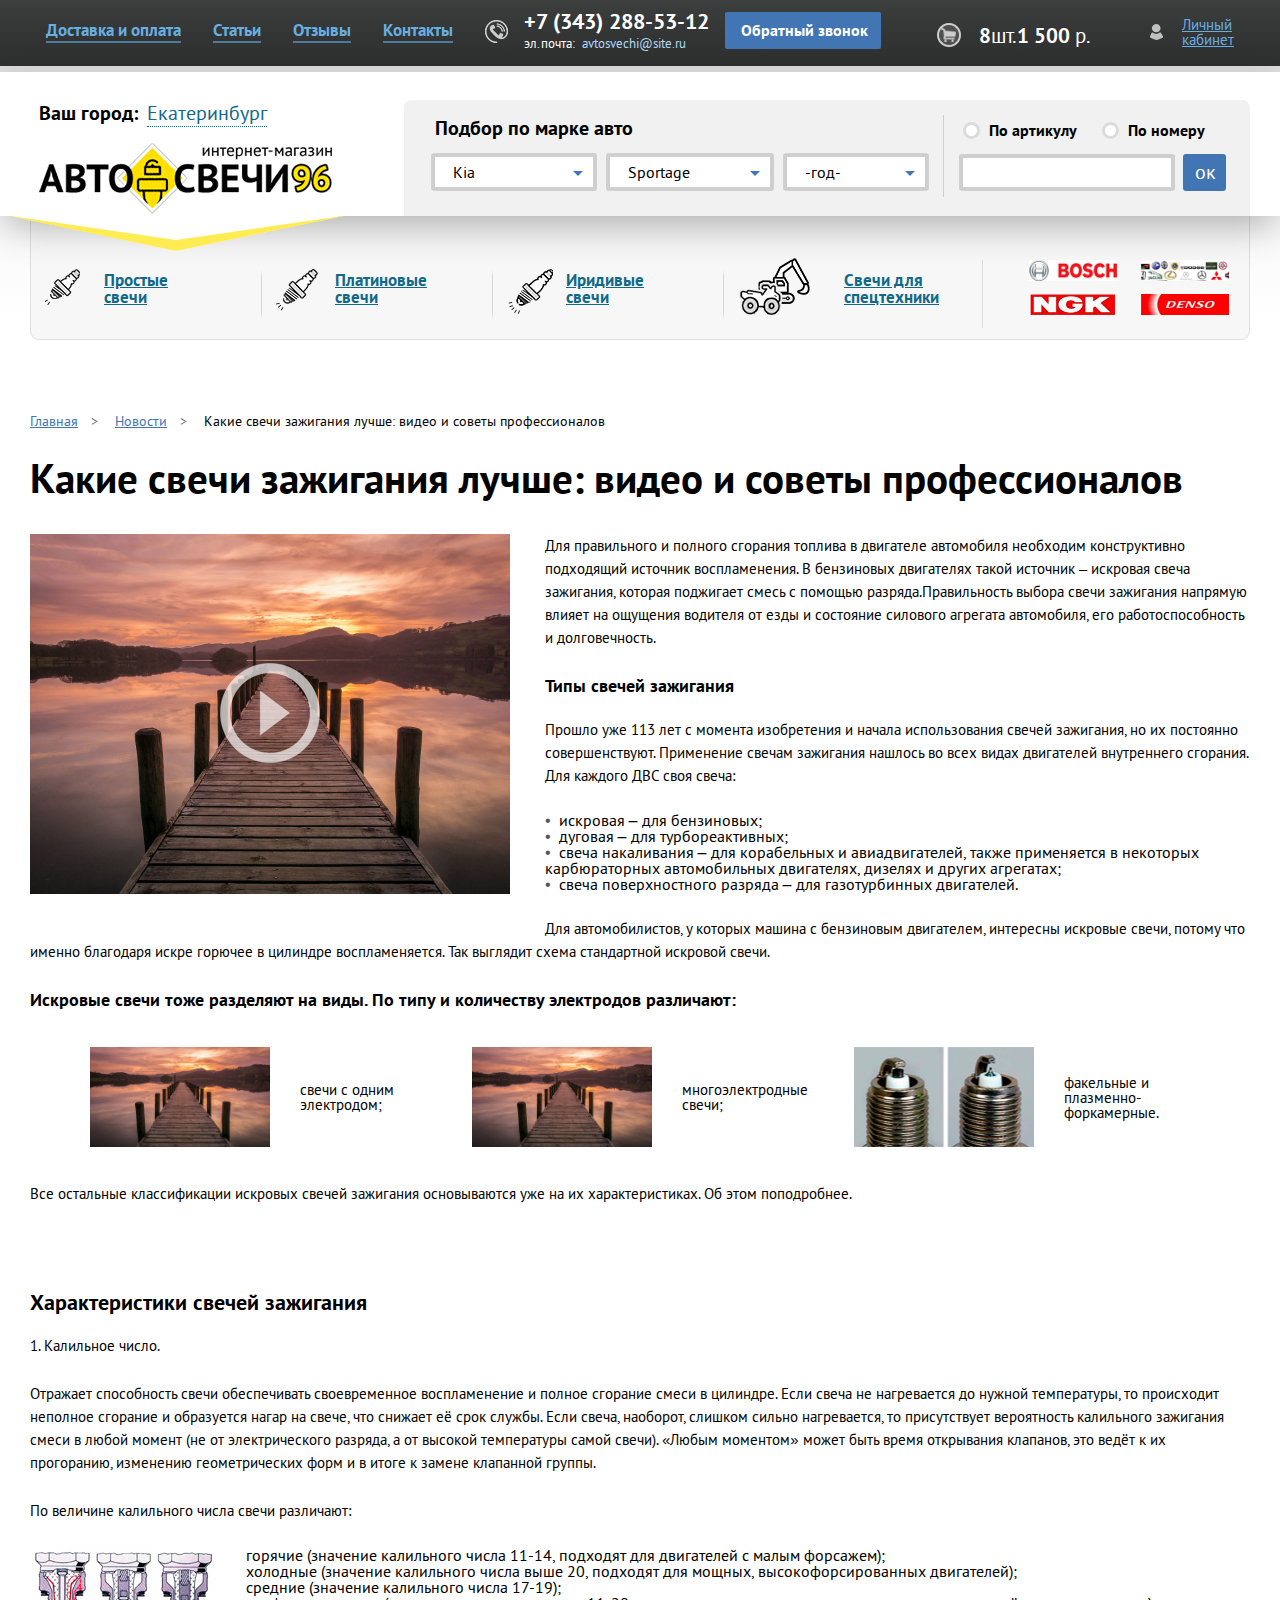
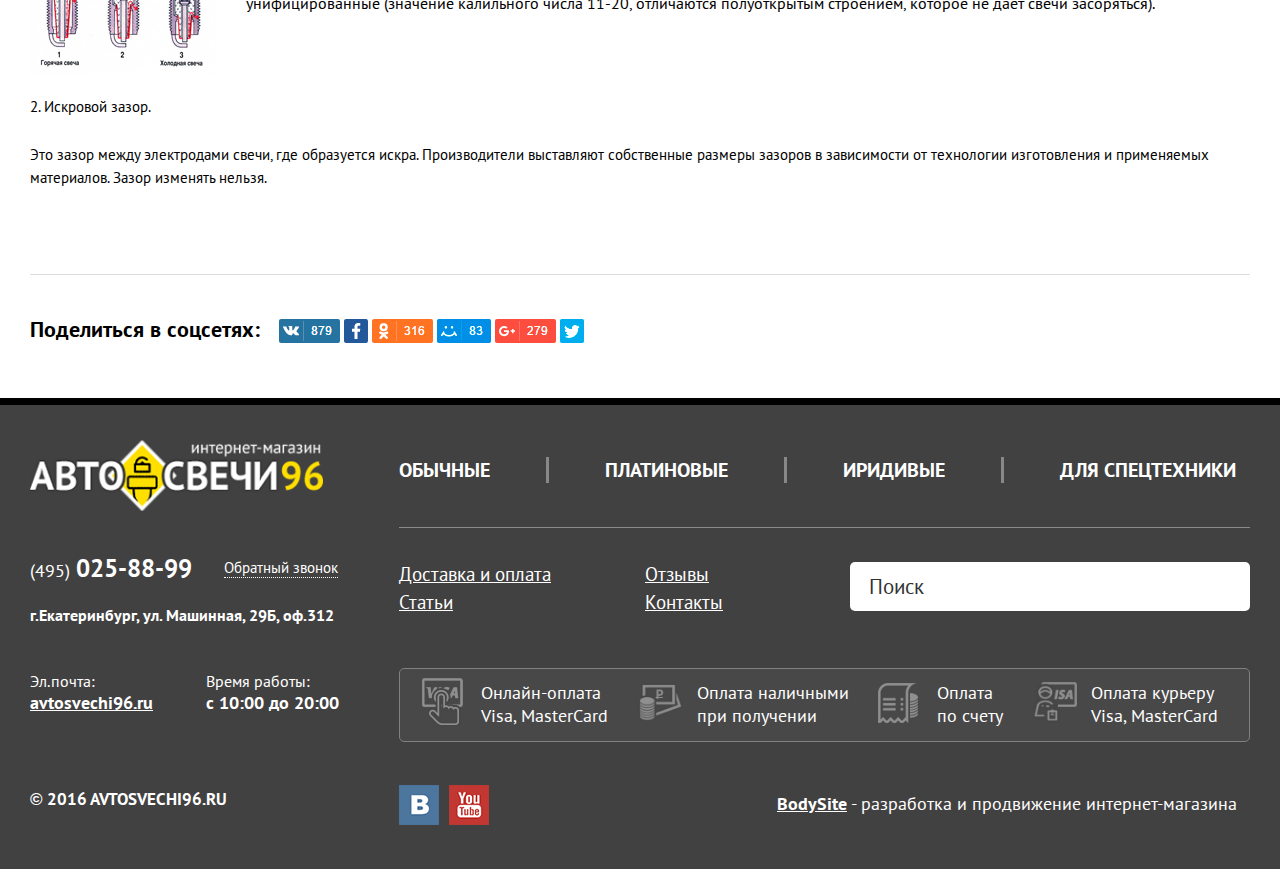
<file: news.html>
<!DOCTYPE html>
<html lang="en">

<head>
  <meta charset="UTF-8">
  <title>main</title>
  <link rel="stylesheet" href="css/clear.css">
  <link rel="stylesheet" href="css/style.css">
  
  <script src="https://code.jquery.com/jquery-1.12.4.min.js" integrity="sha256-ZosEbRLbNQzLpnKIkEdrPv7lOy9C27hHQ+Xp8a4MxAQ=" crossorigin="anonymous"></script>
  <script src="js/jquery-placeholder.min.js"></script>
  <script src="js/owl.carousel.min.js"></script>
  <script src="js/form-styler.min.js"></script>
  <script src="js/main.js"></script>
</head>

<body>
<div class="wrapper">
  <div class="header">
      <div class="top-header">
        <div class="main-cont clearfix">
         
          <div class="top-nav-menu">
            <a href="#" class="top-nav-menu__item"><span>Доставка и оплата</span></a>
            <a href="#" class="top-nav-menu__item top-nav-menu__item--two"><span>Статьи</span></a>
            <a href="#" class="top-nav-menu__item"><span>Отзывы</span></a>
            <a href="#" class="top-nav-menu__item"><span>Контакты</span></a>
          </div>
          
          <div class="top-callback">
            <div class="top__ico"><img src="img/Layer-30-copy-2.png" alt=""></div>
            <div class="top-callback__contacts">
             <div class="top-phone">+7 (343) 288-53-12</div>
              <div class="top-mail"><span>эл.почта:</span><span><a href="">avtosvechi@site.ru</a></span></div>
            </div>
            <div class="top-callback__btn">Обратный звонок</div>
          </div>
          <div class="top-basket">
           <a href="#">
              <div class="top__ico"><img src="img/MergedLayers.png" alt=""></div>
             <div class="top-basket__quantity"><span>8</span><span class='top-basket__quantity--pcs'>шт.</span><span>1 500 </span><span class='top-basket__quantity--pcs'>р.</span></div>
            </a>
          </div>
          
          <div class="top-lk">
            <a href="#"><div class="top__ico"><img src="img/Layer-29.png" alt=""></div><div class="top-lk__text js-top-lk__text">Личный кабинет</div></a>
          </div>
        </div>
      </div>
      <div class="top-header-second">
       <div class="main-cont clearfix">
       
         <div class="top-header-second__logo-reg">
          <div class="logo-reg-region">
            <span class="city-pre-txt">Ваш город:</span>
            <span class="city-select js-city-select">Екатеринбург</span>
          </div>
          <div class="logo"><a href="#"><img src="img/logo.png" alt=""></a></div>
        </div>
        
        <div class="top-header-second__filter">
           
            <div class="filte-auto-options">
            <h3 class="filter-title">Подбор по марке авто</h3>
            <div class="selects-filter">
              <div class="button__select btn-select-car">
                <select class="select-arr">
                  <option>Kia</option>
                  <option>Ne Kia</option>
                </select>
              </div>
              
              <div class="button__select btn-select-mark">
                <select class="select-arr">
                  <option>Sportage</option>
                  <option>Sportage super very fast simple cool hah</option>
                </select>
              </div>
                
              <div class="button__select btn-seleft-year">
                <select class="select-arr">
                  <option>-год-</option>
                  <option>2007</option>
                </select>
              </div>
            </div>
          </div>
          
          <div class="filter-article-number">
           <div class="filter-article-number__radioBtn">
              <div class="top-filter__radioBtn--wrap">
                <label class='vam' name="menu-select" for="menu-select">
                  <input class='top-filter__radioBtn' name="menu-select" type='radio' id="menu-select">
                  <span class="selection-button"></span>
                  <span class="top-filter__text">По артикулу</span>
                </label>
              </div>
            
              <div class="top-filter__radioBtn--wrap">
                <label class='vam' name="menu-select" for="menu-select2">
                  <input class='top-filter__radioBtn' name="menu-select" type="radio" id="menu-select2">
                  <span class="selection-button"></span>
                  <span class="top-filter__text">По номеру</span>
                 </label>
              </div>
            </div>
            <div class="article-fild--wrap"><input class='article-fild' type="text"><button class="submit-top-filter">ок</button></div>
          </div>
        </div>
        
       </div>
      </div>
  </div>



  <div class="main-cont">
    <div class="product-menu product-menu--center clearfix">

      <a href='#' class="product-menu__item item-svechi item-svechi--simple ">
        <div class="product-menu__text">Простые свечи</div>
      </a>
      <a href='#' class="product-menu__item  item-svechi  item-svechi--platina ">
        <div class="product-menu__text">Платиновые свечи</div>
      </a>
      <a href='#' class="product-menu__item  item-svechi  item-svechi--irid ">
        <div class="product-menu__text">Иридивые свечи</div>
      </a>
      <a href='#' class="product-menu__item  item-svechi  item-svechi--spec ">
        <div class="product-menu__text">Свечи для спецтехники</div>
      </a>
    
     <div class="product-menu--cneter__category-img">
      <div class="category-img--wrap clearfix">
       <div class="category-img__item"><img src="img/Layer-15.png" alt=""></div>
       <div class="category-img__item"><img src="img/Layer-18.png" alt=""></div>
      </div>
      <div class="category-img--wrap clearfix">
       <div class="category-img__item"><img src="img/Layer-16.png" alt=""></div>
       <div class="category-img__item"><img src="img/Layer-17.png" alt=""></div>
       </div>
     </div>
  
  
   </div>
  </div>

  <div class="news">
    <div class="main-cont">
      <ul class="bread-crumbs">
        <li class="bread-crumbs__item"><a href="" class="bread-crumbs__link">Главная</a><span class="bread-crumbs__arr">></span></li>
        <li class="bread-crumbs__item"><a href="" class="bread-crumbs__link">Новости</a><span class="bread-crumbs__arr">></span></li>
        <li class="bread-crumbs__item"><a href="" class="bread-crumbs__link">Какие свечи зажигания лучше: видео и советы профессионалов</a></li>
      </ul>
      <h1 class="news__title">Какие свечи зажигания лучше: видео и советы профессионалов</h1>
        <div class="news-full">
          <div class="l-news-full__video">
            <div class="video-4by3">
              <video class="news-full__video" poster="img/transparent.png" style="background-image: url('img/big.jpg');">
                <source src="https://s3.amazonaws.com/place.it/2016/03/30256/normal.mp4"></source>
              </video>
              <button onclick="playPause()" class="news-full__video-play"><img src="img/video-play-button.png" alt="play"></button>
              <script> //только проверки кнопки\бэукграунда , script можно удалять
                var myVideo = document.querySelector(".news-full__video");
                var btnVideo = document.querySelector(".news-full__video-play img");
                function playPause() {
                    if (myVideo.paused) {
                        myVideo.play();
                        btnVideo.style.display = "none";
                      }else{
                        myVideo.pause();
                        btnVideo.style.display = "inline";
                    }
                }
            </script><!-- только проверки кнопки\бэукграунда , script можно удалять -->
            </div>
          </div>
          <p class="news-full__descr">Для правильного и полного сгорания топлива в двигателе автомобиля необходим конструктивно подходящий источник воспламенения. В бензиновых двигателях такой источник – искровая свеча зажигания, которая поджигает смесь с помощью разряда.Правильность выбора свечи зажигания напрямую влияет на ощущения водителя от езды и состояние силового агрегата автомобиля, его работоспособность и долговечность.</p>
          <h4 class="news-full__title">Типы свечей зажигания</h4>
          <p class="news-full__descr">Прошло уже 113 лет с момента изобретения и начала использования свечей зажигания, но их постоянно совершенствуют. Применение свечам зажигания нашлось во всех видах двигателей внутреннего сгорания. Для каждого ДВС своя свеча:</p>
          <ul class="news-full__list news-full__list--circle">
            <li class="list-item">искровая – для бензиновых;</li>
            <li class="list-item">дуговая – для турбореактивных;</li>
            <li class="list-item">свеча накаливания – для корабельных и авиадвигателей, также применяется в некоторых карбюраторных автомобильных двигателях, дизелях и других агрегатах;</li>
            <li class="list-item">свеча поверхностного разряда – для газотурбинных двигателей.</li>
          </ul>
          <p class="news-full__descr">Для автомобилистов, у которых машина с бензиновым двигателем, интересны искровые свечи, потому что именно благодаря искре горючее в цилиндре воспламеняется. Так выглядит схема стандартной искровой свечи.</p>
          <h4 class="news-full__title">Искровые свечи тоже разделяют на виды. По типу и количеству электродов различают:</h4>
          <ul class="news-full__spark-type">
            <li class="spark-type">
              <div class="spark-type__img" style="background-image: url(img/big.jpg)"></div>
              <span class="spark-type__descr">свечи с одним электродом;</span>
            </li>
            <li class="spark-type">
              <div class="spark-type__img" style="background-image: url(img/big.jpg)"></div>
              <span class="spark-type__descr">многоэлектродные свечи;</span>
            </li>
            <li class="spark-type">
              <div class="spark-type__img" style="background-image: url(img/spark-type.png)"></div>
              <span class="spark-type__descr">факельные и плазменно-форкамерные.</span>
            </li>
          </ul>
          <p class="news-full__descr">Все остальные классификации искровых свечей зажигания основываются уже на их характеристиках. Об этом поподробнее.</p>
          <div class="news-full__spark-characteristics">
          <h3 class="news-full__title">Характеристики свечей зажигания</h3>
          <p class="news-full__descr">1. Калильное число.</p>
          <p class="news-full__descr">Отражает способность свечи обеспечивать своевременное воспламенение и полное сгорание смеси в цилиндре. Если свеча не нагревается до нужной температуры, то происходит неполное сгорание и образуется нагар на свече, что снижает её срок службы. Если свеча, наоборот, слишком сильно нагревается, то присутствует вероятность калильного зажигания смеси в любой момент (не от электрического разряда, а от высокой температуры самой свечи). «Любым моментом» может быть время открывания клапанов, это ведёт к их прогоранию, изменению геометрических форм и в итоге к замене клапанной группы.</p>
          <p class="news-full__descr">По величине калильного числа свечи различают:</p>
          <div class="news-full__spark-differences clearfix">
            <img src="img/spark-height.png" alt="spark">
            <ul class="news-full__list">
              <li class="list-item">горячие (значение калильного числа 11-14, подходят для двигателей с малым форсажем);</li>
              <li class="list-item">холодные (значение калильного числа выше 20, подходят для мощных, высокофорсированных двигателей);</li>
              <li class="list-item">средние (значение калильного числа 17-19);</li>
              <li class="list-item">унифицированные (значение калильного числа 11-20, отличаются полуоткрытым строением, которое не даёт свечи засоряться).</li>
            </ul>
          </div>
          <p class="news-full__descr">2. Искровой зазор.</p>
          <p class="news-full__descr">Это зазор между электродами свечи, где образуется искра. Производители выставляют собственные размеры зазоров в зависимости от технологии изготовления и применяемых материалов. Зазор изменять нельзя.</p>
          </div>
        </div>
        <div class="social-share">Поделиться в соцсетях: <a class="social-share__link" href=""><img src="img/social-share.png" alt="social"></a></div>
    </div>
  </div>
</div>
  <div class="footer">
      <div class="main-cont clearfix">
       
        <div class="footer__contact-logo">
        <div class="footer__logo"><img src="img/ft_logo.png" alt=""></div>
        <div class="footer__contacts">
          <div class="footer__callback">
            <span class="footer__phone"><span>(495)</span> 025-88-99</span><span class="footer__callback--btn"><a href="">Обратный звонок</a></span>
            <div class="footer__adress">г.Екатеринбург, ул. Машинная, 29Б, оф.312</div>
          </div>
          <div class="footer__contact-second clearfix">
            <div class="footer__email">
              <div class='ft__contact-second--small-text'>Эл.почта:</div>
              <div class='ft__contact-second--big-text'><a href="">avtosvechi96.ru</a></div>
            </div>
            <div class="footer__time-work">
              <div class='ft__contact-second--small-text'>Время работы:</div>
              <div class='ft__contact-second--big-text'>c 10:00 до 20:00</div>
            </div>
          </div>
          
          <div class="copyright">© 2016 avtosvechi96.ru</div>
          
        </div>
        </div>
        
        <div class="footer__second-part">
          <ul class="footer__inner-menu clearfix">
            <li class="inner-menu-item"><a href="#">Обычные</a></li>
            <li class="inner-menu-item"><a href="#">платиновые</a></li>
            <li class="inner-menu-item"><a href="#">Иридивые</a></li>
            <li class="inner-menu-item"><a href="#">для спецтехники</a></li>
          </ul>
          
          <div class="footer__service clearfix">
              <div class="ft-service-item">
                <div><a href="#">Доставка и оплата</a></div>
                <div><a href="#">Статьи</a></div>
              </div>
              
            <div class="ft-service-item">
              <div><a href="#">Отзывы</a></div>
              <div><a href="#">Контакты</a></div>
            </div>
            
            
            <div class="footer__search"><input placeholder="Поиск" type='search' class="footer__search-fild"></div>
          </div>
          
          <div class="footer__how-pay clearfix">
           
            <div class="how-pay-item how-pay-item-visa">
              <div class="pay-img"><img src="img/pays.png" alt=""></div>
              <div class="pay-text">Онлайн-оплата Visa, MasterCard</div>
            </div>
            
            <div class="how-pay-item how-pay-item-nal">
              <div class="pay-img"><img src="img/dolar.png" alt=""></div>
              <div class="pay-text">Оплата наличными при получении</div>
            </div>
            
            <div class="how-pay-item how-pay-item-score">
              <div class="pay-img"><img src="img/doc.png" alt=""></div>
              <div class="pay-text">Оплата по счету</div>
            </div>
            
            <div class="how-pay-item how-pay-item-visa">
              <div class="pay-img"><img src="img/curer.png" alt=""></div>
              <div class="pay-text">Оплата курьеру Visa, MasterCard</div>
            </div>
          </div>
          
          <div class="footer__links clearfix">
            <ul class="footer__social">
              <li><a href="#"><img src="img/Layer-40.png" alt=""></a></li>
              <li><a href="#"><img src="img/Layer-39.png" alt=""></a></li>
            </ul>
            
            <div class="company-developer"><a href="#"><span>BodySite</span> - разработка и продвижение интернет-магазина</a></div>
          </div>
        </div>
        
      </div>
  </div>

</body>
</file>
<file: css/clear.css>
*{
    box-sizing: border-box;
}
html, body, div, span, applet, object, iframe,
h1, h2, h3, h4, h5, h6, p, blockquote, pre,
a, abbr, acronym, address, big, cite, code,
dfn, em, font, img, ins, kbd, q, s, samp,
small, strike, tt, var,
dl, dt, dd, ol, ul, li,
fieldset, form, label, legend,
table, caption, tbody, tfoot, thead, tr, th, td {
  margin: 0;
  padding: 0;
  border: 0;
  outline: 0;
  font-weight: inherit;
  font-style: inherit;
  font-size: 100%;
  vertical-align: baseline;
  text-decoration: none;
  list-style-type: none;
}
:focus {
  outline: 0;
}
body {
  line-height: 1;
  color: black;
  background: white;
}
ol, ul {
  list-style: none;
}

li{
    list-style: none;
}

table {
  border-collapse: separate;
  border-spacing: 0;
}
caption, th, td {
  text-align: left;
  font-weight: normal;
}
blockquote:before, blockquote:after,
q:before, q:after {
  content: "";
}
blockquote, q {
  quotes: "" "";
}

img{
    max-width: 100%;
}
a {
    color: inherit;
}

input[type="submit"] {
    cursor: pointer;
}

.clearfix:after{
    content: "";
    display: block;
    height: 0;
    clear: both;
    visibility: hidden;
}
.vertical:before{
    content: "";
    display: inline-block;
    min-height: inherit;
    height: 100%;
    vertical-align: middle;
}
</file>
<file: css/style.css>
@font-face {
  font-family: 'PT Sans';
  font-style: normal;
  font-weight: 400;
  src: url(../fonts/ptsans.woff2) format('woff2');
}
/* cyrillic */
@font-face {
  font-family: 'PT Sans';
  font-style: normal;
  font-weight: 700;
  src: url(../fonts/ptsansbold.woff2) format('woff2');
}
html {
  height: 100%;
}
body {
  display: table;
  width: 100%;
  height: 100%;
}
.wrapper {
  display: table-row;
  width: 100%;
  height: 100%;
  background: -webkit-gradient(linear, left top, left bottom, color-stop(0, #eaeaea), color-stop(16%, #ffffff));
  background: -webkit-linear-gradient(top, #eaeaea 0, #ffffff 16%);
  background: linear-gradient(to bottom, #eaeaea 0, #ffffff 16%);
}
.main-cont {
  width: 1220px;
  margin: 0 auto;
}
.top-header {
  background: #3d3e3e;
  background: -webkit-gradient(left top, left bottom, color-stop(0%, #3d3e3e), color-stop(49%, #333434), color-stop(100%, #2e2e2e));
  background: -webkit-linear-gradient(top, #3d3e3e 0%, #333434 49%, #2e2e2e 100%);
  background: linear-gradient(to bottom, #3d3e3e 0%, #333434 49%, #2e2e2e 100%);
  filter: progid:DXImageTransform.Microsoft.gradient(startColorstr='#3d3e3e', endColorstr='#2e2e2e', GradientType=0);
  position: relative;
  min-width: 1220px;
}
.top-header:before {
  content: '';
  position: absolute;
  bottom: 0;
  left: 0;
  width: 100%;
  height: 6px;
  background: #dbdbdb;
}
.top-nav-menu,
.top-callback,
.top-basket,
.top-lk {
  float: left;
}
.top-nav-menu__item {
  color: #68afe1;
  font: 700 17px 'PT Sans', sans-serif;
  float: left;
  padding: 19px 16px;
  padding-bottom: 31px;
  z-index: 5;
  position: relative;
}
.top-nav-menu__item span {
  border-bottom: 2px solid #4f7a98;
}
.top-nav-menu__item:hover {
  color: #000000;
  border-bottom: none;
  background: #fff;
}
.top-nav-menu__item:hover span {
  border-bottom: none;
}
.top-callback {
  margin-top: 7px;
  margin-left: 16px;
}
.top-callback .top__ico {
  margin-right: 16px;
  margin-top: 13px;
}
.top__ico {
  float: left;
}
.top-phone {
  color: #ffffff;
  font: 700 22px 'PT Sans', sans-serif;
}
.top-mail {
  color: #ffffff;
  font: 400 13px 'PT Sans', sans-serif;
}
.top-mail span:nth-child(2) {
  color: #b0daf7;
  margin-left: 7px;
}
.top-mail span:nth-child(2):hover {
  text-decoration: underline;
}
.top-callback__contacts {
  float: left;
}
.top-callback__btn {
  float: left;
  color: #ffffff;
  font: 700 16px / 37px 'PT Sans', sans-serif;
  background: #4275b4;
  border-radius: 2px;
  padding-left: 16px;
  padding-right: 13px;
  cursor: pointer;
  margin-left: 16px;
  margin-top: 5px;
  -webkit-transition: 0.2s all;
          transition: 0.2s all;
}
.top-callback__btn:hover {
  background: #6a97d0;
}
.top-basket {
  margin-left: 39px;
  vertical-align: middle;
  padding: 0 17px;
  padding-top: 22px;
  padding-bottom: 23px;
}
.top-basket:hover {
  background: #515151;
}
.top-basket .top__ico {
  float: none;
  display: inline-block;
  vertical-align: bottom;
}
.top-basket__quantity {
  margin-left: 14px;
  display: inline-block;
  color: #ffffff;
  font: 700 21px 'PT Sans', sans-serif;
}
.top-basket__quantity .top-basket__quantity--pcs {
  font: 400 21px 'PT Sans', sans-serif;
}
.top-lk {
  margin-top: 17px;
  margin-left: 42px;
}
.top-lk .top__ico {
  margin-top: 7px;
}
.top-lk__text {
  margin-left: 32px;
  color: #68afe1;
  font: 400 15px 'PT Sans', sans-serif;
  line-height: 1;
  text-decoration: underline;
  width: 53px;
}
.top-lk__text:hover {
  text-decoration: none;
}
.top-header-second {
  background: #fff;
  /*FF 3.5+*/
  /*Saf3-4, Chrome, iOS 4.0.2-4.2, Android 2.3+*/
  box-shadow: 0 15px 35px -6px rgba(0, 0, 0, 0.3);
  /* FF3.5+, Opera 9+, Saf1+, Chrome, IE10 */
  position: relative;
  z-index: 5 ;
}
.top-header-second .main-cont {
  position: relative;
}
.top-header-second .main-cont:before {
  content: '';
  width: 355px;
  height: 39px;
  background: url(img/ugol.png) no-repeat;
  position: absolute;
  bottom: -35px;
  left: -33px;
}
.top-header-second__logo-reg {
  display: inline-block;
  margin-left: 9px;
  position: relative;
  margin-top: 28px;
}
.logo {
  margin-top: 17px;
  width: 293px;
  height: 71px;
}
.city-pre-txt {
  color: #000000;
  font: 700 20px 'PT Sans', sans-serif;
}
.city-select {
  color: #116989;
  font: 400 20px 'PT Sans', sans-serif;
  border-bottom: 1px dotted #116989;
  cursor: pointer;
  margin-left: 5px;
}
.city-select:hover {
  border-bottom: none;
}
.top-header-second__filter {
  float: right;
  background: #f1f1f1;
  border-top-left-radius: 8px;
  border-top-right-radius: 8px;
  padding-left: 27px;
  padding-right: 19px;
  padding-bottom: 19px;
  padding-top: 15px;
  width: 846px;
  margin-top: 28px;
}
.filte-auto-options {
  display: inline-block;
  vertical-align: bottom;
  border-right: 1px solid #cecece;
  padding-right: 14px;
  padding-bottom: 6px;
}
.filter-title {
  margin-left: 4px;
  color: #000000;
  font: 700 20px 'PT Sans', sans-serif;
}
.selects-filter {
  margin-top: 12px;
  word-spacing: -0.36em;
  display: table;
}
.button__select {
  display: inline-block;
  border-radius: 3px;
  border: 4px solid #cfcfcf;
  background: #fff;
  position: relative;
  text-align: left;
  line-height: 31px;
  cursor: pointer;
  word-spacing: normal;
  margin-left: 9px;
  vertical-align: middle;
  height: 38px;
}
.button__select select {
  padding-left: 16px;
}
.button__select .jq-selectbox__select {
  padding-left: 18px;
}
.button__select:first-child {
  margin-left: 0;
}
.button__text {
  color: #000000;
  font: 400 17px 'PT Sans', sans-serif;
}
.select__tick {
  position: absolute;
  right: 14px;
  top: 15px;
  width: 10px;
  height: 5px;
  background: url(../img/Rectangle-25.png) no-repeat;
}
.btn-select-car {
  width: 166px;
}
.btn-select-mark {
  width: 168px;
}
.btn-seleft-year {
  width: 146px;
}
.filter-article-number {
  display: inline-block;
  vertical-align: bottom;
  padding-left: 11px;
  padding-bottom: 6px;
}
.top-filter__radioBtn {
  display: none;
}
.top-filter__radioBtn--wrap {
  display: inline-block;
  vertical-align: middle;
}
.top-filter__radioBtn--wrap .selection-button {
  vertical-align: middle;
  margin-right: 5px;
}
.top-filter__radioBtn--wrap .top-filter__text {
  vertical-align: middle;
}
.top-filter__radioBtn--wrap:last-child {
  margin-left: 17px;
}
.filter-article-number__radioBtn label {
  color: #000000;
  font: 700 16px 'PT Sans', sans-serif;
  margin-left: 11px;
  cursor: pointer;
}
.filter-article-number__radioBtn label:last-child {
  margin-left: 4px;
}
.article-fild--wrap {
  margin-top: 14px;
}
.article-fild {
  border: 4px solid #cfcfcf;
  width: 216px;
  border-radius: 3px;
  line-height: 37px;
  height: 37px;
  padding-left: 16px;
  color: #000000;
  font: 400 20.47px 'PT Sans', sans-serif;
  vertical-align: middle;
}
.submit-top-filter {
  background: #4275b4;
  border: none;
  border-radius: 3px;
  color: #ffffff;
  font: 400 20px 'PT Sans', sans-serif;
  margin-left: 8px;
  padding-bottom: 2px;
  height: 37px;
  padding-left: 12px;
  padding-right: 10px;
  padding-top: 0;
  vertical-align: middle;
  display: inline-block;
  cursor: pointer;
  -webkit-transition: 0.2s all;
          transition: 0.2s all;
}
.submit-top-filter:hover {
  background: #6a97d0;
}
.product-menu--left {
  float: left;
  background: url(../img/Shape-16.png) no-repeat;
  background-size: cover;
  padding-top: 47px;
  height: 379px;
  width: 304px;
}
.product-menu--left .product-menu__item {
  padding: 25px 0;
  padding-top: 19px;
  padding-left: 104px;
  display: block;
}
.product-menu--left .product-menu__item:before {
  content: '';
  position: absolute;
  bottom: -1px;
  left: 0;
  width: 100%;
  height: 1px;
  background: url(../img/Layer-105.png) no-repeat;
  background-size: cover;
}
.product-menu--left .product-menu__item:last-child:before {
  content: '';
  background: none;
}
.product-menu--left .item-svechi--spec .product-menu__text {
  text-decoration: none;
}
.product-menu--left .item-svechi--spec span {
  padding-bottom: 0;
}
.product-menu--center {
  background: #f7f7f7;
  border: 1px solid #dfdfdf;
  border-top: none;
  border-bottom-left-radius: 9px;
  border-bottom-right-radius: 9px;
  padding-top: 42px;
  padding-bottom: 10px;
  font-size: 0;
}
.product-menu--center .product-menu__item {
  display: inline-block;
  vertical-align: middle;
  border-radius: 5px;
  padding: 24px 73px;
  padding-top: 11px;
  font: inherit;
  color: inherit;
}
.product-menu--center .product-menu__item .product-menu__text {
  width: 85px;
}
.product-menu--center .product-menu__item:before {
  content: '';
  position: absolute;
  right: 0;
  top: 50%;
  margin-top: -25px;
  background: url(../img/Layer-130.png) no-repeat;
  width: 1px;
  height: 50px;
  z-index: 5;
}
.product-menu--center .product-menu__item.item-svechi--spec:before {
  display: none;
  z-index: -1;
}
.product-menu--center .product-menu__item:last-child:before {
  display: none;
}
.product-menu--center .product-menu__item:hover .product-menu__text {
  font-size: 17.46px;
  line-height: 17px;
  color: #116989;
}
.product-menu--center .product-menu__item a {
  padding-bottom: 0;
}
.product-menu--center .item-svechi:after {
  background: url(../img/spritemenu-center.png) no-repeat;
  left: 14px;
  top: 50%;
  margin-top: -25px;
}
.product-menu--center .product-menu__text {
  font-size: 17.46px;
  line-height: 17px;
  margin-top: 2px;
}
.product-menu--center .item-svechi--simple:after {
  width: 36px;
  height: 36px;
  background-position: -11px 0;
}
.product-menu--center .item-svechi--simple:hover:after {
  background-position: -58px 0;
}
.product-menu--center .item-svechi--simple span {
  width: 65px;
}
.product-menu--center .item-svechi--platina:after {
  background-position: -4px -42px;
  height: 42px;
  width: 42px;
}
.product-menu--center .item-svechi--platina span {
  width: 95px;
}
.product-menu--center .item-svechi--irid:after {
  height: 45px;
  width: 46px;
  background-position: 1px -89px;
}
.product-menu--center .item-svechi--irid:hover:after {
  background-position: -46px -89px;
}
.product-menu--center .item-svechi--irid span {
  width: 80px;
}
.product-menu--center .item-svechi--spec {
  padding-left: 120px;
  padding-right: 53px;
}
.product-menu--center .item-svechi--spec:after {
  top: 50%;
  margin-top: -36px;
  background: url(../img/Ms.png) no-repeat;
}
.product-menu--center .item-svechi--spec span {
  width: 97px;
}
.product-menu__item {
  position: relative;
}
.product-menu__item:hover .product-menu__text {
  color: #010101;
  font: 700 21px 'PT Sans', sans-serif;
  text-decoration: none;
}
.product-menu__text {
  color: #116989;
  font: 700 21px 'PT Sans', sans-serif;
  text-decoration: underline;
}
.item-svechi {
  position: relative;
}
.item-svechi:after {
  content: '';
  position: absolute;
  background: url(../img/menu-sprite.png) no-repeat;
  left: 27px;
  top: 13px;
}
.item-svechi--simple:hover:after {
  background-position: -51px 0;
}
.item-svechi--simple:after {
  background-position: 0px 0px;
  width: 49px;
  height: 42px;
}
.item-svechi--platina:hover:after {
  background-position: -51px -42px;
}
.item-svechi--platina:after {
  width: 49px;
  height: 45px;
  background-position: 0 -42px;
}
.item-svechi--irid:hover:after {
  background-position: -51px -91px;
}
.item-svechi--irid:after {
  width: 49px;
  height: 48px;
  background-position: 0px -91px;
}
.item-svechi--spec:after {
  background: url(../img/Ms.png) no-repeat;
  width: 72px;
  height: 57px;
  left: 20px;
  top: 15px;
}
.product-menu__ico {
  float: left;
}
.product-menu--cneter__category-img {
  padding-left: 47px;
  position: relative;
  display: inline-block;
  vertical-align: middle;
}
.product-menu--cneter__category-img:before {
  content: '';
  position: absolute;
  left: 0;
  top: 0;
  width: 1px;
  height: 100%;
  background: #dbdbdb;
}
.product-menu--cneter__category-img .category-img__item {
  width: 88px;
  height: 21px;
  float: left;
  margin-left: 24px;
}
.product-menu--cneter__category-img .category-img__item:first-child {
  margin-left: 0;
}
.product-menu--cneter__category-img .category-img__item img {
  display: block;
  height: 100%;
  width: 100%;
}
.category-img--wrap {
  padding-bottom: 13px;
}
.main-slider {
  float: right;
  width: 846px;
  position: relative;
}
.main-slider img {
  display: block;
  width: 100%;
}
.main-slider .owl-page {
  width: 15px;
  height: 15px;
  background: rgba(255, 255, 255, 0.73);
  display: inline-block;
  margin-left: 5px;
  border-radius: 50%;
  border: 2px solid #75787b;
}
.main-slider .owl-pagination {
  position: absolute;
  bottom: 17px;
  left: 0;
  right: 0;
  text-align: center;
}
.main-slider .owl-pagination .active {
  background: #ffde01;
}
.category-menu {
  margin-top: 20px;
}
.category-menu__item {
  float: left;
  height: 133px;
  margin-left: 20px;
  padding-top: 19px;
  text-align: center;
  position: relative;
  z-index: 25;
  border: 2px solid #cdcccc;
  border-radius: 10px;
}
.category-menu__item:after {
  content: '';
  width: 100%;
  height: 100%;
  position: absolute;
  right: 0;
  padding: 0;
  left: -4px;
  bottom: 0;
  top: -4px;
}
.category-menu__item:hover {
  border: 2px solid transparent;
}
.category-menu__item:hover .category-menu__link {
  text-decoration: none;
}
.category-menu__item:hover:after {
  border-radius: 10px;
  border: 4px solid #ffde01;
}
.category-menu__item:first-child {
  margin-left: 0;
}
.category-menu__item--long {
  width: 290px;
}
.category-menu__img img {
  height: 54px;
}
.category-menu__link {
  color: #116989;
  margin-top: 5px;
  font: 700 18px 'PT Sans', sans-serif;
  text-decoration: underline;
  position: relative;
  z-index: 253;
}
.main-cont__chose-mark--wrap {
  margin-top: 45px;
  margin-bottom: 48px;
}
.aside-news {
  float: left;
}
.aside-news--help-inf {
  width: 308px;
}
.aside-news--help-inf .aside-news__popular {
  margin-top: 41px;
}
.aside-news--help-inf .aside-news__all-articles {
  cursor: pointer;
  color: #116989;
  font: 700 20px 'PT Sans', sans-serif;
  margin-top: 13px;
}
.aside-news--help-inf .aside-news__all-articles a {
  text-decoration: underline;
}
.aside-news--help-inf .aside-news__all-articles a:hover {
  text-decoration: none;
}
.aside-news--news-company {
  width: 273px;
}
.aside-news--news-company .aside-news__all-articles {
  font: 400 17px 'PT Sans', sans-serif;
  margin-top: 23px;
  cursor: default;
}
.aside-news--news-company .aside-news__all-articles a {
  text-decoration: underline;
}
.aside-news--news-company .aside-news__all-articles a:hover {
  text-decoration: none;
}
.aside-news__all-articles {
  color: #116989;
  cursor: pointer;
}
.promo-vin {
  color: #000000;
  font: 700 26px 'PT Sans', sans-serif;
  padding-left: 39px;
  padding-right: 35px;
  line-height: 57px;
  cursor: pointer;
  border: 4px solid #ffde01;
  border-radius: 5px;
}
.promo-vin--red {
  color: #fb0102;
}
.aside-news__popular {
  padding-left: 5px;
}
.aside-news__popular .title-section {
  color: #000000;
  font: 700 28px 'PT Sans', sans-serif;
}
.regestration-page--warp {
  margin-top: 39px;
  padding-bottom: 55px;
}
.aside-news__news-wrap {
  margin-top: 40px;
}
.aside-news__news-item {
  margin-top: 30px;
}
.aside-news__news-item:first-child {
  margin-top: 0;
}
.news-date {
  color: #000000;
  font: 400 13px 'PT Sans', sans-serif;
}
.news-link {
  color: #106888;
  font: 400 17px 'PT Sans', sans-serif;
}
.news-link a {
  text-decoration: underline;
}
.news-link a:hover {
  text-decoration: none;
}
.category-model-wrap {
  float: right;
  width: 848px;
}
.category-model__title {
  width: 426px;
  margin: 0 auto;
  text-align: center;
  color: #000000;
  font: 700 37px 'PT Sans', sans-serif;
  position: relative;
}
.category-model__title:before {
  content: '';
  width: 148px;
  height: 1px;
  background: #bbbbbb;
  position: absolute;
  left: -210px;
  top: 40px;
}
.category-model__title:after {
  content: '';
  width: 148px;
  height: 1px;
  background: #bbbbbb;
  position: absolute;
  right: -210px;
  top: 40px;
}
.category-model__title div {
  color: #000000;
  font: 400 37px 'PT Sans', sans-serif;
  line-height: 25px;
}
.category-model {
  margin-top: 54px;
}
.category-model-row {
  width: 212px;
  float: left;
}
.category-model__item {
  padding-left: 40px;
  margin-top: 7.4px;
  position: relative;
}
.category-model__item:first-child {
  margin-top: 0;
}
.category-model__item:before {
  content: attr(data-letter);
  position: absolute;
  color: #fb0102;
  font: 400 20px 'PT Sans', sans-serif;
  left: 0;
}
.category-model__item a {
  display: inline-block;
  vertical-align: middle;
}
.category-model__item-a:before {
  content: 'A';
}
.category-model__item-b:before {
  content: 'B';
}
.category-model__item-c:before {
  content: 'C';
}
.category-model__item-d:before {
  content: 'D';
}
.category-model__item-f:before {
  content: 'F';
}
.category-model__item-g:before {
  content: 'G';
}
.category-model__item-h:before {
  content: 'H';
}
.category-model__item-i:before {
  content: 'I';
}
.category-model__item-j:before {
  content: 'J';
}
.category-model__item-k:before {
  content: 'K';
}
.category-model__item-l:before {
  content: 'L';
}
.category-model__item-m:before {
  content: 'M';
}
.category-model__item-n:before {
  content: 'N';
}
.category-model__item-o:before {
  content: 'O';
}
.category-model__item-p:before {
  content: 'P';
}
.category-model__item-r:before {
  content: 'R';
}
.category-model__item-s:before {
  content: 'S';
}
.ico-category-model {
  display: inline-block;
  vertical-align: middle;
  width: 36px;
  max-height: 24px;
  text-align: center;
  margin-right: 3px;
}
.ico-category-model img {
  display: inline-block;
  vertical-align: middle;
}
.category-model__link {
  color: #116989;
  font: 400 19px 'PT Sans', sans-serif;
  text-decoration: underline;
}
.category-model__link:hover {
  color: #57abc9;
  text-decoration: none;
}
.category-show-all--wrap {
  text-align: center;
}
.category-model__show-all {
  color: #116989;
  font: 700 23px 'PT Sans', sans-serif;
  line-height: 60px;
  clear: both;
  display: inline-block;
  background: #f6f6f6;
  margin-top: 41px;
  width: 362px;
  padding-left: 19px;
  padding-right: 56px;
  border-radius: 3px;
  border: 1px solid #cccccc;
  position: relative;
  cursor: pointer;
}
.category-model__show-all:hover a {
  border-bottom: none;
}
.category-model__show-all a {
  border-bottom: 1px dotted #116989;
}
.category-model__show-all a:before {
  content: '';
  position: absolute;
  top: 25px;
  right: 20px;
  width: 16px;
  height: 11px;
  background: url(../img/Layer-23.png) no-repeat;
}
.news-section {
  background: #f6f6f6;
  padding-top: 52px;
  padding-bottom: 55px;
  min-width: 1220px;
}
.vk-wiget {
  width: 308px;
  float: left;
}
.news-company--wrap {
  float: right;
  width: 844px;
}
.bread-crumbs__current-page {
  color: #000000;
  font: 700 32px 'PT Sans', sans-serif;
}
.news-section__bread-crumbs span a {
  text-decoration: underline;
  color: #116989;
  font: 400 17px 'PT Sans', sans-serif;
}
.news-section__bread-crumbs span a:hover {
  text-decoration: none;
}
.news-section__bread-crumbs span:last-child {
  margin-left: 30px;
}
.news-section__bread-crumbs span:last-child:before {
  content: '/';
  color: #929292;
  font: 400 17px 'PT Sans', sans-serif;
  margin-right: 19px;
}
.news-section__news-list {
  margin-top: 40px;
}
.news-list-item {
  float: left;
  width: 244px;
  margin-left: 48px;
}
.news-list-item:first-child {
  margin-left: 0;
}
.subscription {
  background: #e2e2e2;
  border-radius: 5px
  /* Firefox 19+ */
  /* Firefox 18- */
}
.subscription ::-webkit-input-placeholder {
  color: #050505;
  font: 400 19px 'PT Sans', sans-serif;
  line-height: 35px;
}
.subscription ::-moz-placeholder {
  color: #050505;
  font: 400 19px 'PT Sans', sans-serif;
  line-height: 35px;
}
.subscription :-moz-placeholder {
  color: #050505;
  font: 400 19px 'PT Sans', sans-serif;
  line-height: 35px;
}
.subscription :-ms-input-placeholder {
  color: #050505;
  font: 400 19px 'PT Sans', sans-serif;
  line-height: 35px;
}
.subscription span {
  color: #050505;
  font: 700 21px 'PT Sans', sans-serif;
}
.subscription--main {
  width: 100%;
  padding-left: 24px;
  margin-top: 51px;
  margin-bottom: 45px;
  line-height: 57px;
}
.subscription--main span {
  margin-right: 27px;
  vertical-align: middle;
}
.subscription--main .subscription__email {
  width: 481px;
  line-height: 35px;
  height: 39px;
  margin-right: 17px;
  vertical-align: middle;
}
.subscription--main .subscription__submit {
  padding-left: 41px;
  padding-right: 36px;
  height: 37px;
  line-height: 37px;
  padding-top: 0;
  padding-bottom: 0;
  vertical-align: middle;
}
.subscription__email {
  border-radius: 5px;
  border: none;
  color: #050505;
  font: 400 19px 'PT Sans', sans-serif;
  padding-left: 17px;
  border: 1px solid #cfcfcf;
}
.subscription__submit {
  color: #ffffff;
  font: 400 20px 'PT Sans', sans-serif;
  background: #4275b4;
  border-radius: 5px;
  border: none;
}
.subscription__submit:hover {
  background: #6a97d0;
}
.news-site__title {
  color: #050505;
  font: 700 34px 'PT Sans', sans-serif;
  margin-bottom: 37px;
}
.news-site__content {
  color: #5b5a5a;
  font: 400 17px 'PT Sans', sans-serif;
}
.popup--wrap {
  width: 100%;
  height: 100%;
  background: rgba(0, 0, 0, 0.51);
  position: fixed;
  left: 0;
  bottom: 0;
  right: 0;
  top: 0;
  z-index: 9999;
  display: none;
}
.popup {
  border-radius: 5px;
  border: 6px solid #c1c1c1;
  background: #fff;
  position: absolute;
  top: 50%;
  bottom: 0;
  left: 0;
  right: 0;
  margin: 0 auto;
  margin-top: -245px;
}
.chose-city-popup {
  width: 678px;
  height: 442px;
  padding-left: 48px;
  padding-top: 37px;
}
.popup--autorization {
  height: 513px;
  width: 760px;
  text-align: center;
  padding-top: 30px;
}
.popup--autorization .social-link-reg__item {
  margin-left: 28px;
}
.popup__close {
  position: absolute;
  right: 16px;
  top: 16px;
  cursor: pointer;
}
.chose-city-popup__title {
  color: #322424;
  font: 700 22px 'PT Sans', sans-serif;
}
.popup__city-list-title {
  color: #000000;
  font: 400 17px 'PT Sans', sans-serif;
  margin-bottom: 40px;
}
.popup__chose-city-col {
  float: left;
}
.popup__chose-city-col--center {
  margin-left: 60px;
  margin-right: 43px;
}
.popup__show-all-city {
  margin-top: 41px;
  margin-left: 8px;
  color: #116989;
  font: 400 19px 'PT Sans', sans-serif;
  border-bottom: 1px dotted #116989;
  cursor: pointer;
  display: inline-block;
}
.popup__show-all-city:hover {
  border-bottom: none;
}
.chose-city__item {
  color: #116989;
  font: 400 19px 'PT Sans', sans-serif;
  text-decoration: underline;
  margin-bottom: 6px;
}
.chose-city__item:hover {
  text-decoration: none;
}
.chose-city__item:last-child {
  margin-bottom: 0;
}
.popup__city-list {
  margin-top: 14px;
  padding-left: 4px;
}
.popup__search {
  margin-top: 22px
  /* Firefox 19+ */
  /* Firefox 18- */
}
.popup__search ::-webkit-input-placeholder {
  color: #000000;
  font: 400 17px 'PT Sans', sans-serif;
}
.popup__search ::-moz-placeholder {
  color: #000000;
  font: 400 17px 'PT Sans', sans-serif;
  line-height: 32px;
}
.popup__search :-moz-placeholder {
  color: #000000;
  font: 400 17px 'PT Sans', sans-serif;
  line-height: 32px;
}
.popup__search :-ms-input-placeholder {
  color: #000000;
  font: 400 17px 'PT Sans', sans-serif;
}
.popup__search-fild {
  color: #000000;
  font: 400 17px 'PT Sans', sans-serif;
  border-radius: 3px;
  border: 4px solid #cfcfcf;
  padding-left: 14px;
  height: 43px;
  width: 405px;
}
.popup__submit-fild {
  border-radius: 5px;
  margin-left: 5px;
  background: #424242;
  color: #ffffff;
  font: 700 18px 'PT Sans', sans-serif;
  height: 43px;
  width: 144px;
  border: none;
  text-align: center;
  vertical-align: bottom;
}
.popup__submit-fild:hover {
  background: #727272;
}
.popup__logo {
  width: 322px;
  height: 108px;
  display: inline-block;
  padding-left: 11px;
}
.popup__social-authorization {
  margin-top: 20px;
}
.popup__authorization-form {
  margin-top: 39px
  /* Firefox 19+ */
  /* Firefox 18- */
}
.popup__authorization-form ::-webkit-input-placeholder {
  color: #000000;
  font: 400 17px 'PT Sans', sans-serif;
  line-height: 35px;
}
.popup__authorization-form ::-moz-placeholder {
  color: #000000;
  font: 400 17px 'PT Sans', sans-serif;
  line-height: 35px;
}
.popup__authorization-form :-moz-placeholder {
  color: #000000;
  font: 400 17px 'PT Sans', sans-serif;
  line-height: 35px;
}
.popup__authorization-form :-ms-input-placeholder {
  color: #000000;
  font: 400 17px 'PT Sans', sans-serif;
  line-height: 35px;
}
.popup__authoriz-enter-btn {
  color: #ffffff;
  font: 700 22px 'PT Sans', sans-serif;
  background: #424242;
  border-radius: 5px;
  height: 50px;
  width: 166px;
  border: none;
  margin-top: 23px;
}
.popup__authoriz-enter-btn:hover {
  background: #727272;
}
.input-fild {
  border-radius: 3px;
  border: 4px solid #cfcfcf;
  padding-left: 14px;
}
.authorization-fild--wrap {
  margin-bottom: 9px;
}
.authorization-fild--wrap:last-child {
  margin-bottom: 0;
}
.authorization-fild {
  width: 284px;
  height: 43px;
  color: #000000;
  font: 400 17px 'PT Sans', sans-serif;
}
.after-from-links {
  margin-top: 29px;
}
.after-from-links span {
  color: #116989;
  font: 400 21.83px 'PT Sans', sans-serif;
  cursor: pointer;
  text-decoration: underline;
}
.after-from-links span:hover {
  text-decoration: none;
}
.after-from-links span:first-child {
  margin-right: 70px;
}
.popup--vin {
  width: 760px;
  height: 365px;
  padding-left: 29px;
  padding-top: 18px;
  padding-right: 26px;
  padding-bottom: 33px;
}
.popup--vin .popup__close {
  color: #000000;
  font: 400 17px 'PT Sans', sans-serif;
  right: 31px;
  top: 32px;
}
.popup--vin .popup__close img {
  vertical-align: bottom;
  margin-left: 14px;
}
.popup__title-vin {
  color: #000000;
  font: 700 36px 'PT Sans', sans-serif;
  border-bottom: 1px solid #d6d6d6;
  margin-left: 5px;
  margin-bottom: 14px;
  padding-bottom: 14px;
}
.popup__title-vin span {
  color: #e1c400;
  font: 700 36px 'PT Sans', sans-serif;
}
.vin-form {
  /* Firefox 19+ */
  /* Firefox 18- */
}
.vin-form ::-webkit-input-placeholder {
  color: #000000;
  font: 900 16px 'PT Sans', sans-serif;
  line-height: 30px;
}
.vin-form ::-moz-placeholder {
  color: #000000;
  font: 900 16px 'PT Sans', sans-serif;
  line-height: 30px;
}
.vin-form :-moz-placeholder {
  color: #000000;
  font: 900 16px 'PT Sans', sans-serif;
  line-height: 30px;
}
.vin-form :-ms-input-placeholder {
  color: #000000;
  font: 900 16px 'PT Sans', sans-serif;
  line-height: 30px;
}
.vin-form__first-part {
  width: 327px;
  float: left;
}
.vin-form__second-part {
  width: 347px;
  float: left;
  margin-left: 18px;
}
.vin-form__second-part .vin-fild--wrap {
  margin-bottom: 10px;
}
.vin-fild--wrap {
  margin-top: 10px;
}
.vin-fild--wrap:first-child {
  margin-top: 0;
}
.vin-fild {
  width: 100%;
  height: 39px;
  color: #000000;
  font: 900 16px 'PT Sans', sans-serif;
}
.vin-textare {
  width: 100%;
  height: 176px;
  color: #000000;
  font: 900 16px 'PT Sans', sans-serif;
  padding-left: 10px;
  padding-top: 9px;
  resize: none;
}
.submit-btn {
  background: #424242;
  border-radius: 5px;
  border: none;
}
.vin-form__submit {
  text-align: center;
  width: 322px;
  height: 67px;
  color: #ffffff;
  font: 700 22px 'PT Sans', sans-serif;
  margin-top: 23px;
}
.vin-form__submit:hover {
  background: #727272;
}
.regestration-section {
  float: left;
  margin-left: 112px;
}
.aside-news__subscribe-news {
  margin-top: 33px;
}
.subscription--aside {
  padding: 0 24px;
  padding-bottom: 17px;
  padding-top: 14px;
}
.subscription--aside .subscription__email {
  margin-top: 10px;
  height: 41px;
  border: 1px solid #cfcfcf;
  width: 226px;
}
.subscription--aside .subscription__submit {
  margin-top: 10px;
  width: 100%;
  height: 39px;
}
.regestration-section__title {
  color: #030303;
  font: 700 41px 'PT Sans', sans-serif;
}
.regestration-section__social-link-reg {
  margin-top: 31px;
}
.social-link-reg__item {
  margin-left: 36px;
  word-spacing: -0.36em;
  display: inline-block;
}
.social-link-reg__item:first-child {
  margin-left: 0;
}
.social-link-reg__ico {
  display: inline-block;
  width: 16px;
  height: 16px;
  vertical-align: baseline;
  margin-right: 12px;
}
.social-link-name {
  color: #116989;
  font: 400 17px 'PT Sans', sans-serif;
  text-decoration: underline;
  display: inline-block;
  word-spacing: normal;
}
.social-link-name:hover {
  text-decoration: none;
}
.registration-form {
  margin-top: 30px
  /* Firefox 19+ */
  /* Firefox 18- */
}
.registration-form ::-webkit-input-placeholder {
  color: #000;
  font: 400 16px 'PT Sans', sans-serif;
}
.registration-form ::-moz-placeholder {
  color: #000;
  font: 400 16px 'PT Sans', sans-serif;
}
.registration-form :-moz-placeholder {
  color: #000;
  font: 400 16px 'PT Sans', sans-serif;
}
.registration-form :-ms-input-placeholder {
  color: #000;
  font: 400 16px 'PT Sans', sans-serif;
}
.regestration-form__input {
  display: block;
  width: 370px;
  height: 42px;
  border-radius: 5px;
  border: 4px solid #cfcfcf;
  margin-top: 8px;
  color: #000000;
  font: 400 21.83px 'PT Sans', sans-serif;
  padding-left: 13px;
  padding-bottom: 6px;
}
.regestration-form__input:first-child {
  margin-top: 0;
}
.regestration-form__submit {
  color: #ffffff;
  font: 700 23.75px 'PT Sans', sans-serif;
  width: 257px;
  height: 54px;
  text-align: center;
  border: none;
  border-radius: 5px;
  background: #424242;
  margin-top: 35px;
}
.regestration-form__submit:hover {
  background: #727272;
}
.after-form {
  display: inline-block;
  color: #000000;
  font: 400 16px 'PT Sans', sans-serif;
}
.after-form a {
  color: #4275b4;
  font: 700 16px 'PT Sans', sans-serif;
  text-decoration: underline;
}
.after-form a:hover {
  text-decoration: none;
}
.after-form span {
  margin-left: 26px;
  display: inline-block;
  margin-right: 27px;
}
.after-form p {
  display: inline-block;
  vertical-align: middle;
}
.footer {
  min-width: 1220px;
  background: #424141;
  clear: both;
  position: relative;
  padding: 42px 0;
}
.footer:before {
  content: '';
  width: 100%;
  height: 7px;
  background: #000;
  position: absolute;
  top: 0;
  left: 0;
}
.footer__contact-logo {
  float: left;
  max-width: 360px;
}
.footer__logo {
  width: 293px;
  height: 71px;
}
.footer__contacts {
  margin-top: 41px;
}
.footer__phone {
  color: #ffffff;
  font: 700 25px 'PT Sans', sans-serif;
}
.footer__phone span {
  color: #ffffff;
  font: 400 18px 'PT Sans', sans-serif;
}
.footer__callback--btn {
  margin-left: 32px;
  color: #ffffff;
  font: 400 15px 'PT Sans', sans-serif;
  border-bottom: 1px dotted #ffffff;
  vertical-align: top;
  margin-top: 6px;
  display: inline-block;
}
.footer__callback--btn:hover {
  border-bottom: none;
}
.footer__adress {
  color: #ffffff;
  font: 700 16px 'PT Sans', sans-serif;
  margin-top: 21px;
}
.footer__contact-second {
  margin-top: 46px;
}
.footer__email,
.footer__time-work {
  color: #ffffff;
  float: left;
}
.footer__email .ft__contact-second--small-text,
.footer__time-work .ft__contact-second--small-text {
  font: 400 16px 'PT Sans', sans-serif;
}
.footer__email .ft__contact-second--big-text,
.footer__time-work .ft__contact-second--big-text {
  font: 700 18px 'PT Sans', sans-serif;
  text-decoration: underline;
}
.footer__email .ft__contact-second--big-text:hover,
.footer__time-work .ft__contact-second--big-text:hover {
  text-decoration: none;
}
.footer__time-work {
  margin-left: 53px;
}
.footer__time-work .ft__contact-second--big-text:nth-child(2) {
  text-decoration: none;
}
.copyright {
  color: #fff;
  font: 700 17px 'PT Sans', sans-serif;
  margin-top: 74px;
  text-transform: uppercase;
}
.footer__second-part {
  float: right;
  max-width: 860px;
}
.footer__inner-menu {
  padding-bottom: 44px;
  padding-top: 17px;
  border-bottom: 1px solid #8b8b8b;
}
.inner-menu-item {
  color: #fff;
  font: 700 20px 'PT Sans', sans-serif;
  text-transform: uppercase;
  float: left;
  padding: 0 56px;
  border-left: 3px solid #888888;
}
.inner-menu-item a:hover {
  text-decoration: underline;
}
.inner-menu-item:first-child {
  padding-left: 0;
  border: none;
}
.inner-menu-item:last-child {
  padding-right: 0;
}
.footer__service {
  padding-top: 34px;
}
.ft-service-item {
  color: #fff;
  font: 400 19px 'PT Sans', sans-serif;
  float: left;
  margin-left: 94px;
}
.ft-service-item a {
  text-decoration: underline;
}
.ft-service-item a:hover {
  text-decoration: none;
}
.ft-service-item div:first-child {
  margin-bottom: 4px;
}
.ft-service-item:first-child {
  margin-left: 0;
}
.footer__search {
  float: right;
  /* Firefox 19+ */
  /* Firefox 18- */
  position: relative;
}
.footer__search ::-webkit-input-placeholder {
  color: #323232;
  font: 400 21px 'PT Sans', sans-serif;
  line-height: 49px;
}
.footer__search ::-moz-placeholder {
  color: #323232;
  font: 400 21px 'PT Sans', sans-serif;
  line-height: 49px;
}
.footer__search :-moz-placeholder {
  color: #323232;
  font: 400 21px 'PT Sans', sans-serif;
  line-height: 49px;
}
.footer__search :-ms-input-placeholder {
  color: #323232;
  font: 400 21px 'PT Sans', sans-serif;
  line-height: 49px;
}
.footer__search-fild {
  color: #323232;
  font: 400 21px 'PT Sans', sans-serif;
  border: none;
  border-radius: 5px;
  background: #fff;
  background-position: 90% 50%;
  line-height: 47px;
  height: 49px;
  width: 400px;
  padding-left: 19px;
  padding-right: 16px;
}
.search-fild-img {
  cursor: pointer;
  position: absolute;
  right: 16px;
  top: 13px;
  height: 33px;
  width: 22px;
  border: none;
  background: url('../img/Layer-22-copy.png') no-repeat;
}
.footer__how-pay {
  margin-top: 54px;
  border-radius: 5px;
  border: 1px solid #808080;
  background: #484848;
  padding-top: 9px;
  padding-bottom: 12px;
  padding-left: 22px;
  padding-right: 30px;
}
.how-pay-item {
  display: inline-block;
  margin-left: 25px;
}
.how-pay-item:first-child {
  margin-left: 0;
}
.how-pay-item-visa .pay-text {
  width: 128px;
}
.pay-img {
  display: inline-block;
  vertical-align: middle;
  width: 45px;
}
.pay-text {
  color: #ffffff;
  font: 400 18px 'PT Sans', sans-serif;
  display: inline-block;
  vertical-align: middle;
  margin-left: 10px;
}
.how-pay-item-nal .pay-text {
  width: 152px;
}
.how-pay-item-score .pay-text {
  width: 66px;
}
.footer__links {
  margin-top: 43px;
}
.footer__social {
  float: left;
}
.footer__social a:hover {
  opacity: 0.7;
}
.footer__social li {
  float: left;
  margin-left: 10px;
}
.footer__social li:first-child {
  margin-left: 0;
}
.company-developer {
  margin-top: 7px;
  float: right;
  color: #fff;
  font: 400 18px 'PT Sans', sans-serif;
  padding-right: 13px;
}
.company-developer span {
  text-decoration: underline;
  font: 700 18px 'PT Sans', sans-serif;
}
.company-developer span:hover {
  text-decoration: none;
}
:focus::-webkit-input-placeholder {
  color: transparent;
}
:focus::-moz-placeholder {
  color: transparent;
}
:focus:-moz-placeholder {
  color: transparent;
}
:focus:-ms-input-placeholder {
  color: transparent;
}
@charset "UTF-8";
*::-webkit-input-placeholder {
  color: #000000;
  opacity: 1;
}
*:-moz-placeholder {
  color: #000000;
  opacity: 1;
}
*::-moz-placeholder {
  color: #000000;
  opacity: 1;
}
*:-ms-input-placeholder {
  color: #000000;
  opacity: 1;
}
button::-moz-focus-inner,
input::-moz-focus-inner {
  padding: 0;
  border: 0;
  line-height: 1!important;
}
input[type=number] {
  -moz-appearance: textfield;
  -ms-appearance: none;
}
input[type=number]::-webkit-inner-spin-button {
  margin: 0;
  -webkit-appearance: none;
}
input[type=number]::-webkit-outer-spin-button {
  margin: 0;
  -webkit-appearance: none;
}
.noselect {
  -webkit-touch-callout: none;
  -webkit-user-select: none;
  -moz-user-select: none;
  -ms-user-select: none;
  user-select: none;
}
body {
  font: 16px/1 "PT sans", sans-serif;
}
body input:focus:required:invalid {
  color: #000000;
}
body input:required:valid {
  color: #000000;
}
body textarea:focus:required:invalid {
  color: #000000;
}
body textarea:required:valid {
  color: #000000;
}
.bread-crumbs__item {
  display: inline-block;
  margin-right: 33px;
  position: relative;
  font-size: 14px;
  line-height: 32px;
  color: #4275b4;
}
.bread-crumbs__item:last-child {
  margin-right: 0;
  color: #000000;
  pointer-events: none;
  cursor: default;
}
.bread-crumbs__item:last-child:after {
  content: '';
  display: none;
  font-size: 0;
  text-decoration: none;
}
.bread-crumbs__item:last-child .bread-crumbs__link {
  text-decoration: none;
}
.bread-crumbs__arr {
  position: absolute;
  right: -20px;
  top: 0;
  color: #757575;
}
.bread-crumbs__link {
  text-decoration: underline;
}
.bread-crumbs__link:hover {
  text-decoration: none;
}
.btn-value {
  position: relative;
  display: block;
  width: 106px;
  height: 42px;
  line-height: 42px;
  background-color: white;
  border: 1px solid #bebebe;
  border-radius: 3px;
  text-align: left;
  white-space: nowrap;
  overflow: hidden;
  color: #000000;
}
.btn-value input {
  font-family: "PT sans", sans-serif;
  font-size: 19px;
  border: none;
  height: 100%;
  max-width: 100%;
  padding: 0 20px;
}
.btn-value__count {
  position: absolute;
  width: 25px;
  height: 17px;
  right: 2px;
  cursor: pointer;
  background: #434343;
  text-align: center;
  -webkit-transition: 0.1s all;
          transition: 0.1s all;
}
.btn-value__count:hover {
  background: #727272;
}
.btn-value__count img {
  display: block;
  margin: 5px auto 0 auto;
}
.btn-value__count--plus {
  top: 2px;
  border-top-left-radius: 3px;
  border-top-right-radius: 3px;
}
.btn-value__count--minus {
  bottom: 2px;
  border-bottom-left-radius: 3px;
  border-bottom-right-radius: 3px;
}
.jq-selectbox {
  width: 100%;
}
.jq-selectbox select {
  border: 0;
}
.jq-selectbox.select-arr:after {
  content: '';
  position: absolute;
  top: 14px;
  right: 10px;
  display: block;
  z-index: 101;
  width: 10px;
  height: 5px;
  background: url(../img/Rectangle-25.png) center center no-repeat;
}
.jq-selectbox.select-arr-white:after {
  content: '';
  position: absolute;
  top: 50%;
  right: 10px;
  display: block;
  z-index: 101;
  width: 10px;
  height: 5px;
  background: url(../img/value-down.png) center center no-repeat;
}
.jq-selectbox__select {
  padding: 0px 24px 0 12px;
  max-width: 100%;
  overflow: hidden;
  white-space: nowrap;
  text-overflow: ellipsis;
}
.jq-selectbox__select-text {
  white-space: nowrap;
  text-overflow: ellipsis;
  overflow: hidden;
}
.jq-selectbox__dropdown {
  width: 100%;
  width: calc(100% + 4px);
}
.jq-selectbox__dropdown ul {
  margin-left: -4px;
  background: #fff;
  border: 4px solid #cfcfcf;
  border-bottom-left-radius: 7px;
  border-bottom-right-radius: 7px;
}
.jq-selectbox__dropdown li {
  padding: 5px;
  line-height: normal!important;
}
.jq-selectbox__dropdown li:hover {
  background: #cfcfcf;
}
.checkbox-button {
  display: inline-block;
  position: relative;
  width: 23px;
  height: 25px;
  background-color: white;
  border: 4px solid #cfcfcf;
  border-radius: 7px;
  text-align: center;
  vertical-align: middle;
  cursor: pointer;
}
input:checked ~ .checkbox-button {
  background: #727272;
}
input:checked ~ .selection-button {
  background: #727272;
}
.checked .checkbox-button:after {
  content: '';
  display: block;
  position: absolute;
  top: 50%;
  left: 0;
  right: 0;
  margin: auto;
  width: 50%;
  height: 8px;
  background: #cfcfcf;
  border-radius: 3px;
  -webkit-transform: translateY(-50%);
  -ms-transform: translateY(-50%);
      transform: translateY(-50%);
}
.selection-button {
  position: relative;
  display: inline-block;
  width: 17px;
  height: 17px;
  border-radius: 50%;
  border: 3px solid #dbdbdb;
  background: white;
  cursor: pointer;
}
.details {
  padding-top: 65px;
  padding-bottom: 50px;
}
.details .details__title {
  margin-top: 20px;
  margin-bottom: 60px;
  color: #030303;
  font-size: 41px;
  line-height: 32px;
  font-weight: 700;
}
.details .details-order {
  margin-bottom: 90px;
}
.details .details-order__img {
  float: left;
  max-width: 225px;
  margin: 0 55px;
}
.details .product-order {
  width: 396px;
  margin-right: 30px;
  float: left;
  background-color: whitesmoke;
  border-radius: 5px;
}
.details .product-order .product-order__top {
  padding: 15px 0;
  margin: 0 19px;
  font-size: 14px;
  border-bottom: 1px solid #dbdbdb;
}
.details .product-order .product-order__center {
  padding: 27px 0px 20px;
}
.details .product-order .product-order__price {
  float: left;
  margin-left: 19px;
}
.details .product-order .product-order__price .product-order__new-price {
  font-size: 15px;
  line-height: 24px;
}
.details .product-order .product-order__price .product-order__new-price span {
  font-size: 27px;
  font-weight: 700;
}
.details .product-order .product-order__price .product-order__old-price {
  color: #030303;
  font-size: 13px;
  line-height: 22px;
}
.details .product-order .product-order__in-stock {
  float: right;
  margin-right: 19px;
  padding: 9px 13px 7px;
  font-size: 13px;
  line-height: 13px;
  color: #030303;
  font-weight: 700;
  background-color: #a4f1a8;
}
.details .product-order .l-product-order__order-line {
  padding: 10px 10px 0 19px;
  clear: left;
}
.details .product-order .product-order__amount-wrap {
  margin-right: 36px;
  position: relative;
  display: inline-block;
  vertical-align: middle;
  clear: both;
}
.details .product-order .product-order__amount {
  width: 104px;
  padding: 0px 30px 0px 20px;
  height: 42px;
  font-size: 19px;
  line-height: 19px;
  background-color: white;
  border: 1px solid #bebebe;
  border-radius: 3px;
}
.details .product-order .product-order__value-up {
  position: absolute;
  top: 3px;
  right: 3px;
  cursor: pointer;
  font-size: 0;
}
.details .product-order .product-order__value-up img {
  display: block;
}
.details .product-order .product-order__value-down {
  position: absolute;
  bottom: 3px;
  right: 3px;
  cursor: pointer;
  font-size: 0;
}
.details .product-order .product-order__value-down img {
  display: block;
}
.details .product-order .product-order__one-click {
  width: 84px;
  display: inline-block;
  vertical-align: middle;
  color: #4275b4;
  font-size: 16px;
}
.details .product-order .product-order__one-click a {
  line-height: 20px;
  border-bottom: 1px dotted #4275b4;
}
.details .product-order .product-order__one-click a:hover {
  border-color: transparent;
}
.details .product-order .product-order__to-basket {
  padding: 12px 15px 12px 20px;
  display: inline-block;
  vertical-align: middle;
  font-size: 22px;
  font-weight: 700;
  line-height: 27px;
  color: #ffffff;
  background-color: #4275b4;
  border-radius: 5px;
  cursor: pointer;
  -webkit-transition: 0.2s all;
          transition: 0.2s all;
}
.details .product-order .product-order__to-basket:hover {
  background: #518ed9;
}
.details .product-order .product-order__bottom {
  background-color: #464646;
  border-bottom-left-radius: 10px;
  border-bottom-right-radius: 10px;
}
.details .product-order .product-order__bottom:hover .product-order__compare:after {
  display: none;
}
.details .product-order .product-order__compare {
  padding: 10px 5px 10px 19px;
  position: relative;
  float: left;
  width: 50%;
  line-height: 27px;
  color: #ffffff;
  font-size: 17px;
  font-weight: 700;
  cursor: pointer;
  border-bottom-left-radius: 10px;
  -webkit-transition: 0.2s all;
          transition: 0.2s all;
}
.details .product-order .product-order__compare:hover {
  background: #727272;
}
.details .product-order .product-order__compare:after {
  position: absolute;
  right: 0;
  top: 0;
  bottom: 0;
  margin: auto;
  content: '';
  display: block;
  width: 1px;
  height: 28px;
  background: #757575;
}
.details .product-order .product-order__compare:before {
  content: '';
  display: inline-block;
  width: 27px;
  height: 26px;
  background: url(../img/compare.png) no-repeat center center;
  vertical-align: middle;
}
.details .product-order .product-order__compare span {
  vertical-align: middle;
  margin-left: 10px;
}
.details .product-order .product-order__set-aside {
  padding: 10px 5px 10px 19px;
  float: right;
  padding-left: 10px;
  width: 50%;
  line-height: 27px;
  color: #ffffff;
  font-size: 17px;
  font-weight: 700;
  cursor: pointer;
  border-bottom-right-radius: 10px;
}
.details .product-order .product-order__set-aside:before {
  content: '';
  display: inline-block;
  width: 27px;
  height: 26px;
  background: url(../img/set-aside.png) no-repeat center center;
  vertical-align: middle;
}
.details .product-order .product-order__set-aside:hover {
  background: #727272;
}
.details .product-order .product-order__set-aside span {
  vertical-align: middle;
  margin-left: 10px;
}
.details .product-order__top .product-order__code {
  float: left;
}
.details .product-order__top .product-order__article {
  float: right;
}
.details .details-order__descr {
  float: left;
}
.details .details-plug {
  margin-bottom: 20px;
}
.details .details-plug .details-plug__logo {
  float: left;
  text-align: center;
  width: 185px;
}
.details .details-plug .details-plug__list {
  float: left;
  color: #4275b4;
  font-size: 16px;
  line-height: 16px;
}
.details .details-plug .details-plug__item {
  margin-bottom: 10px;
}
.details .details-plug .details-plug__link {
  display: inline-block;
  line-height: 16px;
  border-bottom: 2px solid #d9e1ed;
}
.details .details-plug .details-plug__link:hover {
  border-color: transparent;
}
.details .order-info {
  min-width: 135px;
  max-width: 180px;
  margin-left: 25px;
  position: relative;
}
.details .order-info--left {
  float: left;
}
.details .order-info.order-info--border-right:after {
  content: '';
  position: absolute;
  left: 100%;
  top: 10%;
  display: block;
  width: 1px;
  height: 85%;
  margin: auto;
  background: #dbdbdb;
}
.details .order-info__title {
  font-size: 18px;
  font-weight: 700;
  line-height: 32px;
}
.details .order-info__item {
  font-size: 15px;
  line-height: 24px;
}
.details .product-descr__menu {
  margin-bottom: 10px;
  font-size: 0;
  border-bottom: 3px solid #e3e8ee;
}
.details .product-descr__link {
  display: inline-block;
  height: 57px;
  padding: 0 25px;
  color: #4275b4;
  font-size: 24px;
  font-weight: 700;
  line-height: 57px;
  cursor: pointer;
  vertical-align: middle;
}
.details .product-descr__link sup {
  margin-left: 5px;
  line-height: 0;
  color: #9e9e9e;
  font-size: 14px;
  font-weight: 400;
}
.details .product-descr__link:not(.product-descr__link--active) > span {
  border-bottom: 1px dotted #4275b4;
}
.details .product-descr__link--active {
  color: #464646;
  background-color: #e3e8ee;
  border-radius: 5px 5px 0px 0px;
}
.details .product-descr__item {
  display: none;
  min-height: 370px;
}
.details .product-descr__item--active {
  display: block;
}
.details .product-descr {
  margin-bottom: 40px;
}
.details .product-mark .product-mark__title {
  margin-bottom: 60px;
  color: #020202;
  font-size: 30px;
  font-weight: 700;
}
.product-characteristics {
  width: 100%;
  table-layout: fixed;
  border-collapse: collapse;
}
.product-characteristics .product-characteristics__cell {
  height: 41px;
  padding: 0 13px;
  line-height: 38px;
  border: 1px solid #c8c8c8;
}
.catalog {
  padding-top: 60px;
  padding-bottom: 50px;
}
.catalog__title {
  margin: 25px 0 35px 0;
  color: #020202;
  font-size: 41px;
  font-weight: 700;
}
.catalog__list.catalog-brand .catalog__item {
  width: 197px;
  height: 155px;
  overflow: hidden;
  padding: 12px;
  margin: 3px;
  float: left;
  border: 1px solid #e3e3e3;
  border-radius: 11px;
  text-align: center;
}
.catalog__list.catalog-brand .catalog__link {
  display: block;
}
.catalog__list.catalog-brand .catalog__link .catalog__mark-image {
  height: 105px;
  line-height: 105px;
}
.catalog__list.catalog-brand .catalog__link .catalog__mark-image img {
  max-width: 100%;
  vertical-align: middle;
}
.catalog__list.catalog-brand .catalog__link .catalog__mark-name {
  color: #116989;
  font-size: 18px;
  font-weight: bold;
  text-decoration: underline;
  white-space: nowrap;
  text-overflow: ellipsis;
  overflow: hidden;
}
.catalog__list.catalog-brand .catalog__link:hover .catalog__mark-name {
  text-decoration: none;
}
.catalog__list.catalog-mark {
  font-size: 0;
}
.catalog__list.catalog-mark .catalog__link {
  text-decoration: underline;
}
.catalog__list.catalog-mark .catalog__link:hover {
  text-decoration: none;
}
.catalog__list.catalog-mark .catalog__item {
  width: 400px;
  overflow: hidden;
  padding: 12px;
  margin-right: 9px;
  margin-bottom: 5px;
  display: inline-block;
  border: 1px solid #e3e3e3;
  border-radius: 11px;
  vertical-align: top;
}
.catalog__list.catalog-mark .catalog__item:nth-child(3n) {
  margin-right: 0;
}
.catalog__list.catalog-mark .catalog__mark-image {
  float: left;
  width: 200px;
  padding: 0 10px;
  height: 100%;
  line-height: 89px;
  text-align: center;
  overflow: hidden;
}
.catalog__list.catalog-mark .catalog__mark-image img {
  max-width: 100%;
  vertical-align: middle;
}
.catalog__list.catalog-mark .catalog__descr {
  float: left;
  width: 160px;
  height: 100%;
  overflow: hidden;
}
.catalog__list.catalog-mark .catalog__mark-name {
  margin-bottom: 15px;
  color: #4175b3;
  font-size: 22px;
  font-weight: bold;
  white-space: nowrap;
  overflow: hidden;
  text-overflow: ellipsis;
}
.catalog__list.catalog-mark .catalog__mark-release {
  font-size: 14px;
  color: #000000;
}
.catalog__list.catalog-mark .catalog__mark-descr {
  font-size: 14px;
  color: #000000;
}
.auto-details {
  padding-top: 60px;
}
.auto-details .auto-details__title {
  margin: 20px 0 40px 0;
  color: #020202;
  font-size: 41px;
  font-weight: bold;
}
.auto-details .auto-card {
  margin-bottom: 70px;
}
.auto-details .auto-card__img {
  width: 370px;
  height: 195px;
  margin-right: 35px;
  margin-top: 20px;
  float: left;
  text-align: center;
}
.auto-details .auto-card__img img {
  max-width: 100%;
  height: 100%;
}
.auto-details .auto-card__descr {
  width: 411px;
  margin-right: 50px;
  float: left;
  border-right: 1px solid #dadada;
}
.auto-details .auto-card__info {
  margin-bottom: 30px;
}
.auto-details .auto-card__info-title {
  font-size: 18px;
  font-weight: 700;
  line-height: 32px;
}
.auto-details .auto-card__info-label {
  display: inline-block;
  margin-bottom: 8px;
  width: 170px;
  font-size: 15px;
  font-weight: bold;
  overflow: hidden;
  vertical-align: top;
}
.auto-details .auto-card__info-label > span {
  position: relative;
  display: inline-block;
  line-height: 22px;
}
.auto-details .auto-card__info-label > span:after {
  content: '';
  position: absolute;
  left: calc(100% + 15px);
  top: 14px;
  width: 150px;
  display: block;
  white-space: nowrap;
  border-bottom: 1px dotted black;
}
.auto-details .auto-card__info-value {
  display: inline-block;
  margin: 7px 0 0 10px;
  font-size: 13px;
  vertical-align: sub;
}
.auto-details .auto-card__info-descr {
  margin-bottom: 10px;
}
.auto-details .another-comp {
  float: left;
}
.auto-details .another-comp__title {
  margin-bottom: 20px;
  font-size: 17px;
  font-weight: 700;
  line-height: 32px;
}
.auto-details .more-complect {
  float: left;
  width: 156px;
  overflow: hidden;
}
.auto-details .more-complect__item {
  color: #4275b4;
  font-size: 15px;
  font-weight: 400;
  line-height: 32px;
  text-decoration: underline;
}
.auto-details .more-complect__item:hover {
  text-decoration: none;
}
.auto-details .spark-plug {
  width: 100%;
  margin-bottom: 60px;
}
.auto-details .spark-plug th {
  vertical-align: middle;
  text-align: center;
}
.auto-details .spark-plug td {
  text-align: center;
}
.auto-details .spark-plug .spark-plug__row-space {
  height: 17px;
}
.auto-details .spark-plug .spark-plug__title {
  padding-left: 20px;
  background-color: #e3e8ee;
  border-radius: 5px;
  font-size: 20px;
  font-weight: 700;
  line-height: 32px;
  text-align: left;
}
.auto-details .spark-plug .spark-plug__item {
  height: 71px;
  font-size: 17px;
  -webkit-transition: 0.2s ease;
  transition: 0.2s ease;
}
.auto-details .spark-plug .spark-plug__item:hover {
  background: #f0f4f9;
}
.auto-details .spark-plug .spark-plug__item td {
  border-bottom: 1px solid #e3e3e3;
}
.auto-details .spark-plug .spark-plug__item .spark-plug__amount {
  margin: 0 auto;
}
.auto-details .spark-plug .spark-plug__item .spark-plug__to-basket {
  width: 131px;
  height: 32px;
  background-color: #4275b4;
  border-radius: 3px;
  border: 0;
  color: #ffffff;
  cursor: pointer;
  -webkit-transition: 0.2s all;
          transition: 0.2s all;
}
.auto-details .spark-plug .spark-plug__item .spark-plug__to-basket:hover {
  text-decoration: underline;
  background: #568ed3;
}
.auto-details .spark-plug .spark-plug__item .spark-plug__one-click {
  color: #4275b4;
  font-size: 14px;
  border-bottom: 1px dotted #4275b4;
}
.auto-details .spark-plug .spark-plug__item .spark-plug__one-click:hover {
  border: 0;
}
.auto-details .spark-plug .spark-plug__item > td {
  vertical-align: middle;
}
.auto-details .spark-plug .spark-plug__item > td:not(:last-of-type) {
  border-right: 1px solid #e3e3e3;
}
.auto-details .spark-plug .spark-plug__item.spark-plug__item--border-b {
  border-bottom: 1px solid #e3e3e3;
}
.auto-details .spark-plug__filter {
  width: 100%;
  background-color: #454545;
  border: 1px solid #ebebeb;
  border-bottom-left-radius: 5px;
  border-spacing: 0 2em;
}
.auto-details .spark-plug__header-item {
  position: relative;
  padding: 8px 0;
  color: #ffffff;
}
.auto-details .spark-plug__header-item:nth-of-type(1) {
  width: 75px;
}
.auto-details .spark-plug__header-item:nth-of-type(2) {
  width: 108px;
}
.auto-details .spark-plug__header-item:nth-of-type(2) .spark-plug__filter-field {
  width: 102px;
}
.auto-details .spark-plug__header-item:nth-of-type(3) {
  width: 197px;
}
.auto-details .spark-plug__header-item:nth-of-type(3) .spark-plug__filter-field {
  width: 191px;
}
.auto-details .spark-plug__header-item:nth-of-type(4) {
  width: 138px;
}
.auto-details .spark-plug__header-item:nth-of-type(4) .spark-plug__filter-field {
  width: 132px;
}
.auto-details .spark-plug__header-item:nth-of-type(5) {
  width: 193px;
}
.auto-details .spark-plug__header-item:nth-of-type(5) .spark-plug__filter-field {
  width: 188px;
}
.auto-details .spark-plug__header-item:nth-of-type(6) {
  width: 85px;
}
.auto-details .spark-plug__header-item:nth-of-type(6) .spark-plug__filter-field {
  width: 79px;
}
.auto-details .spark-plug__header-item:nth-of-type(7) {
  width: 130px;
}
.auto-details .spark-plug__header-item:nth-of-type(7) .spark-plug__filter-price {
  width: 80px;
}
.auto-details .spark-plug__header-item:nth-of-type(8) {
  width: 138px;
}
.auto-details .spark-plug__header-item:nth-of-type(9) {
  width: 168px;
}
.auto-details .spark-plug__header-item .spark-plug__filter-field {
  position: relative;
  width: 96%;
  margin: 0 auto;
  height: 32px;
  line-height: 32px;
  color: #000000;
  background: #fff;
  border: 1px solid #d6d6d6;
  border-radius: 3px;
  cursor: pointer;
  vertical-align: middle;
}
.auto-details .spark-plug__header-item .spark-plug__filter-field--comp {
  text-align: left;
}
.auto-details .spark-plug__header-item .jq-selectbox__dropdown {
  min-width: 100%;
  margin-left: -3px;
  z-index: 107;
}
.auto-details .spark-plug__header-item .jq-selectbox ul {
  border-color: #454545;
  border-radius: 3px;
  margin: 0;
}
.auto-details .spark-plug__header-item .spark-plug__filter-img {
  float: right;
  margin-top: 5px;
  cursor: pointer;
}
.auto-details .spark-plug__header-item .spark-plug__filter-price {
  position: relative;
  display: inline-block;
  cursor: pointer;
}
.auto-details .spark-plug__header-item .spark-plug__filter-price .jq-selectbox {
  vertical-align: bottom;
}
.auto-details .spark-plug__header-item .spark-plug__filter-price .jq-selectbox__dropdown {
  line-height: 32px;
  color: #454545;
}
.auto-details .spark-plug__header-item .spark-plug__filter-price .jq-selectbox__select-text {
  position: relative;
  display: inline-block;
  vertical-align: middle;
  border-bottom: 1px dotted #fff;
}
.auto-details .spark-plug__header-item.spark-plug__header-item--border-left {
  border-top-left-radius: 5px;
  border-bottom-left-radius: 5px;
}
.auto-details .spark-plug__header-item.spark-plug__header-item--border-right {
  border-top-right-radius: 5px;
  border-bottom-right-radius: 5px;
}
.windscreen-wiper {
  padding-bottom: 40px;
  font-size: 15px;
}
.windscreen-wiper h2.windscreen-wiper__title {
  margin-bottom: 40px;
  font-size: 30px;
  font-weight: 700;
}
.windscreen-wiper h3.windscreen-wiper__title {
  margin-bottom: 25px;
  font-size: 17px;
  font-weight: 700;
}
.windscreen-wiper__descr {
  margin-bottom: 25px;
}
.windscreen-wiper__list {
  margin-bottom: 25px;
}
.news {
  padding-top: 65px;
  padding-bottom: 50px;
}
.news .news__title {
  margin-top: 25px;
  margin-bottom: 40px;
  color: #030303;
  font-size: 41px;
  font-weight: 700;
  line-height: 32px;
}
.news .news-grid {
  font-size: 0;
}
.news .news-grid__item {
  display: inline-block;
  margin-bottom: 41px;
  vertical-align: top;
  width: 50%;
}
.news .news-grid__item:nth-of-type(odd) {
  padding-right: 35px;
}
.news h3.news-item__title {
  margin-bottom: 35px;
  color: #4275b4;
  font-size: 23px;
  line-height: 32px;
  text-decoration: underline;
}
.news h3.news-item__title:hover {
  text-decoration: none;
}
.news .news-item__img {
  width: 205px;
  height: 150px;
  margin-right: 20px;
  margin-bottom: 18px;
  float: left;
}
.news .news-item__descr p {
  margin-bottom: 19px;
  color: #484848;
  font-size: 16px;
  line-height: 19px;
}
.news .news-pagination {
  width: 990px;
  margin: 0 auto;
  font-size: 0;
  text-align: center;
}
.news .news-pagination__link {
  color: #bfbfbf;
  line-height: 40px;
  font-size: 19px;
}
.news .news-pagination__link--number-page {
  display: inline-block;
  color: #8e8282;
  width: 40px;
  height: 40px;
  line-height: 40px;
}
.news .news-pagination__link--number-page:not(.news-pagination__link--active-page):hover {
  color: #4275b4;
  text-decoration: underline;
}
.news .news-pagination__link--active-page {
  border-radius: 50%;
  background-color: #f4f4f4;
  cursor: default;
}
.news .news-pagination__link--previous-page {
  float: left;
  color: #4275b4;
  text-decoration: underline;
}
.news .news-pagination__link--previous-page:hover {
  text-decoration: none;
}
.news .news-pagination__link--next-page {
  float: right;
  color: #4275b4;
  text-decoration: underline;
}
.news .news-pagination__link--next-page:hover {
  text-decoration: none;
}
.news .news-pagination__link--disabled {
  color: #bfbfbf;
  text-decoration: none;
  cursor: default;
}
.news .news-full {
  border-bottom: 1px solid #dedede;
  margin-bottom: 40px;
}
.news .l-news-full__video {
  width: 480px;
  margin-right: 35px;
  margin-bottom: 35px;
  float: left;
}
.news .news-full__video {
  position: absolute;
  right: 0;
  bottom: 0;
  top: 0;
  left: 0;
  width: 100%;
  height: 100%;
  object-fit: none;
  background-size: cover;
  background-position: center center;
}
.news .video-4by3 {
  width: 100%;
  position: relative;
  overflow: hidden;
  height: 0;
  padding-bottom: 75%;
}
.news .news-full__video-play {
  position: absolute;
  display: block;
  width: 100%;
  top: 0;
  bottom: 0;
  right: 0;
  left: 0;
  margin: auto;
  border: 0;
  padding: 0;
  background: transparent;
  cursor: pointer;
}
.news .news-full__title {
  margin-bottom: 20px;
  font-size: 18px;
  font-weight: 700;
  line-height: 24px;
}
.news h3.news-full__title {
  font-size: 22px;
}
.news .news-full__descr {
  margin-bottom: 25px;
  font-size: 15px;
  line-height: 23px;
}
.news .news-full__list {
  margin-bottom: 25px;
}
.news .news-full__list--circle .list-item:before {
  content: "•";
  height: 100%;
  color: #585858;
  padding-right: 8px;
}
.news .news-full__spark-type {
  margin: 35px 60px;
  font-size: 0;
}
.news .spark-type {
  width: 332px;
  display: inline-block;
  vertical-align: middle;
  margin-right: 50px;
  font-size: 0;
}
.news .spark-type:nth-of-type(3n) {
  margin-right: 0;
}
.news .spark-type .spark-type__img {
  display: inline-block;
  width: 180px;
  height: 100px;
  vertical-align: middle;
  background-size: cover;
  background-position: center center;
  background-repeat: no-repeat;
}
.news .spark-type .spark-type__descr {
  display: inline-block;
  padding-left: 30px;
  width: 152px;
  vertical-align: middle;
  font-size: 15px;
}
.news .news-full__spark-characteristics {
  padding: 60px 0;
}
.news .news-full__spark-differences {
  margin-bottom: 20px;
}
.news .news-full__spark-differences img {
  float: left;
  margin-right: 30px;
}
.news .social-share {
  font-size: 22px;
  font-weight: 700;
}
.news .social-share__link {
  display: inline-block;
  vertical-align: middle;
}
.news .social-share__link img {
  vertical-align: middle;
}
.basket-goods {
  padding-top: 65px;
  padding-bottom: 50px;
}
.basket-goods .basket-goods__title {
  margin-top: 25px;
  margin-bottom: 40px;
  color: #030303;
  font-size: 41px;
  font-weight: 700;
  line-height: 32px;
}
.basket-goods .basket {
  width: 100%;
  margin-bottom: 20px;
  font-size: 17px;
}
.basket-goods .basket thead th:first-child {
  text-align: center;
}
.basket-goods .basket tbody tr {
  height: 98px;
}
.basket-goods .basket tbody tr:last-child td {
  border-bottom: 1px solid #d2d2d2;
}
.basket-goods .basket tbody tr:last-child td:first-child {
  border-bottom-left-radius: 5px;
}
.basket-goods .basket tbody tr:last-child td:last-child {
  border-bottom-right-radius: 5px;
}
.basket-goods .basket tbody tr:first-child td:first-child {
  border-top-left-radius: 5px;
}
.basket-goods .basket tbody tr:first-child td:last-child {
  border-top-right-radius: 5px;
}
.basket-goods .basket .basket__remove-goods {
  display: inline-block;
  background: whitesmoke;
  width: 30px;
  height: 30px;
  border-radius: 50%;
  text-align: center;
  font-size: 0;
  color: #f40405;
  cursor: pointer;
  vertical-align: middle;
}
.basket-goods .basket .basket__remove-goods b {
  display: inline-block;
  line-height: 27px;
  vertical-align: middle;
  font-size: 19px;
}
.basket-goods .basket__header {
  height: 34px;
  line-height: 25px;
}
.basket-goods .basket__item {
  vertical-align: middle;
  border-top: 1px solid #d2d2d2;
}
.basket-goods .basket__item:last-child {
  border-right: 1px solid #d2d2d2;
}
.basket-goods .basket__item:first-child {
  width: 153px;
  border-left: 1px solid #d2d2d2;
  text-align: center;
}
.basket-goods .basket__item:first-child + td {
  width: 604px;
}
.basket-goods .basket__item:first-child + td + td {
  width: 127px;
}
.basket-goods .basket__item:first-child + td + td + td {
  width: 33px;
}
.basket-goods .basket__item:first-child + td + td + td + td {
  width: 93px;
}
.basket-goods .basket__item:first-child + td + td + td + td + td {
  width: 33px;
}
.basket-goods .basket__item:first-child + td + td + td + td + td + td {
  width: 114px;
}
.basket-goods .basket__item:first-child + td + td + td + td + td + td + td {
  width: 57px;
}
.basket-goods .basket-to-pay {
  text-align: right;
  font-weight: 700;
  font-size: 22px;
  line-height: 32px;
}
.basket-goods .basket-to-pay .basket-summ {
  font-weight: 400;
  padding: 0 19px 0 15px;
}
.basket-goods .contacts__title {
  margin-bottom: 45px;
  padding-left: 15px;
  background-color: #e3e8ee;
  border-radius: 5px;
  font-size: 23px;
  font-weight: 700;
  line-height: 32px;
}
.basket-goods .contacts {
  padding-top: 55px;
  margin-bottom: 50px;
}
.basket-goods .contacts__header {
  margin-bottom: 20px;
}
.basket-goods .contacts__selection-area {
  display: inline-block;
  margin-right: 143px;
  font-size: 19px;
  font-weight: 700;
  line-height: 28px;
}
.basket-goods .contacts__selection-area label {
  display: inline-block;
  line-height: 20px;
  cursor: pointer;
}
.basket-goods .contacts__selection-area label .selection-text {
  color: #116989;
  border-bottom: 1px dotted #116989;
}
.basket-goods .contacts__selection-area label input {
  display: none;
}
.basket-goods .contacts__selection-area label input:checked ~ .selection-text {
  color: #000000;
  border-bottom: 1px dotted black;
}
.basket-goods .contacts__selection-area label:first-child {
  margin-right: 26px;
}
.basket-goods .contacts__selection-area .selection-button {
  margin-right: 10px;
}
.basket-goods .contacts__social-auth {
  display: inline-block;
  font-size: 22px;
  font-weight: 400;
  line-height: 34px;
}
.basket-goods .contacts__social-auth span {
  padding-right: 25px;
}
.basket-goods .contacts__social-auth a {
  display: inline-block;
}
.basket-goods .contacts__social-auth img {
  vertical-align: middle;
}
.basket-goods .contacts-form {
  width: 100%;
  padding: 20px 40px 13px;
  margin-bottom: 28px;
  background: #f7f7f7;
  border-radius: 10px;
  font-size: 0;
}
.basket-goods .contacts-form__item {
  margin-bottom: 10px;
}
.basket-goods .contacts-form__item label {
  display: inline-block;
  width: 90px;
  font-size: 15px;
  vertical-align: middle;
}
.basket-goods .contacts-form__item label > span {
  color: #dc1313;
}
.basket-goods .contacts-form__field {
  width: 386px;
  position: relative;
  display: inline-block;
  height: 39px;
  background: white;
  border: 4px solid #cfcfcf;
  border-radius: 7px;
  color: #000000;
  font-size: 16px;
  vertical-align: middle;
  line-height: 31px;
}
.basket-goods .contacts-form__field.contacts-form__field--select {
  cursor: pointer;
}
.basket-goods .contacts-form__field.contacts-form__field--select img {
  display: block;
  position: absolute;
  right: 10px;
  top: 50%;
}
.basket-goods input.contacts-form__field {
  padding: 0 12px;
}
.basket-goods .contacts__subscribe {
  margin-left: 12px;
}
.basket-goods .contacts__subscribe input {
  display: none;
}
.basket-goods .contacts__subscribe .checkbox-button {
  margin-right: 15px;
}
.basket-goods .contacts__subscribe-text {
  font-size: 20px;
  font-weight: 400;
  line-height: 34px;
  vertical-align: middle;
  cursor: pointer;
}
.basket-goods .l-grid {
  margin-bottom: 40px;
}
.basket-goods .delivery {
  width: 605px;
  float: left;
}
.basket-goods .delivery__item {
  margin-bottom: 80px;
}
.basket-goods .delivery__item:last-of-type {
  margin-bottom: 0;
}
.basket-goods .delivery__item label {
  font-size: 19px;
  cursor: pointer;
}
.basket-goods .delivery__item label > input {
  display: none;
}
.basket-goods .delivery__item .contacts-form__field {
  margin: 20px 0 0 5px;
}
.basket-goods .delivery__item .selection-button {
  margin: 0 10px;
  vertical-align: bottom;
}
.basket-goods .delivery__title {
  margin-bottom: 45px;
  padding-left: 15px;
  background-color: #e3e8ee;
  border-radius: 5px;
  font-size: 23px;
  font-weight: 700;
  line-height: 32px;
}
.basket-goods .delivery__descr {
  margin: 20px 0 15px 5px;
  font-size: 15px;
  line-height: 20px;
}
.basket-goods .delivery__descr.delivery__descr--text-size {
  font-size: 17px;
  line-height: 30px;
  margin-top: 25px;
  margin-bottom: 5px;
}
.basket-goods .delivery__descr.delivery__descr--text-size + .delivery__descr {
  margin-top: 0;
}
.basket-goods .payment {
  width: 595px;
  float: right;
}
.basket-goods .payment__title {
  margin-bottom: 45px;
  padding-left: 15px;
  background-color: #e3e8ee;
  border-radius: 5px;
  font-size: 23px;
  font-weight: 700;
  line-height: 32px;
}
.basket-goods .payment__item {
  margin-bottom: 38px;
}
.basket-goods .payment__item .selection-button {
  margin: 0 11px;
  vertical-align: bottom;
}
.basket-goods .payment__item label {
  font-size: 19px;
  cursor: pointer;
}
.basket-goods .payment__item label > input {
  display: none;
}
.basket-goods .payment__item .payment__service-link {
  color: #116989;
  text-decoration: underline;
}
.basket-goods .payment__item .payment__service-link:hover {
  text-decoration: none;
}
.basket-goods .payment__descr {
  margin: 20px 0 15px 15px;
  font-size: 15px;
  line-height: 20px;
}
.basket-goods .confirm {
  margin-top: 40px;
  clear: both;
}
.basket-goods .confirm__title {
  margin-bottom: 15px;
  padding-left: 15px;
  background-color: #e3e8ee;
  border-radius: 5px;
  font-size: 23px;
  font-weight: 700;
  line-height: 32px;
}
.basket-goods .confirm__field {
  padding: 37px 40px 25px 28px;
  background: #f7f7f7;
  border-radius: 10px;
}
.basket-goods .confirm__header {
  margin-bottom: 28px;
}
.basket-goods .confirm__recipient {
  float: left;
  width: 470px;
  font-size: 17px;
  line-height: 28px;
}
.basket-goods .confirm__recipient b {
  font-size: 19px;
}
.basket-goods .confirm__delivery {
  width: 520px;
  float: right;
  font-size: 17px;
  line-height: 28px;
}
.basket-goods .confirm__delivery b {
  font-size: 19px;
}
.basket-goods .confirm__summary {
  width: 100%;
  margin-bottom: 45px;
  clear: both;
}
.basket-goods .confirm__summary th {
  height: 40px;
  padding-left: 15px;
  border-top: 1px solid #ababab;
  border-left: 1px solid #ababab;
  font-size: 16px;
  font-weight: 700;
  line-height: 34px;
  vertical-align: middle;
}
.basket-goods .confirm__summary .table-head.table-head--amount {
  width: 145px;
  padding-left: 30px;
}
.basket-goods .confirm__summary .table-head.table-head--total {
  width: 133px;
  padding-left: 30px;
}
.basket-goods .confirm__summary td {
  border-left: 1px solid #ababab;
  border-top: 1px solid #ababab;
  padding-left: 15px;
}
.basket-goods .confirm__summary td:last-child {
  border-right: 1px solid #ababab;
}
.basket-goods .confirm__summary thead th:first-child {
  border-top-left-radius: 5px;
}
.basket-goods .confirm__summary thead th:last-child {
  border-right: 1px solid #ababab;
  border-top-right-radius: 5px;
}
.basket-goods .confirm__summary tfoot td {
  font-size: 18px;
  font-weight: 700;
  line-height: 44px;
  border-bottom: 1px solid #ababab;
}
.basket-goods .confirm__summary tfoot td:first-child {
  border-bottom-left-radius: 5px;
}
.basket-goods .confirm__summary tfoot td:last-child {
  border-bottom-right-radius: 5px;
}
.basket-goods .confirm__summary tbody td {
  font-size: 15px;
  line-height: 36px;
}
.basket-goods .confirm__summary .goods-name td {
  height: 48px;
  line-height: 38px;
  vertical-align: middle;
}
.basket-goods .confirm__summary .goods-name.goods-name--border-0 td {
  border-top: 0;
}
.basket-goods .confirm__summary .h-borderleft-0 {
  border-left: 0;
}
.basket-goods .confirm__summary .h-price-pd {
  padding-left: 30px;
}
.basket-goods .order-comment__title {
  margin-bottom: 10px;
  font-size: 20px;
  line-height: 34px;
}
.basket-goods .order-comment__field {
  width: 722px;
  height: 185px;
  padding: 10px;
  background-color: white;
  border: 1px solid #cdcdcd;
  border-radius: 5px;
  resize: none;
  overflow: hidden;
  vertical-align: middle;
}
.basket-goods .order-comment__submit {
  display: inline-block;
  width: 363px;
  height: 87px;
  margin-left: 45px;
  background-color: black;
  border-radius: 10px;
  color: #ffffff;
  font-size: 29px;
  border: none;
  outline: none;
  vertical-align: bottom;
  -webkit-transition: 0.2s;
          transition: 0.2s;
}
.basket-goods .order-comment__submit:hover {
  background: #403e3e;
}
.basket-goods__link {
  font-size: 17px;
  font-weight: 400;
  color: #116989;
  text-decoration: underline;
}
.basket-goods__link:hover {
  text-decoration: none;
}
</file>
